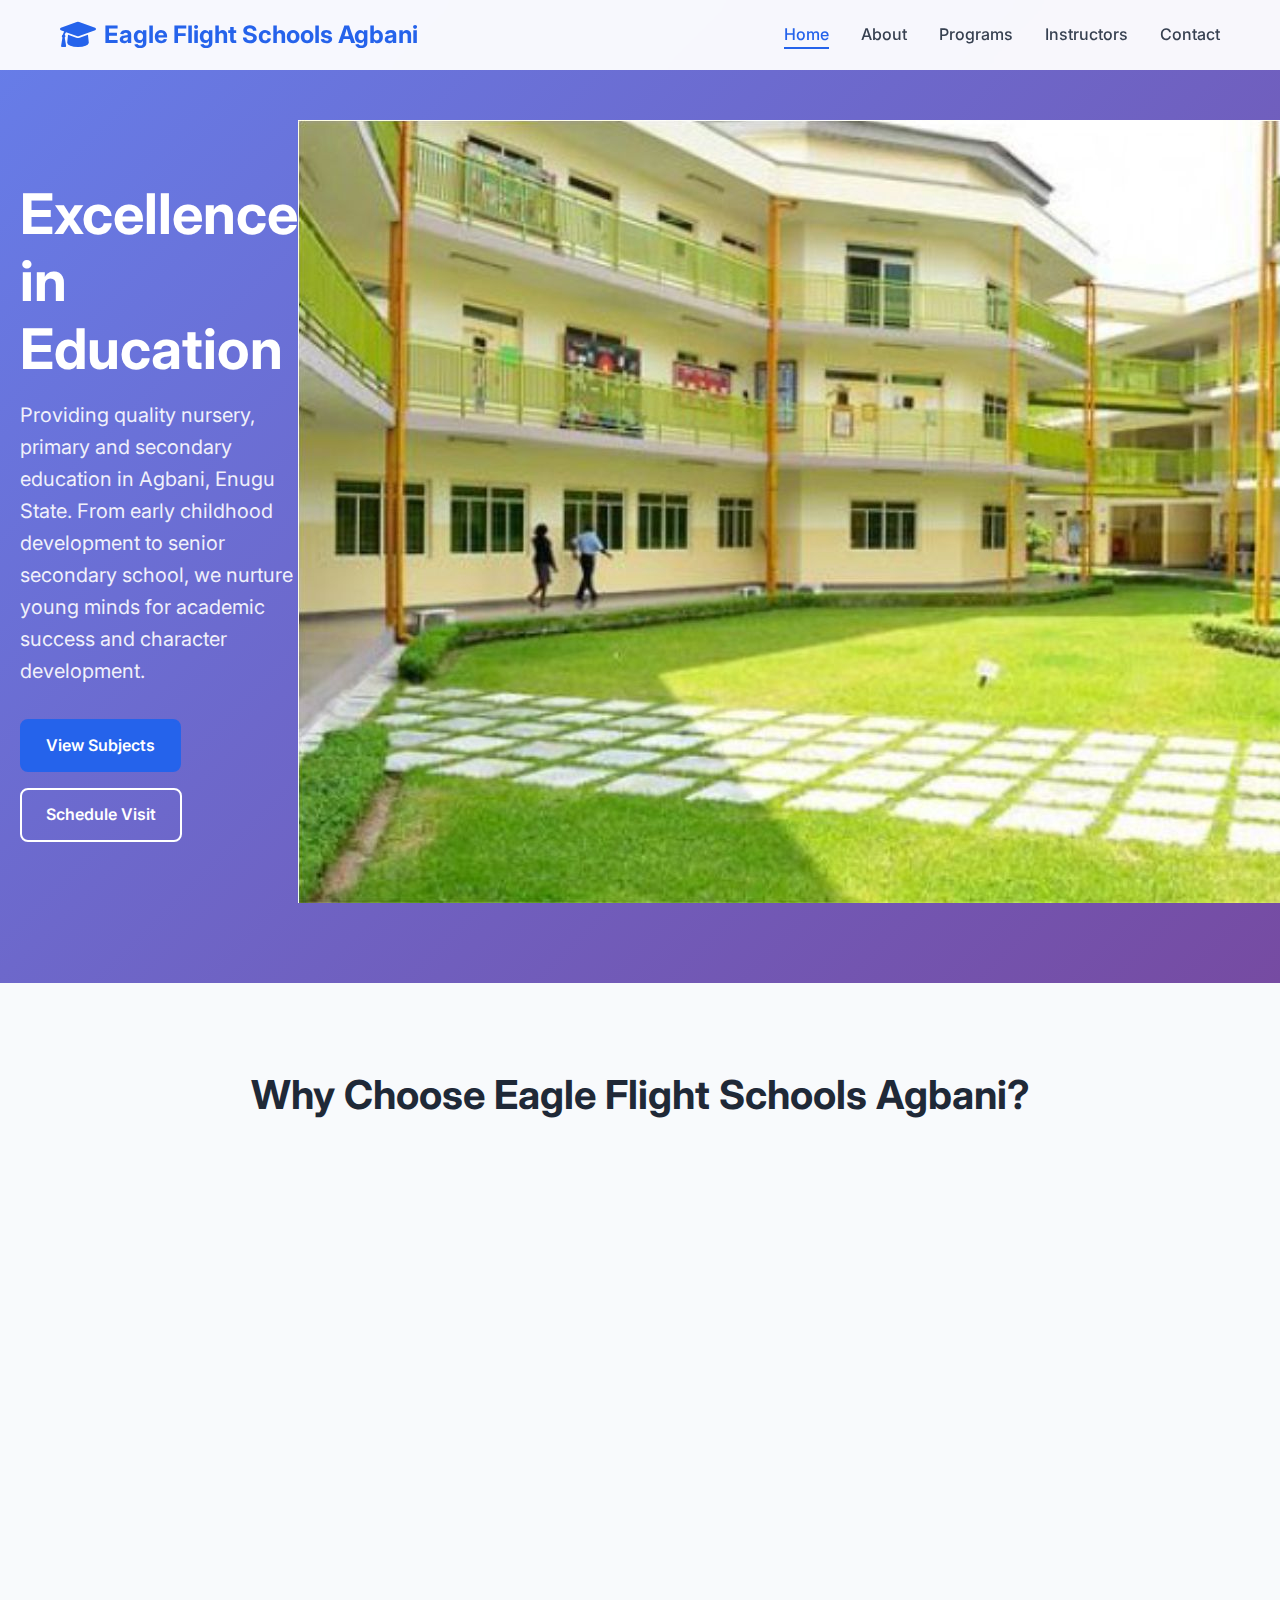
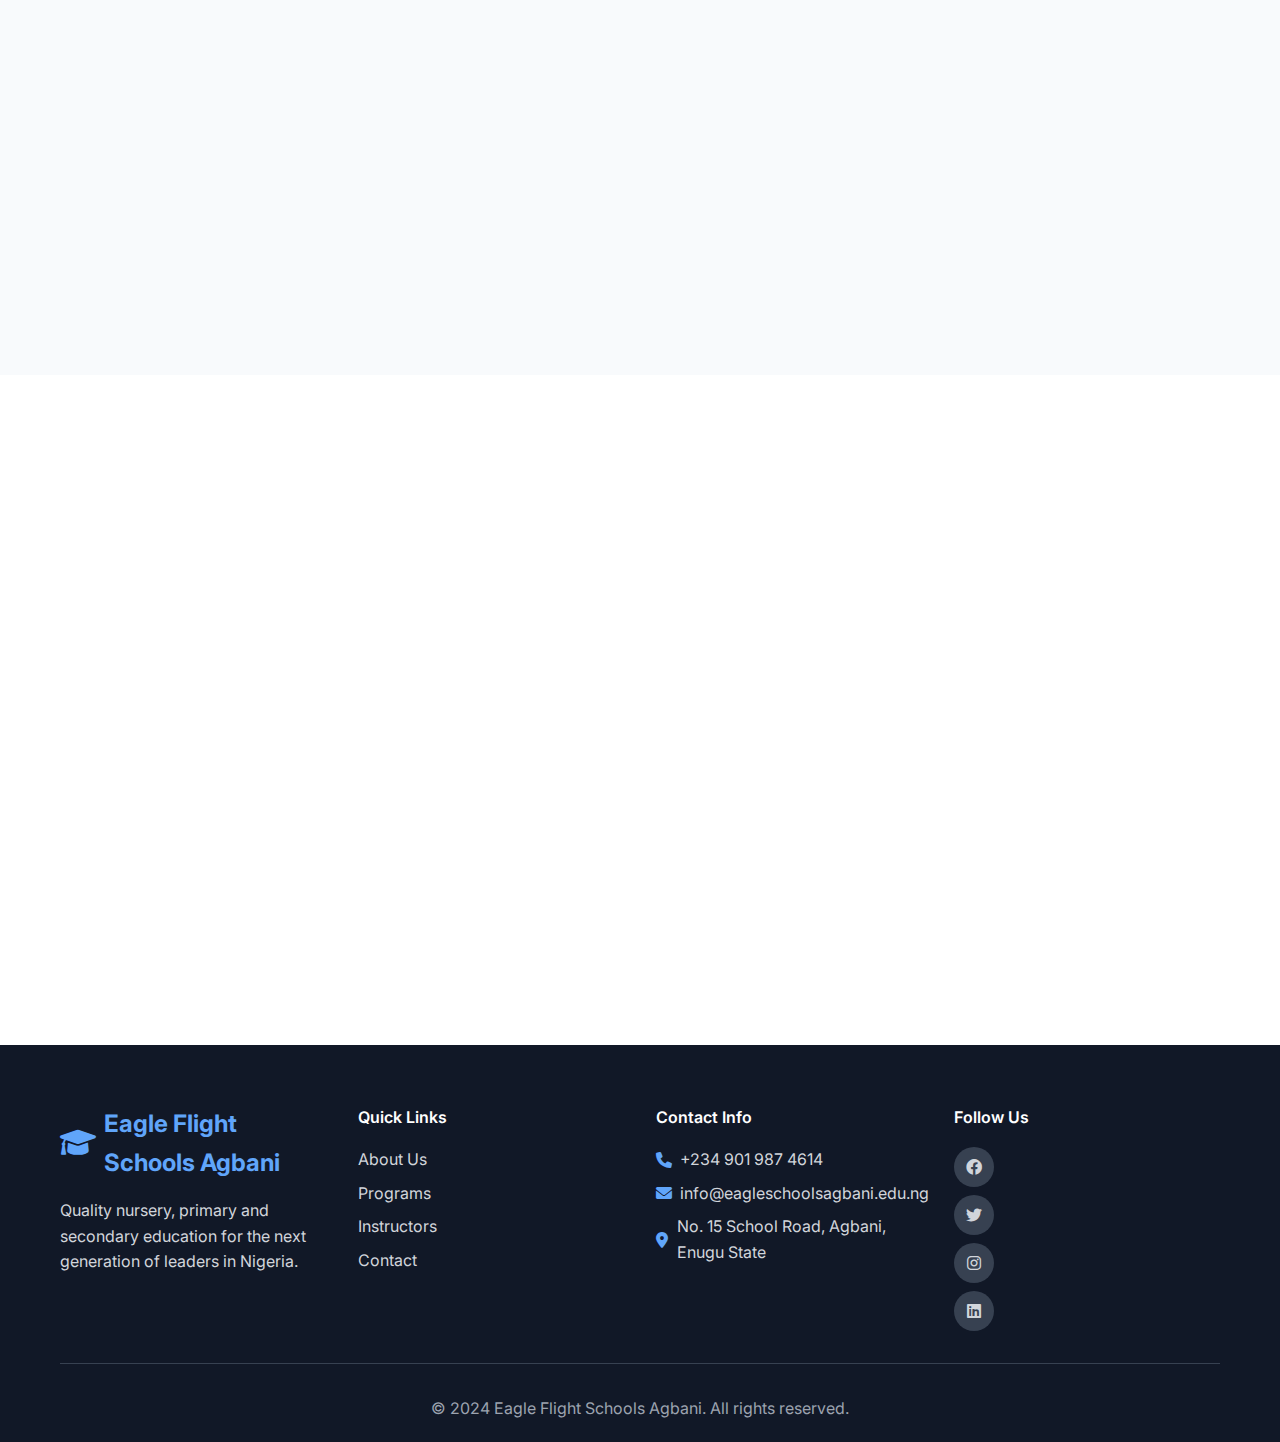
<file: index.html>
<!DOCTYPE html>
<html lang="en">
<head>
    <meta charset="UTF-8">
    <meta name="viewport" content="width=device-width, initial-scale=1.0">
    <title>Eagle Flight Schools Agbani - Nursery, Primary & Secondary Education</title>
    <meta name="description" content="Eagle Flight Schools Agbani offers quality nursery, primary and secondary education in Enugu State. Nurturing young minds for academic excellence and character development.">
    <link rel="stylesheet" href="styles.css">
    <link href="https://fonts.googleapis.com/css2?family=Inter:wght@300;400;500;600;700&display=swap" rel="stylesheet">
    <link rel="stylesheet" href="https://cdnjs.cloudflare.com/ajax/libs/font-awesome/6.0.0/css/all.min.css">
</head>
<body>
    <!-- Navigation -->
    <nav class="navbar">
        <div class="nav-container">
            <div class="nav-logo">
                <i class="fas fa-graduation-cap"></i>
                <span>Eagle Flight Schools Agbani</span>
            </div>
            <ul class="nav-menu">
                <li class="nav-item">
                    <a href="#home" class="nav-link active">Home</a>
                </li>
                <li class="nav-item">
                    <a href="about.html" class="nav-link">About</a>
                </li>
                <li class="nav-item">
                    <a href="programs.html" class="nav-link">Programs</a>
                </li>
                <li class="nav-item">
                    <a href="instructors.html" class="nav-link">Instructors</a>
                </li>
                <li class="nav-item">
                    <a href="contact.html" class="nav-link">Contact</a>
                </li>
            </ul>
            <div class="nav-toggle" id="mobile-menu">
                <span class="bar"></span>
                <span class="bar"></span>
                <span class="bar"></span>
            </div>
        </div>
    </nav>

    <!-- Hero Section -->
    <section id="home" class="hero">
        <div class="hero-content">
            <h1 class="hero-title">Excellence in Education</h1>
            <p class="hero-subtitle">Providing quality nursery, primary and secondary education in Agbani, Enugu State. From early childhood development to senior secondary school, we nurture young minds for academic success and character development.</p>
            <div class="hero-buttons">
                <a href="programs.html" class="btn btn-primary">View Subjects</a>
                <a href="contact.html" class="btn btn-secondary">Schedule Visit</a>
            </div>
        </div>
        <div class="hero-image">
            <img src="images/school-building.jpg" alt="Eagle Flight Schools Agbani - Main Building" class="hero-main-image">
        </div>
    </section>

    <!-- Features Section -->
    <section class="features">
        <div class="container">
            <h2 class="section-title">Why Choose Eagle Flight Schools Agbani?</h2>
            <div class="features-grid">
                <div class="feature-card">
                    <div class="feature-icon">
                        <i class="fas fa-graduation-cap"></i>
                    </div>
                    <h3>Expert Teachers</h3>
                    <p>Learn from qualified and experienced teachers dedicated to nurturing academic excellence and character development</p>
                </div>
                <div class="feature-card">
                    <div class="feature-icon">
                        <i class="fas fa-book"></i>
                    </div>
                    <h3>Modern Facilities</h3>
                    <p>Study in well-equipped classrooms with modern learning resources, laboratories, and educational technology</p>
                </div>
                <div class="feature-card">
                    <div class="feature-icon">
                        <i class="fas fa-certificate"></i>
                    </div>
                    <h3>Complete Education Levels</h3>
                    <p>From nursery through primary to secondary school (JSS1-SS3), we provide comprehensive education following Nigerian curriculum standards</p>
                </div>
                <div class="feature-card">
                    <div class="feature-icon">
                        <i class="fas fa-clock"></i>
                    </div>
                    <h3>Age-Appropriate Learning</h3>
                    <p>Tailored teaching methods for different age groups - from early childhood development to senior secondary preparation</p>
                </div>
            </div>
        </div>
    </section>

    <!-- Stats Section -->
    <section class="stats">
        <div class="container">
            <div class="stats-grid">
                <div class="stat-item">
                    <div class="stat-number">800+</div>
                    <div class="stat-label">Students Enrolled</div>
                </div>
                <div class="stat-item">
                    <div class="stat-number">20+</div>
                    <div class="stat-label">Years of Excellence</div>
                </div>
                <div class="stat-item">
                    <div class="stat-number">95%</div>
                    <div class="stat-label">WAEC Success Rate</div>
                </div>
                <div class="stat-item">
                    <div class="stat-number">45+</div>
                    <div class="stat-label">Qualified Teachers</div>
                </div>
            </div>
        </div>
    </section>

    <!-- CTA Section -->
    <section class="cta">
        <div class="container">
            <div class="cta-content">
                <h2>Ready to Give Your Child Quality Education?</h2>
                <p>Join hundreds of families who trust Eagle Flight Schools Agbani for their children's education from nursery to secondary school. Contact us today to secure your child's bright future.</p>
                <a href="contact.html" class="btn btn-primary btn-large">Enroll Today</a>
            </div>
        </div>
    </section>

    <!-- Footer -->
    <footer class="footer">
        <div class="container">
            <div class="footer-content">
                <div class="footer-section">
                    <div class="footer-logo">
                        <i class="fas fa-graduation-cap"></i>
                        <span>Eagle Flight Schools Agbani</span>
                    </div>
                    <p>Quality nursery, primary and secondary education for the next generation of leaders in Nigeria.</p>
                </div>
                <div class="footer-section">
                    <h4>Quick Links</h4>
                    <ul>
                        <li><a href="about.html">About Us</a></li>
                        <li><a href="programs.html">Programs</a></li>
                        <li><a href="instructors.html">Instructors</a></li>
                        <li><a href="contact.html">Contact</a></li>
                    </ul>
                </div>
                <div class="footer-section">
                    <h4>Contact Info</h4>
                    <div class="contact-info">
                        <p><i class="fas fa-phone"></i> +234 901 987 4614</p>
                        <p><i class="fas fa-envelope"></i> info@eagleschoolsagbani.edu.ng</p>
                        <p><i class="fas fa-map-marker-alt"></i> No. 15 School Road, Agbani, Enugu State</p>
                    </div>
                </div>
                <div class="footer-section">
                    <h4>Follow Us</h4>
                    <div class="social-links">
                        <a href="#"><i class="fab fa-facebook"></i></a>
                        <a href="#"><i class="fab fa-twitter"></i></a>
                        <a href="#"><i class="fab fa-instagram"></i></a>
                        <a href="#"><i class="fab fa-linkedin"></i></a>
                    </div>
                </div>
            </div>
            <div class="footer-bottom">
                <p>&copy; 2024 Eagle Flight Schools Agbani. All rights reserved.</p>
            </div>
        </div>
    </footer>

    <script src="script.js"></script>
</body>
</html>
</file>
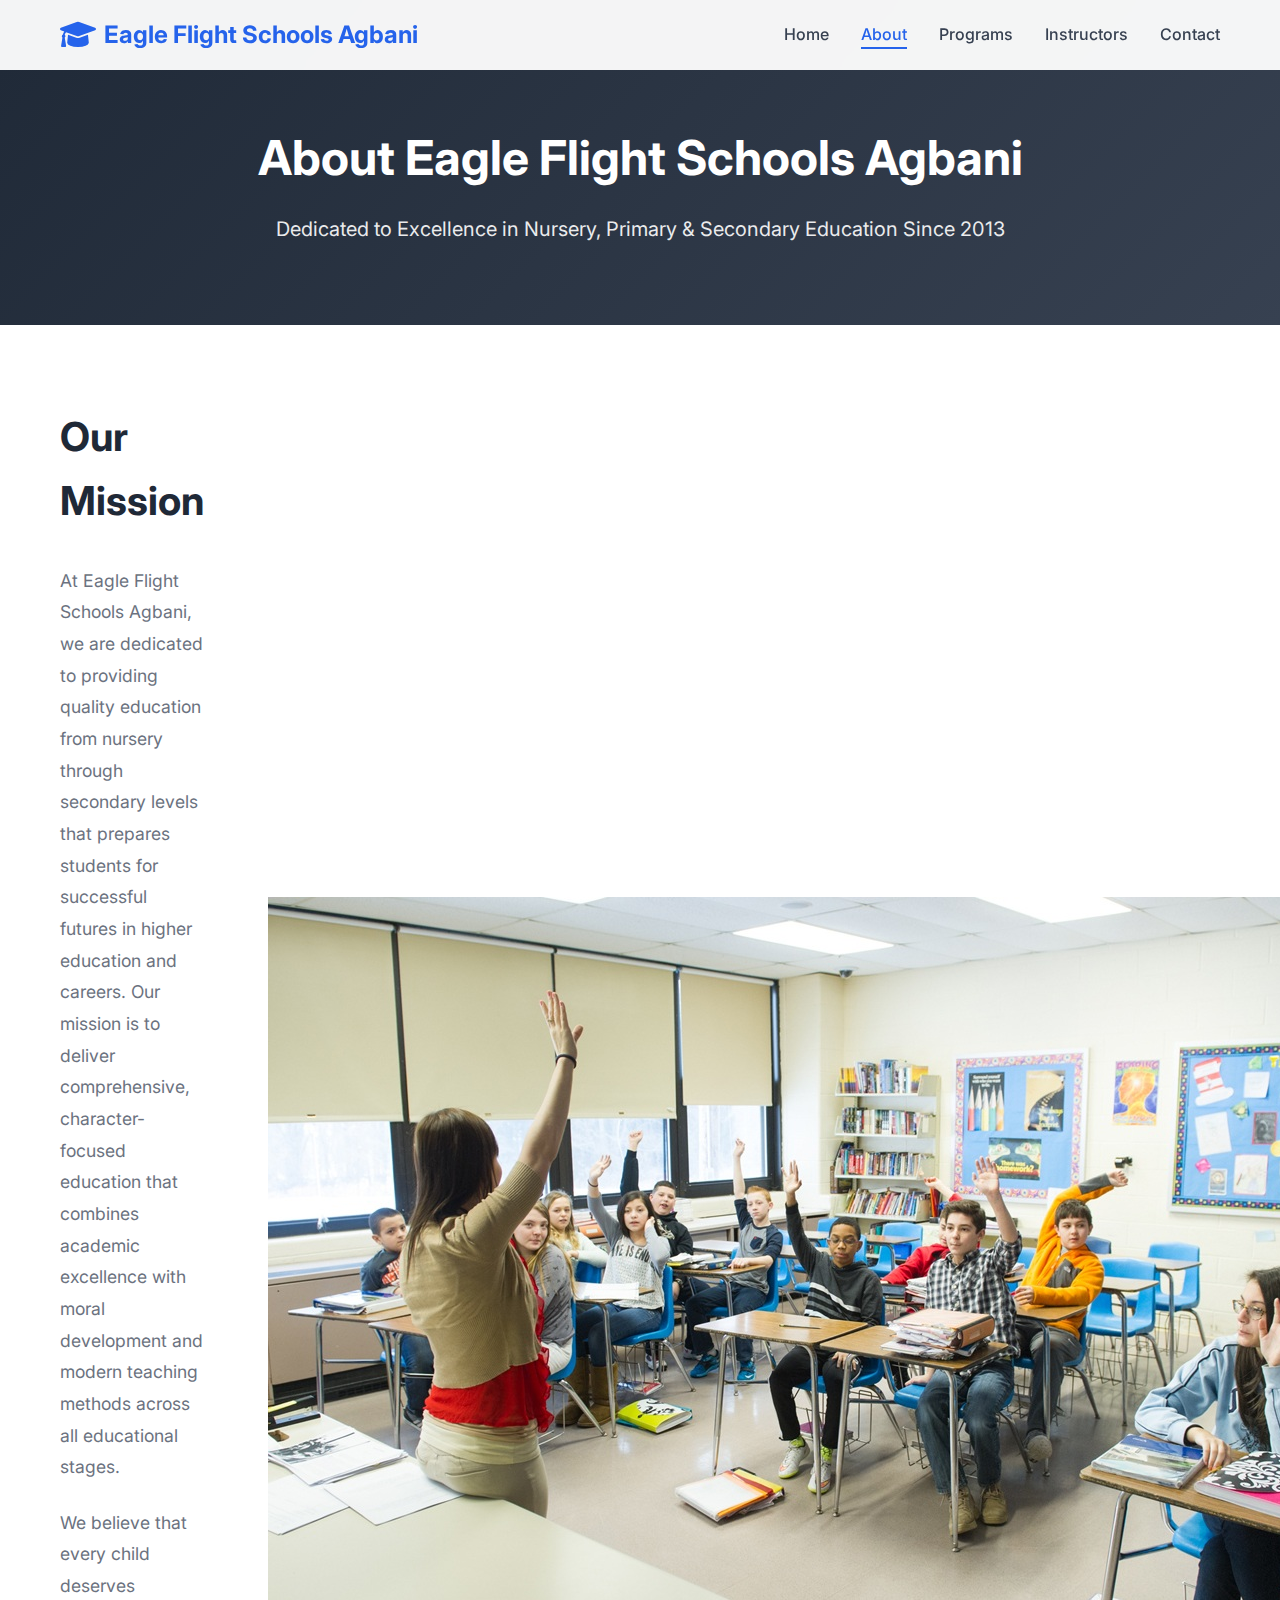
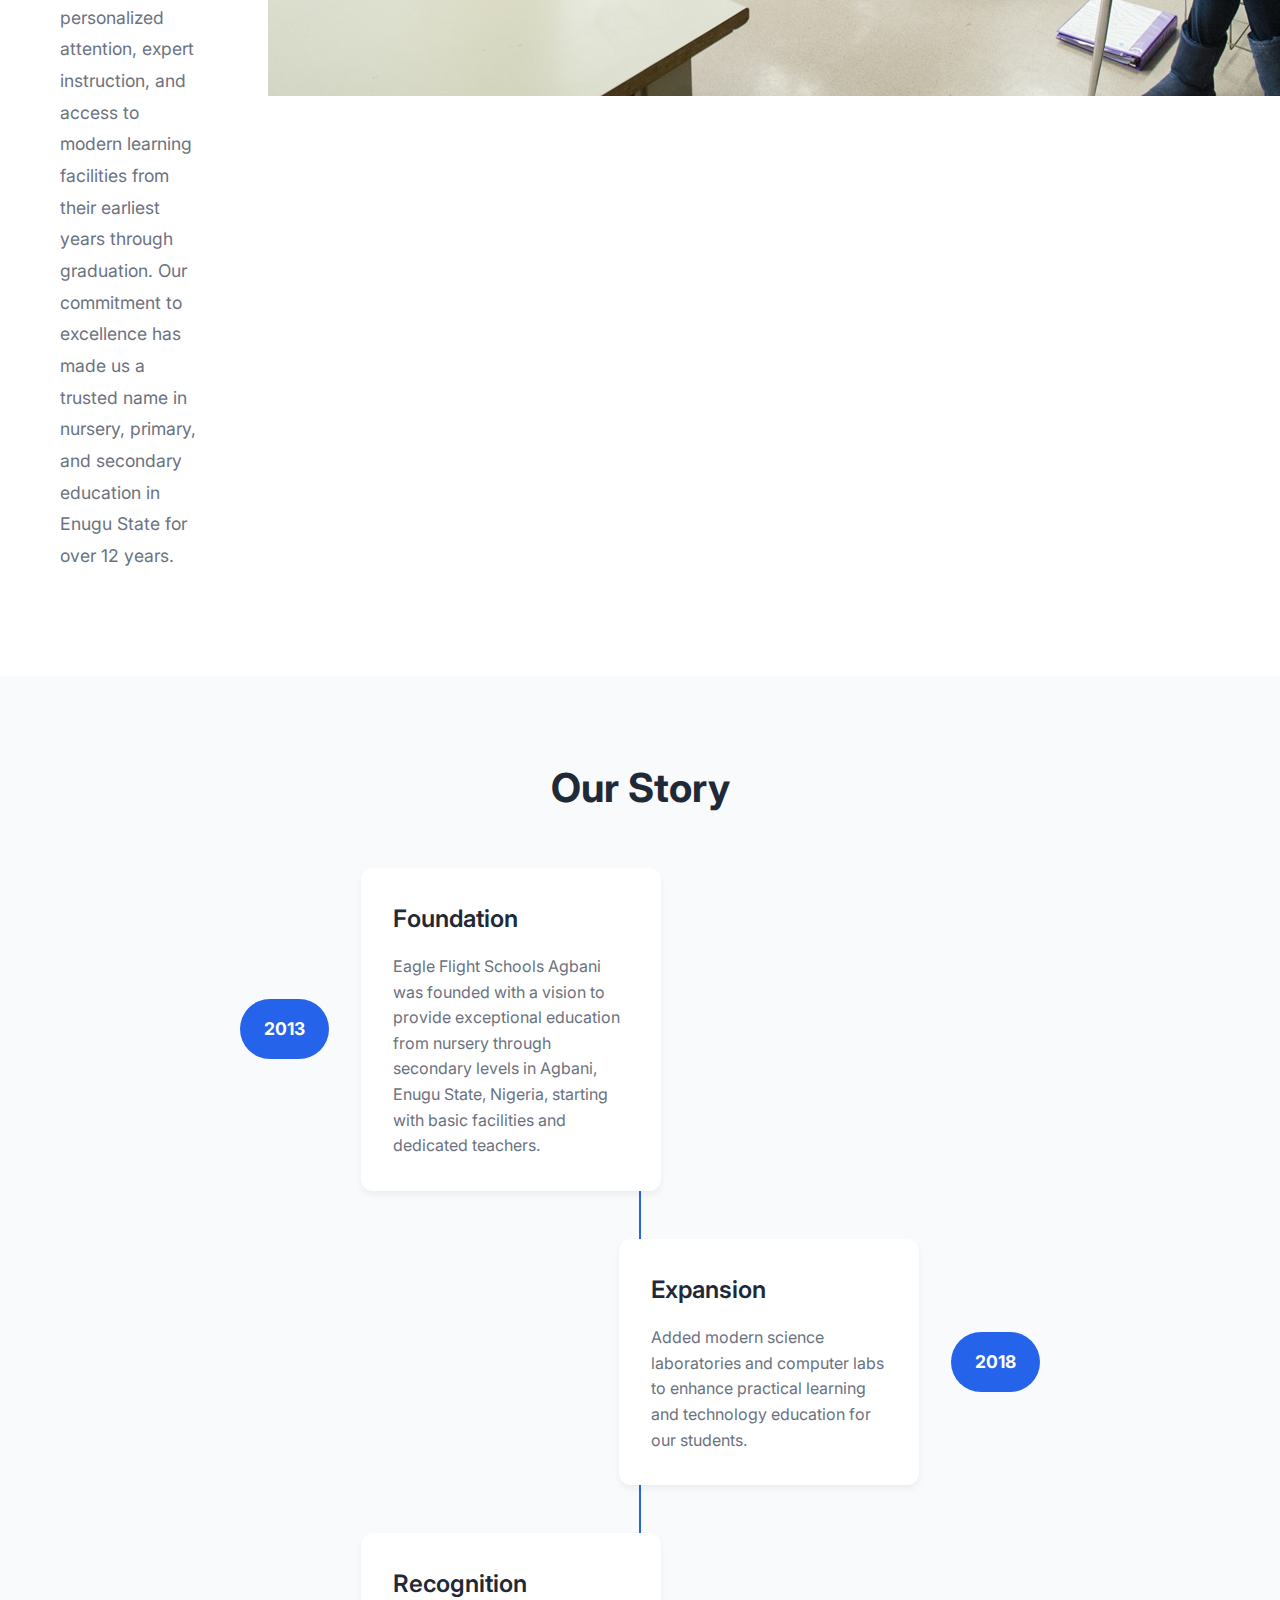
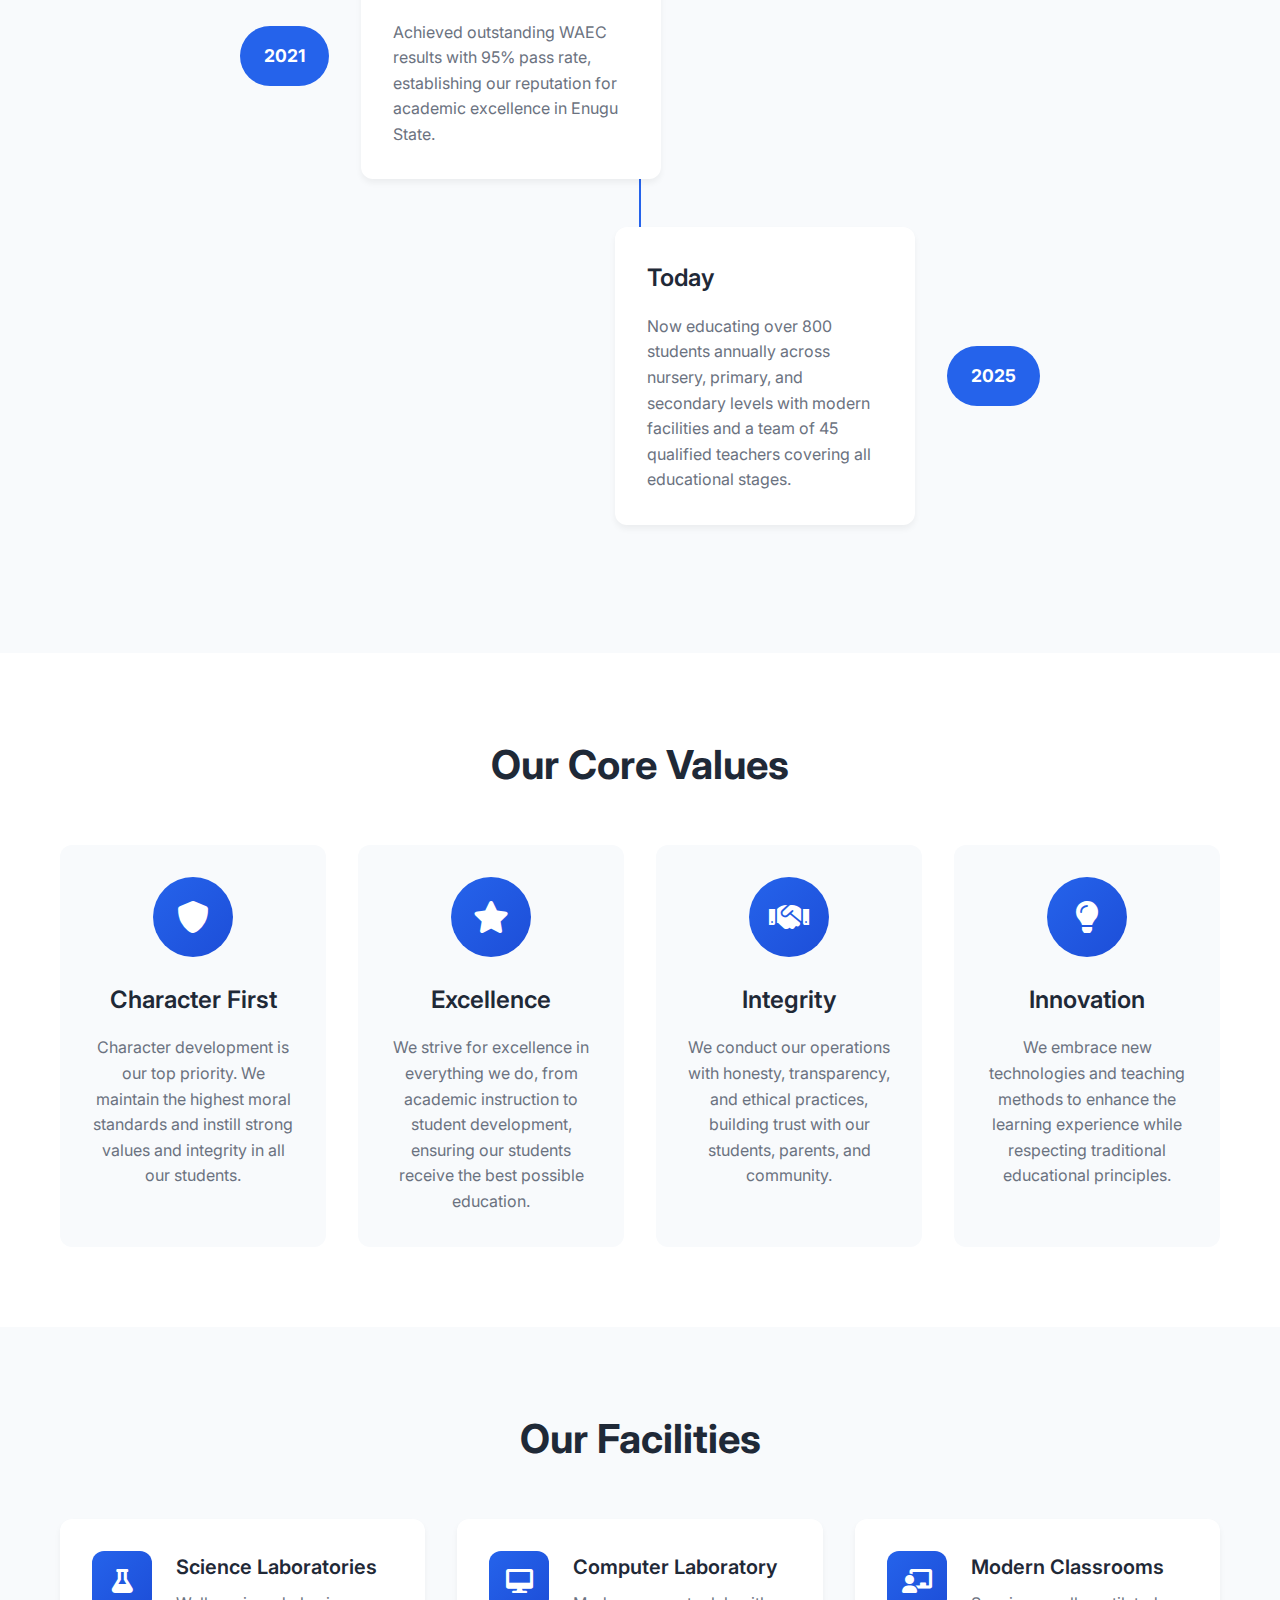
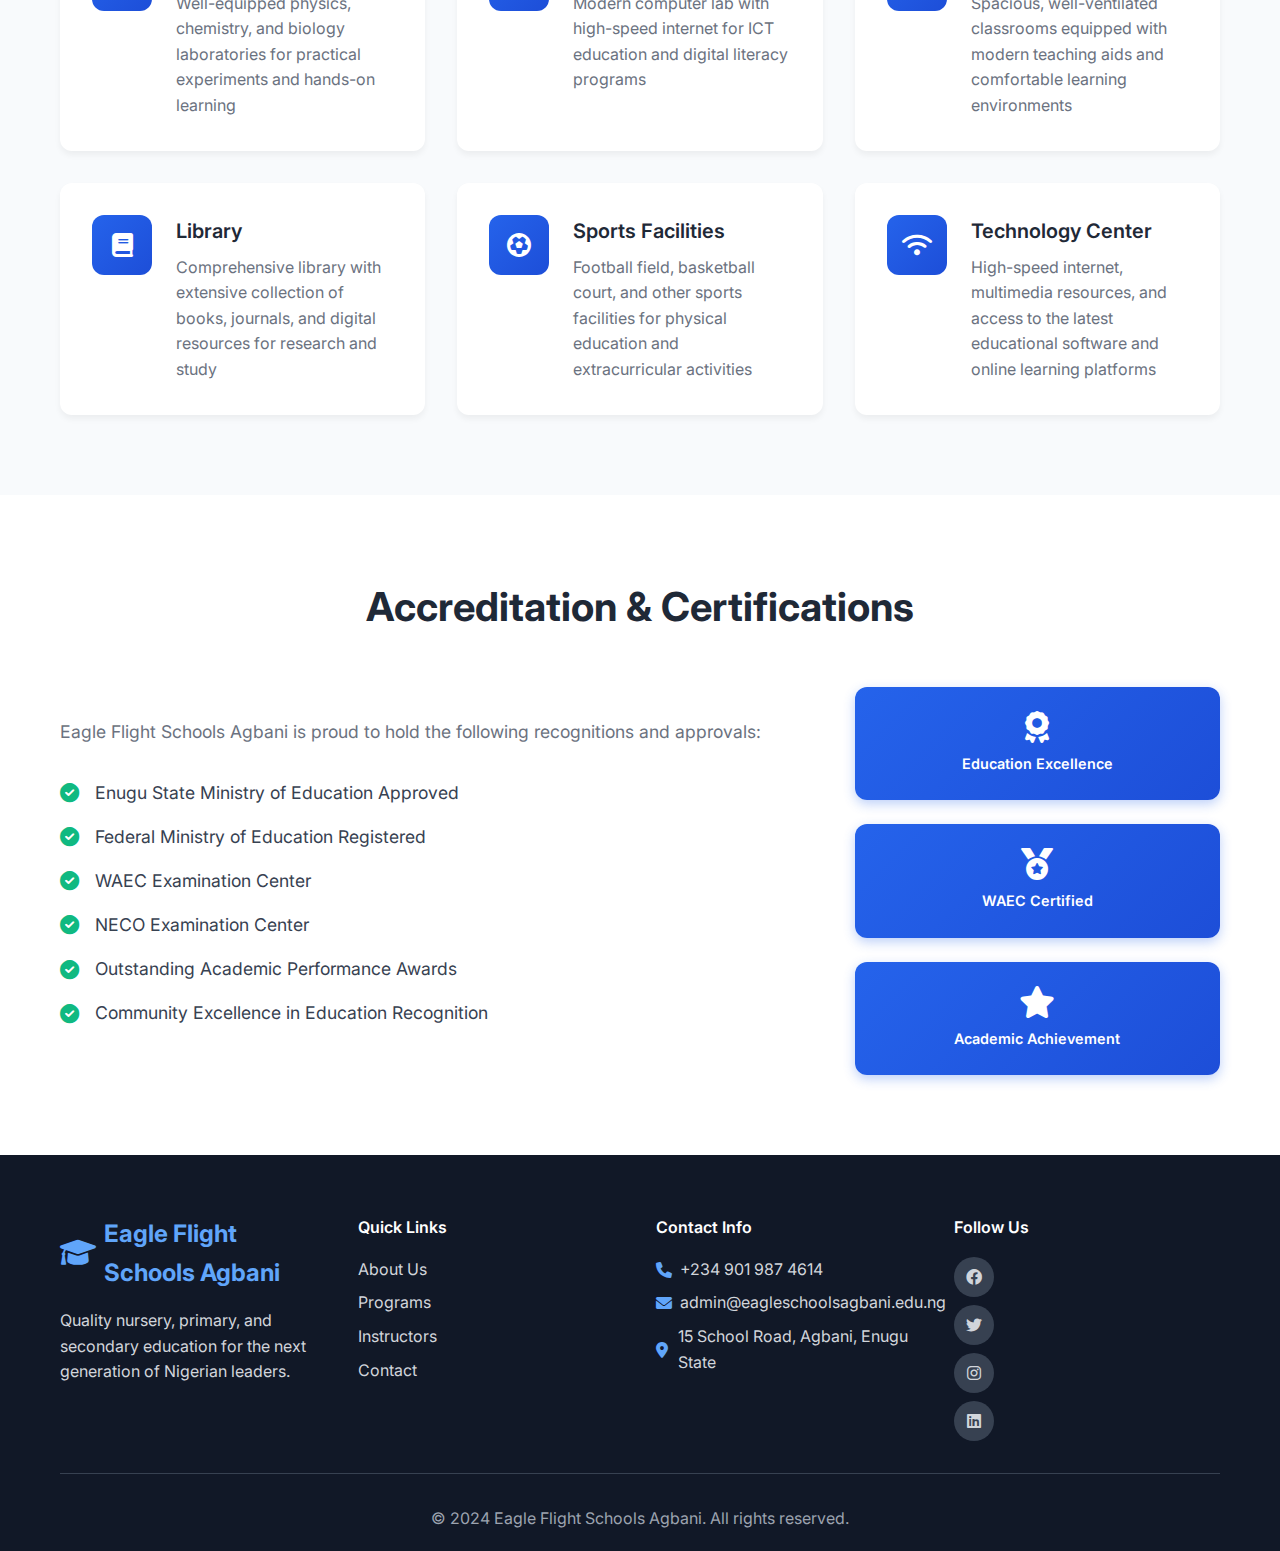
<file: about.html>
<!DOCTYPE html>
<html lang="en">
<head>
    <meta charset="UTF-8">
    <meta name="viewport" content="width=device-width, initial-scale=1.0">
    <title>About Us - Eagle Flight Schools Agbani</title>
    <meta name="description" content="Learn about Eagle Flight Schools Agbani's mission, history, and commitment to excellence in nursery, primary, and secondary education.">
    <link rel="stylesheet" href="styles.css">
    <link href="https://fonts.googleapis.com/css2?family=Inter:wght@300;400;500;600;700&display=swap" rel="stylesheet">
    <link rel="stylesheet" href="https://cdnjs.cloudflare.com/ajax/libs/font-awesome/6.0.0/css/all.min.css">
</head>
<body>
    <!-- Navigation -->
    <nav class="navbar">
        <div class="nav-container">
            <div class="nav-logo">
                <i class="fas fa-graduation-cap"></i>
                <span>Eagle Flight Schools Agbani</span>
            </div>
            <ul class="nav-menu">
                <li class="nav-item">
                    <a href="index.html" class="nav-link">Home</a>
                </li>
                <li class="nav-item">
                    <a href="about.html" class="nav-link active">About</a>
                </li>
                <li class="nav-item">
                    <a href="programs.html" class="nav-link">Programs</a>
                </li>
                <li class="nav-item">
                    <a href="instructors.html" class="nav-link">Instructors</a>
                </li>
                <li class="nav-item">
                    <a href="contact.html" class="nav-link">Contact</a>
                </li>
            </ul>
            <div class="nav-toggle" id="mobile-menu">
                <span class="bar"></span>
                <span class="bar"></span>
                <span class="bar"></span>
            </div>
        </div>
    </nav>

    <!-- Page Header -->
    <section class="page-header">
        <div class="container">
            <h1>About Eagle Flight Schools Agbani</h1>
            <p>Dedicated to Excellence in Nursery, Primary & Secondary Education Since 2013</p>
        </div>
    </section>

    <!-- Mission Section -->
    <section class="mission">
        <div class="container">
            <div class="mission-content">
                <div class="mission-text">
                    <h2>Our Mission</h2>
                    <p>At Eagle Flight Schools Agbani, we are dedicated to providing quality education from nursery through secondary levels that prepares students for successful futures in higher education and careers. Our mission is to deliver comprehensive, character-focused education that combines academic excellence with moral development and modern teaching methods across all educational stages.</p>
                    <p>We believe that every child deserves personalized attention, expert instruction, and access to modern learning facilities from their earliest years through graduation. Our commitment to excellence has made us a trusted name in nursery, primary, and secondary education in Enugu State for over 12 years.</p>
                </div>
                <div class="mission-image">
                    <img src="images/classroom.jpg" alt="Eagle Flight Schools Agbani - Modern Classroom" class="about-main-image">
                </div>
            </div>
        </div>
    </section>

    <!-- History Section -->
    <section class="history">
        <div class="container">
            <h2 class="section-title">Our Story</h2>
            <div class="timeline">
                <div class="timeline-item">
                    <div class="timeline-year">2013</div>
                    <div class="timeline-content">
                        <h3>Foundation</h3>
                        <p>Eagle Flight Schools Agbani was founded with a vision to provide exceptional education from nursery through secondary levels in Agbani, Enugu State, Nigeria, starting with basic facilities and dedicated teachers.</p>
                    </div>
                </div>
                <div class="timeline-item">
                    <div class="timeline-year">2018</div>
                    <div class="timeline-content">
                        <h3>Expansion</h3>
                        <p>Added modern science laboratories and computer labs to enhance practical learning and technology education for our students.</p>
                    </div>
                </div>
                <div class="timeline-item">
                    <div class="timeline-year">2021</div>
                    <div class="timeline-content">
                        <h3>Recognition</h3>
                        <p>Achieved outstanding WAEC results with 95% pass rate, establishing our reputation for academic excellence in Enugu State.</p>
                    </div>
                </div>
                <div class="timeline-item">
                    <div class="timeline-year">2025</div>
                    <div class="timeline-content">
                        <h3>Today</h3>
                        <p>Now educating over 800 students annually across nursery, primary, and secondary levels with modern facilities and a team of 45 qualified teachers covering all educational stages.</p>
                    </div>
                </div>
            </div>
        </div>
    </section>

    <!-- Values Section -->
    <section class="values">
        <div class="container">
            <h2 class="section-title">Our Core Values</h2>
            <div class="values-grid">
                <div class="value-card">
                    <div class="value-icon">
                        <i class="fas fa-shield-alt"></i>
                    </div>
                    <h3>Character First</h3>
                    <p>Character development is our top priority. We maintain the highest moral standards and instill strong values and integrity in all our students.</p>
                </div>
                <div class="value-card">
                    <div class="value-icon">
                        <i class="fas fa-star"></i>
                    </div>
                    <h3>Excellence</h3>
                    <p>We strive for excellence in everything we do, from academic instruction to student development, ensuring our students receive the best possible education.</p>
                </div>
                <div class="value-card">
                    <div class="value-icon">
                        <i class="fas fa-handshake"></i>
                    </div>
                    <h3>Integrity</h3>
                    <p>We conduct our operations with honesty, transparency, and ethical practices, building trust with our students, parents, and community.</p>
                </div>
                <div class="value-card">
                    <div class="value-icon">
                        <i class="fas fa-lightbulb"></i>
                    </div>
                    <h3>Innovation</h3>
                    <p>We embrace new technologies and teaching methods to enhance the learning experience while respecting traditional educational principles.</p>
                </div>
            </div>
        </div>
    </section>

    <!-- Facilities Section -->
    <section class="facilities">
        <div class="container">
            <h2 class="section-title">Our Facilities</h2>
            <div class="facilities-content">
                <div class="facility-item">
                    <div class="facility-icon">
                        <i class="fas fa-flask"></i>
                    </div>
                    <div class="facility-info">
                        <h3>Science Laboratories</h3>
                        <p>Well-equipped physics, chemistry, and biology laboratories for practical experiments and hands-on learning</p>
                    </div>
                </div>
                <div class="facility-item">
                    <div class="facility-icon">
                        <i class="fas fa-desktop"></i>
                    </div>
                    <div class="facility-info">
                        <h3>Computer Laboratory</h3>
                        <p>Modern computer lab with high-speed internet for ICT education and digital literacy programs</p>
                    </div>
                </div>
                <div class="facility-item">
                    <div class="facility-icon">
                        <i class="fas fa-chalkboard-teacher"></i>
                    </div>
                    <div class="facility-info">
                        <h3>Modern Classrooms</h3>
                        <p>Spacious, well-ventilated classrooms equipped with modern teaching aids and comfortable learning environments</p>
                    </div>
                </div>
                <div class="facility-item">
                    <div class="facility-icon">
                        <i class="fas fa-book"></i>
                    </div>
                    <div class="facility-info">
                        <h3>Library</h3>
                        <p>Comprehensive library with extensive collection of books, journals, and digital resources for research and study</p>
                    </div>
                </div>
                <div class="facility-item">
                    <div class="facility-icon">
                        <i class="fas fa-futbol"></i>
                    </div>
                    <div class="facility-info">
                        <h3>Sports Facilities</h3>
                        <p>Football field, basketball court, and other sports facilities for physical education and extracurricular activities</p>
                    </div>
                </div>
                <div class="facility-item">
                    <div class="facility-icon">
                        <i class="fas fa-wifi"></i>
                    </div>
                    <div class="facility-info">
                        <h3>Technology Center</h3>
                        <p>High-speed internet, multimedia resources, and access to the latest educational software and online learning platforms</p>
                    </div>
                </div>
            </div>
        </div>
    </section>

    <!-- Accreditation Section -->
    <section class="accreditation">
        <div class="container">
            <h2 class="section-title">Accreditation & Certifications</h2>
            <div class="accreditation-content">
                <div class="accreditation-text">
                    <p>Eagle Flight Schools Agbani is proud to hold the following recognitions and approvals:</p>
                    <ul class="accreditation-list">
                        <li><i class="fas fa-check-circle"></i> Enugu State Ministry of Education Approved</li>
                        <li><i class="fas fa-check-circle"></i> Federal Ministry of Education Registered</li>
                        <li><i class="fas fa-check-circle"></i> WAEC Examination Center</li>
                        <li><i class="fas fa-check-circle"></i> NECO Examination Center</li>
                        <li><i class="fas fa-check-circle"></i> Outstanding Academic Performance Awards</li>
                        <li><i class="fas fa-check-circle"></i> Community Excellence in Education Recognition</li>
                    </ul>
                </div>
                <div class="accreditation-badges">
                    <div class="badge">
                        <i class="fas fa-award"></i>
                        <span>Education Excellence</span>
                    </div>
                    <div class="badge">
                        <i class="fas fa-medal"></i>
                        <span>WAEC Certified</span>
                    </div>
                    <div class="badge">
                        <i class="fas fa-star"></i>
                        <span>Academic Achievement</span>
                    </div>
                </div>
            </div>
        </div>
    </section>

    <!-- Footer -->
    <footer class="footer">
        <div class="container">
            <div class="footer-content">
                <div class="footer-section">
                    <div class="footer-logo">
                        <i class="fas fa-graduation-cap"></i>
                        <span>Eagle Flight Schools Agbani</span>
                    </div>
                    <p>Quality nursery, primary, and secondary education for the next generation of Nigerian leaders.</p>
                </div>
                <div class="footer-section">
                    <h4>Quick Links</h4>
                    <ul>
                        <li><a href="about.html">About Us</a></li>
                        <li><a href="programs.html">Programs</a></li>
                        <li><a href="instructors.html">Instructors</a></li>
                        <li><a href="contact.html">Contact</a></li>
                    </ul>
                </div>
                <div class="footer-section">
                    <h4>Contact Info</h4>
                    <div class="contact-info">
                        <p><i class="fas fa-phone"></i> +234 901 987 4614</p>
                        <p><i class="fas fa-envelope"></i> admin@eagleschoolsagbani.edu.ng</p>
                        <p><i class="fas fa-map-marker-alt"></i> 15 School Road, Agbani, Enugu State</p>
                    </div>
                </div>
                <div class="footer-section">
                    <h4>Follow Us</h4>
                    <div class="social-links">
                        <a href="#"><i class="fab fa-facebook"></i></a>
                        <a href="#"><i class="fab fa-twitter"></i></a>
                        <a href="#"><i class="fab fa-instagram"></i></a>
                        <a href="#"><i class="fab fa-linkedin"></i></a>
                    </div>
                </div>
            </div>
            <div class="footer-bottom">
                <p>&copy; 2024 Eagle Flight Schools Agbani. All rights reserved.</p>
            </div>
        </div>
    </footer>

    <script src="script.js"></script>
</body>
</html>
</file>
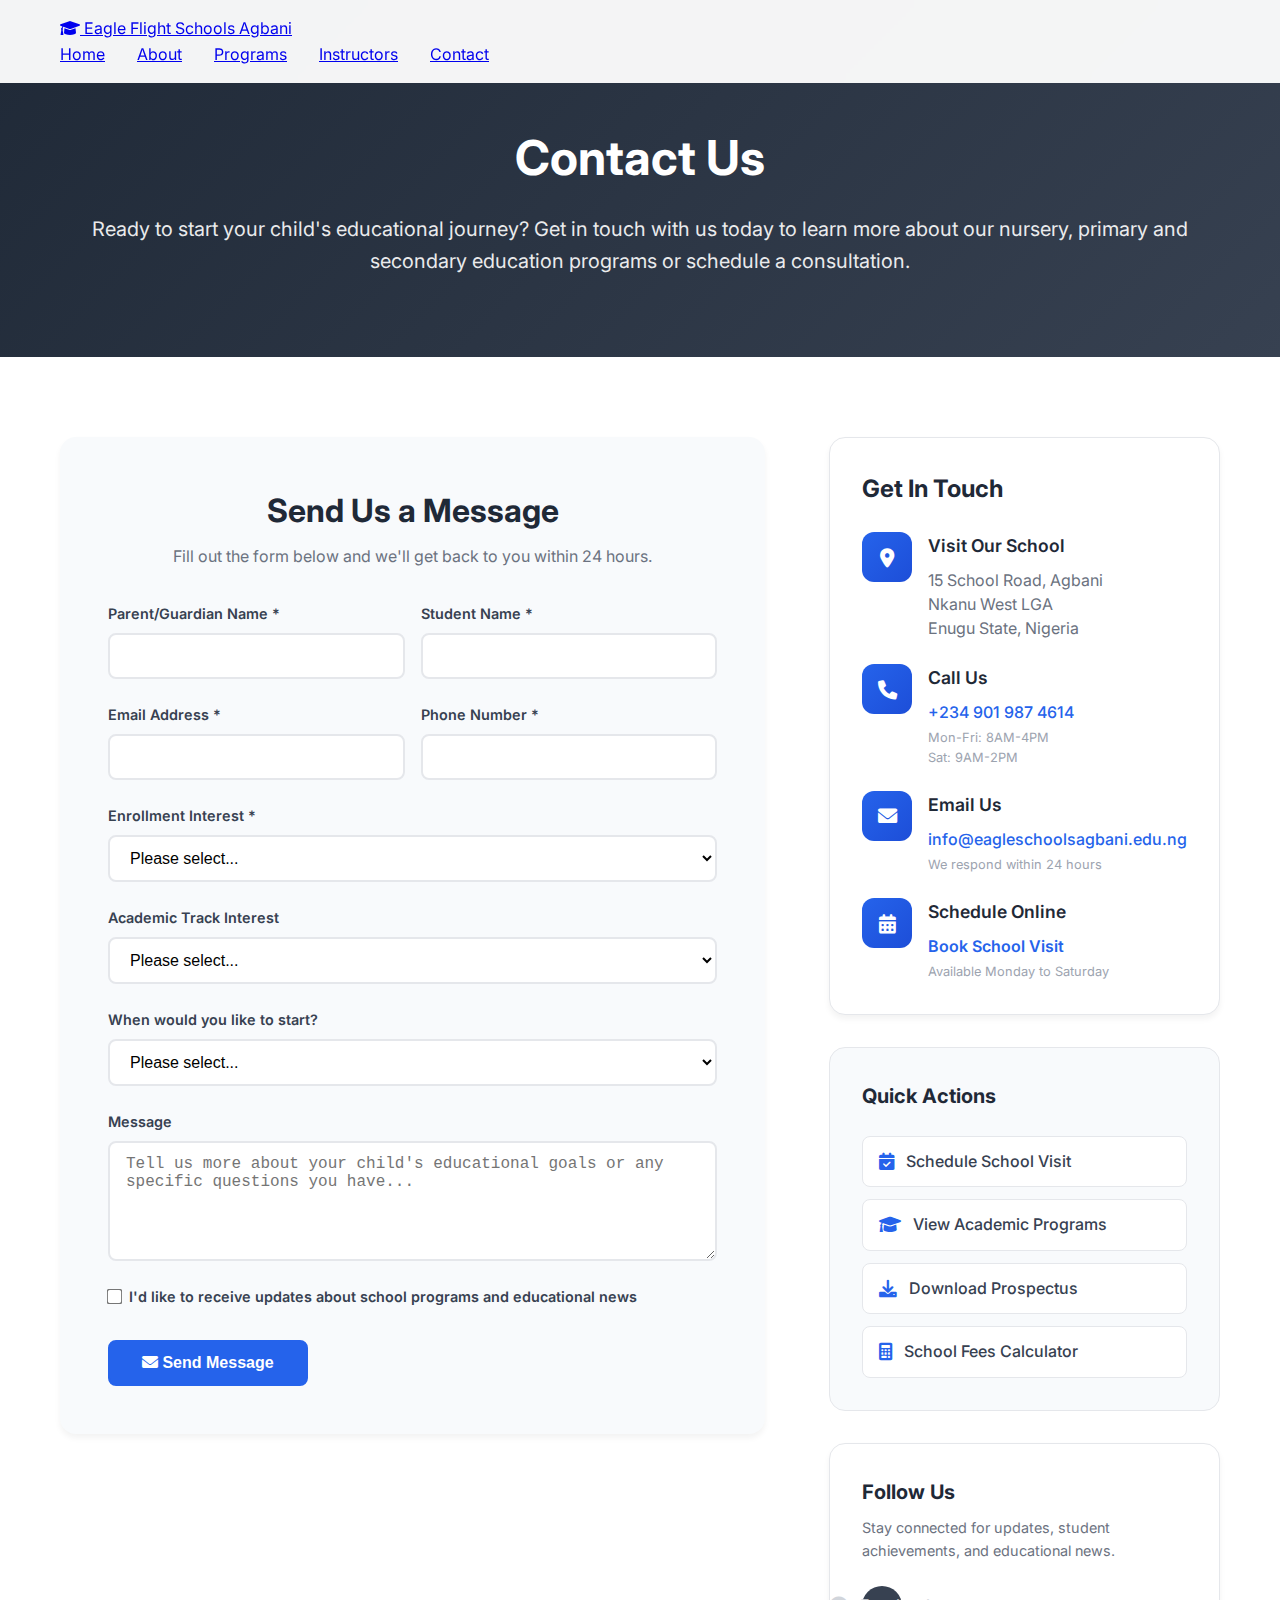
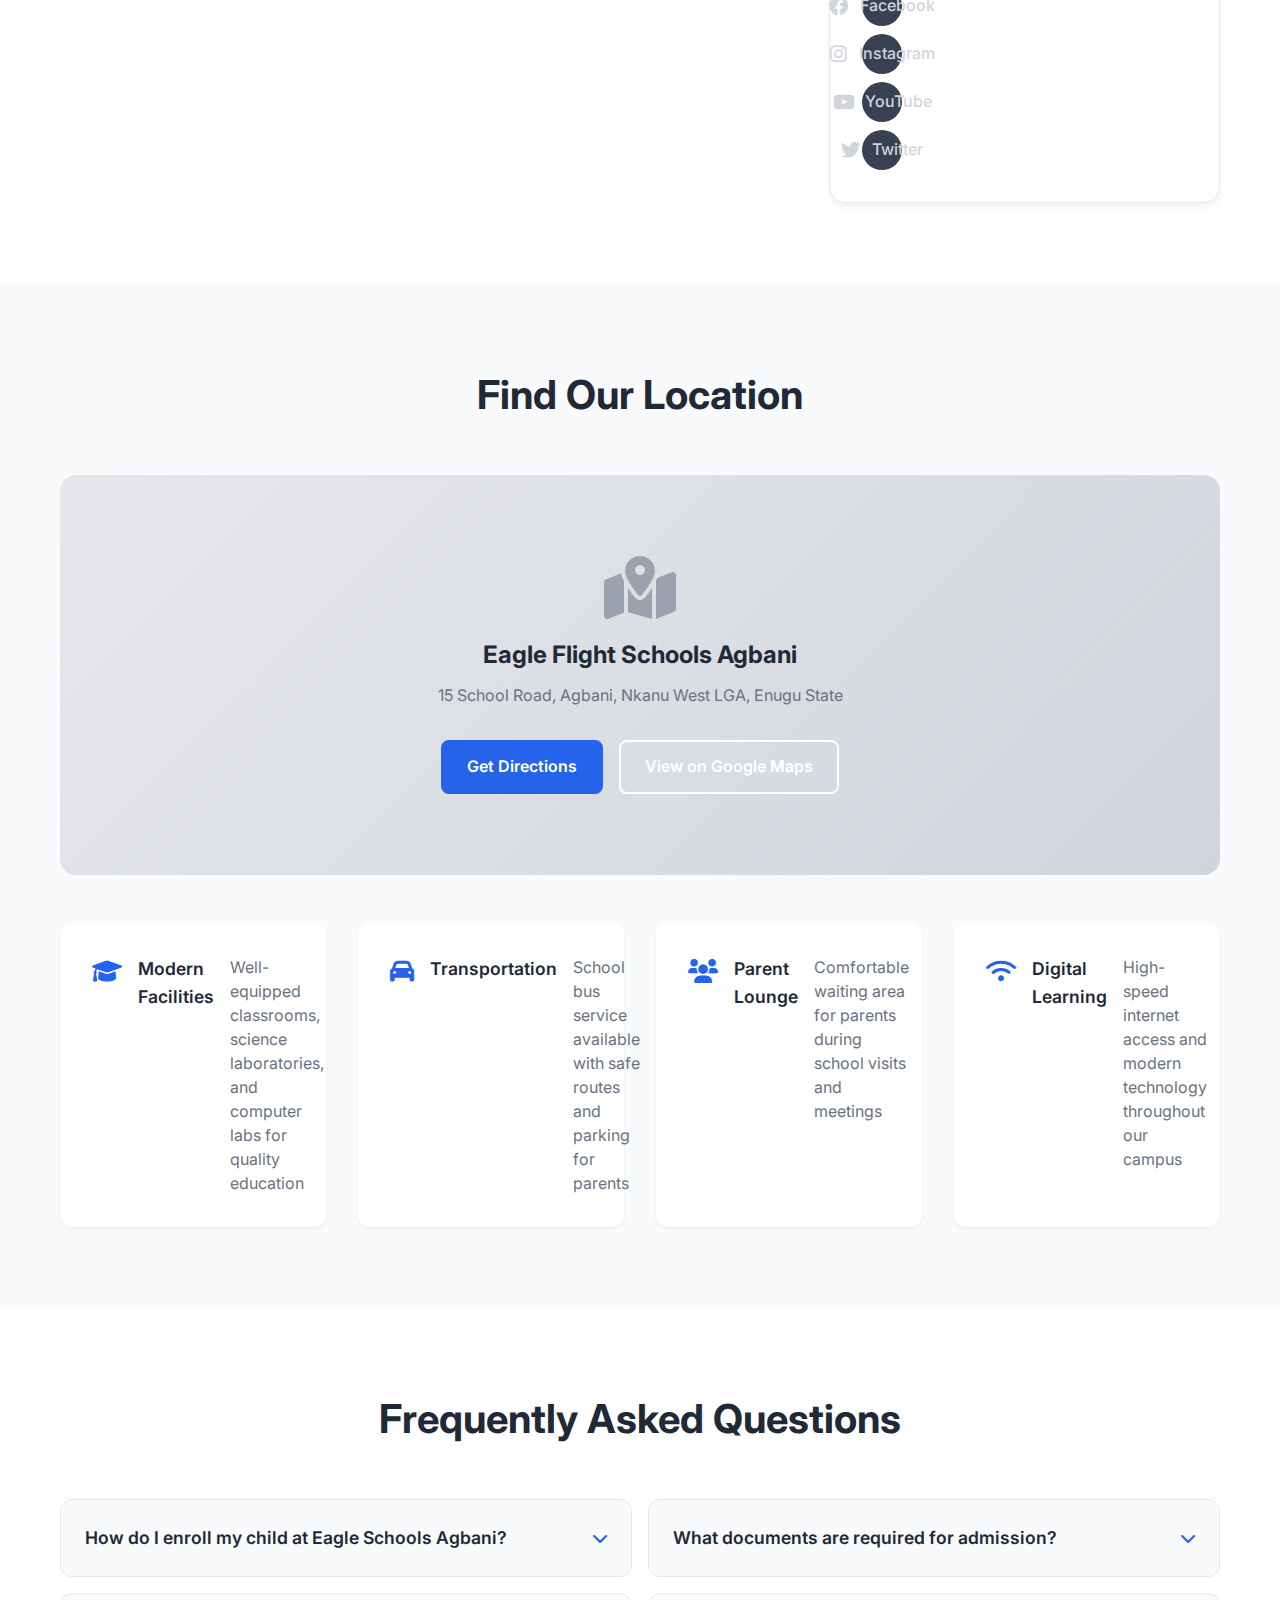
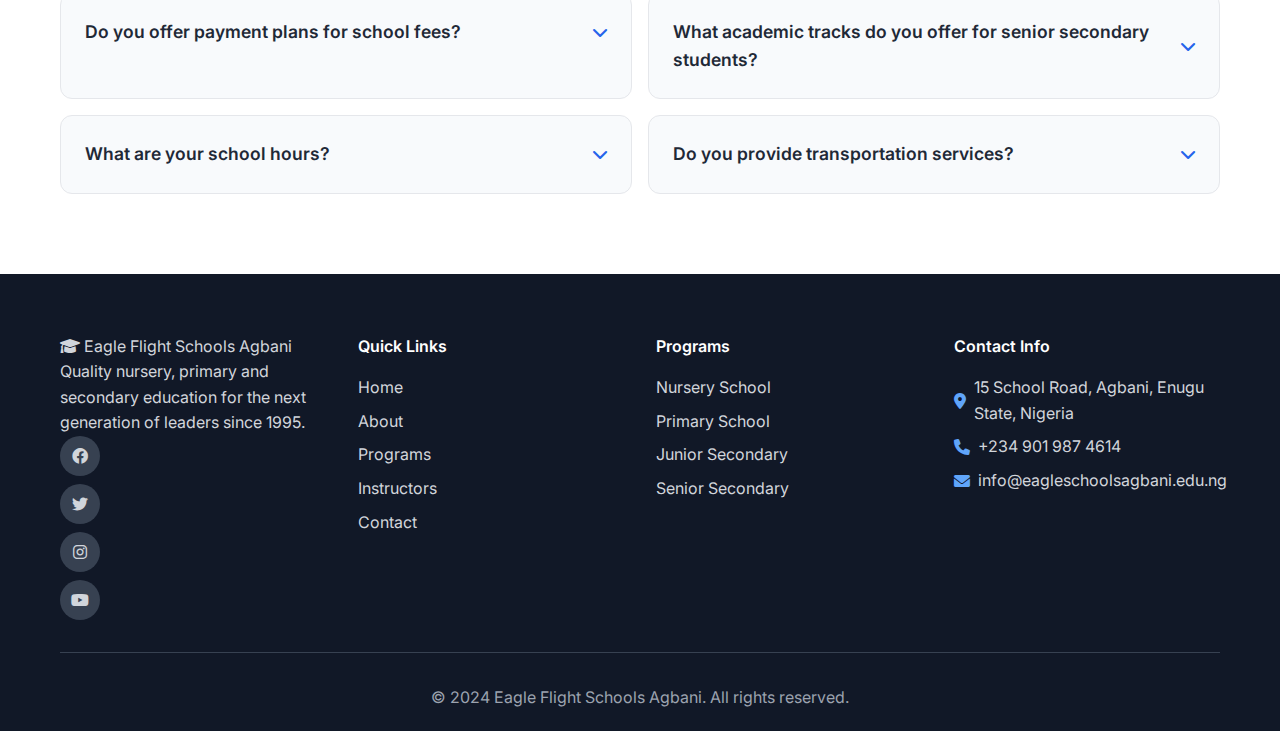
<file: contact.html>
<!DOCTYPE html>
<html lang="en">
<head>
    <meta charset="UTF-8">
    <meta name="viewport" content="width=device-width, initial-scale=1.0">
    <title>Contact Us - Eagle Flight Schools Agbani</title>
    <meta name="description" content="Contact Eagle Flight Schools Agbani for nursery, primary and secondary school enrollment information, schedule a consultation, or visit our facilities. Quality education programs available.">
    <link rel="stylesheet" href="styles.css">
    <link href="https://fonts.googleapis.com/css2?family=Inter:wght@300;400;500;600;700&display=swap" rel="stylesheet">
    <link rel="stylesheet" href="https://cdnjs.cloudflare.com/ajax/libs/font-awesome/6.0.0/css/all.min.css">
</head>
<body>
    <!-- Navigation -->
    <nav class="navbar">
        <div class="container">
            <div class="nav-brand">
                <a href="index.html">
                    <i class="fas fa-graduation-cap"></i>
                    <span>Eagle Flight Schools Agbani</span>
                </a>
            </div>
            <ul class="nav-menu">
                <li><a href="index.html">Home</a></li>
                <li><a href="about.html">About</a></li>
                <li><a href="programs.html">Programs</a></li>
                <li><a href="instructors.html">Instructors</a></li>
                <li><a href="contact.html" class="active">Contact</a></li>
            </ul>
            <div class="nav-toggle" id="mobile-menu">
                <span class="bar"></span>
                <span class="bar"></span>
                <span class="bar"></span>
            </div>
        </div>
    </nav>

    <!-- Page Header -->
    <section class="page-header">
        <div class="container">
            <div class="page-header-content">
                <h1>Contact Us</h1>
                <p>Ready to start your child's educational journey? Get in touch with us today to learn more about our nursery, primary and secondary education programs or schedule a consultation.</p>
            </div>
        </div>
    </section>

    <!-- Contact Section -->
    <section class="contact-section">
        <div class="container">
            <div class="contact-content">
                <!-- Contact Form -->
                <div class="contact-form-container">
                    <div class="form-header">
                        <h2>Send Us a Message</h2>
                        <p>Fill out the form below and we'll get back to you within 24 hours.</p>
                    </div>
                    
                    <form class="contact-form" id="contactForm">
                        <div class="form-row">
                            <div class="form-group">
                                <label for="firstName">Parent/Guardian Name *</label>
                                <input type="text" id="firstName" name="firstName" required>
                                <span class="error-message"></span>
                            </div>
                            <div class="form-group">
                                <label for="lastName">Student Name *</label>
                                <input type="text" id="lastName" name="lastName" required>
                                <span class="error-message"></span>
                            </div>
                        </div>
                        
                        <div class="form-row">
                            <div class="form-group">
                                <label for="email">Email Address *</label>
                                <input type="email" id="email" name="email" required>
                                <span class="error-message"></span>
                            </div>
                            <div class="form-group">
                                <label for="phone">Phone Number *</label>
                                <input type="tel" id="phone" name="phone" required>
                                <span class="error-message"></span>
                            </div>
                        </div>
                        
                        <div class="form-group">
                            <label for="interest">Enrollment Interest *</label>
                            <select id="interest" name="interest" required>
                                <option value="">Please select...</option>
                                <option value="nursery1">Nursery 1</option>
                                <option value="nursery2">Nursery 2</option>
                                <option value="reception">Reception Class</option>
                                <option value="primary1">Primary 1</option>
                                <option value="primary2">Primary 2</option>
                                <option value="primary3">Primary 3</option>
                                <option value="primary4">Primary 4</option>
                                <option value="primary5">Primary 5</option>
                                <option value="primary6">Primary 6</option>
                                <option value="jss1">JSS 1 (Junior Secondary 1)</option>
                                <option value="jss2">JSS 2 (Junior Secondary 2)</option>
                                <option value="jss3">JSS 3 (Junior Secondary 3)</option>
                                <option value="ss1">SS 1 (Senior Secondary 1)</option>
                                <option value="ss2">SS 2 (Senior Secondary 2)</option>
                                <option value="ss3">SS 3 (Senior Secondary 3)</option>
                                <option value="transfer">Transfer Student</option>
                                <option value="other">Other</option>
                            </select>
                            <span class="error-message"></span>
                        </div>
                        
                        <div class="form-group">
                            <label for="experience">Academic Track Interest</label>
                            <select id="experience" name="experience">
                                <option value="">Please select...</option>
                                <option value="science">Science Track</option>
                                <option value="arts">Arts Track</option>
                                <option value="commercial">Commercial Track</option>
                                <option value="undecided">Undecided</option>
                            </select>
                        </div>
                        
                        <div class="form-group">
                            <label for="timeline">When would you like to start?</label>
                            <select id="timeline" name="timeline">
                                <option value="">Please select...</option>
                                <option value="next-term">Next Term</option>
                                <option value="next-session">Next Academic Session</option>
                                <option value="mid-term">Mid-Term Transfer</option>
                                <option value="planning">Just Planning Ahead</option>
                            </select>
                        </div>
                        
                        <div class="form-group">
                            <label for="message">Message</label>
                            <textarea id="message" name="message" rows="5" placeholder="Tell us more about your child's educational goals or any specific questions you have..."></textarea>
                        </div>
                        
                        <div class="form-group checkbox-group">
                            <label class="checkbox-label">
                                <input type="checkbox" id="newsletter" name="newsletter">
                                <span class="checkmark"></span>
                                I'd like to receive updates about school programs and educational news
                            </label>
                        </div>
                        
                        <button type="submit" class="btn btn-primary submit-btn">
                            <i class="fas fa-envelope"></i>
                            Send Message
                        </button>
                    </form>
                </div>
                
                <!-- Contact Information -->
                <div class="contact-info-container">
                    <div class="contact-info-card">
                        <h3>Get In Touch</h3>
                        <div class="contact-details">
                            <div class="contact-item">
                                <div class="contact-icon">
                                    <i class="fas fa-map-marker-alt"></i>
                                </div>
                                <div class="contact-text">
                                    <h4>Visit Our School</h4>
                                    <p>15 School Road, Agbani<br>Nkanu West LGA<br>Enugu State, Nigeria</p>
                                </div>
                            </div>
                            
                            <div class="contact-item">
                                <div class="contact-icon">
                                    <i class="fas fa-phone"></i>
                                </div>
                                <div class="contact-text">
                                    <h4>Call Us</h4>
                                    <p><a href="tel:+2349019874614">+234 901 987 4614</a><br><small>Mon-Fri: 8AM-4PM<br>Sat: 9AM-2PM</small></p>
                                </div>
                            </div>
                            
                            <div class="contact-item">
                                <div class="contact-icon">
                                    <i class="fas fa-envelope"></i>
                                </div>
                                <div class="contact-text">
                                    <h4>Email Us</h4>
                                    <p><a href="mailto:info@eagleschoolsagbani.edu.ng">info@eagleschoolsagbani.edu.ng</a><br><small>We respond within 24 hours</small></p>
                                </div>
                            </div>
                            
                            <div class="contact-item">
                                <div class="contact-icon">
                                    <i class="fas fa-calendar-alt"></i>
                                </div>
                                <div class="contact-text">
                                    <h4>Schedule Online</h4>
                                    <p><a href="#" class="schedule-link">Book School Visit</a><br><small>Available Monday to Saturday</small></p>
                                </div>
                            </div>
                        </div>
                    </div>
                    
                    <!-- Quick Actions -->
                    <div class="quick-actions">
                        <h3>Quick Actions</h3>
                        <div class="action-buttons">
                            <a href="#" class="action-btn">
                                <i class="fas fa-calendar-check"></i>
                                <span>Schedule School Visit</span>
                            </a>
                            <a href="programs.html" class="action-btn">
                                <i class="fas fa-graduation-cap"></i>
                                <span>View Academic Programs</span>
                            </a>
                            <a href="#" class="action-btn">
                                <i class="fas fa-download"></i>
                                <span>Download Prospectus</span>
                            </a>
                            <a href="#" class="action-btn">
                                <i class="fas fa-calculator"></i>
                                <span>School Fees Calculator</span>
                            </a>
                        </div>
                    </div>
                    
                    <!-- Social Media -->
                    <div class="social-section">
                        <h3>Follow Us</h3>
                        <p>Stay connected for updates, student achievements, and educational news.</p>
                        <div class="social-links">
                            <a href="#" class="social-link">
                                <i class="fab fa-facebook"></i>
                                <span>Facebook</span>
                            </a>
                            <a href="#" class="social-link">
                                <i class="fab fa-instagram"></i>
                                <span>Instagram</span>
                            </a>
                            <a href="#" class="social-link">
                                <i class="fab fa-youtube"></i>
                                <span>YouTube</span>
                            </a>
                            <a href="#" class="social-link">
                                <i class="fab fa-twitter"></i>
                                <span>Twitter</span>
                            </a>
                        </div>
                    </div>
                </div>
            </div>
        </div>
    </section>

    <!-- Map Section -->
    <section class="map-section">
        <div class="container">
            <h2>Find Our Location</h2>
            <div class="map-container">
                <div class="map-placeholder">
                    <div class="map-content">
                        <i class="fas fa-map-marked-alt"></i>
                        <h3>Eagle Flight Schools Agbani</h3>
                        <p>15 School Road, Agbani, Nkanu West LGA, Enugu State</p>
                        <div class="map-actions">
                            <a href="#" class="btn btn-primary">Get Directions</a>
                            <a href="#" class="btn btn-secondary">View on Google Maps</a>
                        </div>
                    </div>
                </div>
            </div>
            
            <div class="location-info">
                <div class="info-grid">
                    <div class="info-item">
                        <i class="fas fa-graduation-cap"></i>
                        <h4>Modern Facilities</h4>
                        <p>Well-equipped classrooms, science laboratories, and computer labs for quality education</p>
                    </div>
                    <div class="info-item">
                        <i class="fas fa-car"></i>
                        <h4>Transportation</h4>
                        <p>School bus service available with safe routes and parking for parents</p>
                    </div>
                    <div class="info-item">
                        <i class="fas fa-users"></i>
                        <h4>Parent Lounge</h4>
                        <p>Comfortable waiting area for parents during school visits and meetings</p>
                    </div>
                    <div class="info-item">
                        <i class="fas fa-wifi"></i>
                        <h4>Digital Learning</h4>
                        <p>High-speed internet access and modern technology throughout our campus</p>
                    </div>
                </div>
            </div>
        </div>
    </section>

    <!-- FAQ Section -->
    <section class="faq-section">
        <div class="container">
            <h2>Frequently Asked Questions</h2>
            <div class="faq-grid">
                <div class="faq-item">
                    <div class="faq-question">
                        <h4>How do I enroll my child at Eagle Schools Agbani?</h4>
                        <i class="fas fa-chevron-down"></i>
                    </div>
                    <div class="faq-answer">
                        <p>You can start the enrollment process by calling us at +234 901 987 4614, filling out our contact form, or visiting our school for a consultation. We offer enrollment throughout the academic year with proper documentation.</p>
                    </div>
                </div>
                
                <div class="faq-item">
                    <div class="faq-question">
                        <h4>What documents are required for admission?</h4>
                        <i class="fas fa-chevron-down"></i>
                    </div>
                    <div class="faq-answer">
                        <p>Required documents include birth certificate, previous school reports, passport photographs, medical certificate, and transfer certificate (if applicable). We'll provide a complete checklist during your consultation.</p>
                    </div>
                </div>
                
                <div class="faq-item">
                    <div class="faq-question">
                        <h4>Do you offer payment plans for school fees?</h4>
                        <i class="fas fa-chevron-down"></i>
                    </div>
                    <div class="faq-answer">
                        <p>Yes, we offer flexible payment plans including termly payments, installment options, and sibling discounts. Contact our administration office to discuss the best payment arrangement for your family.</p>
                    </div>
                </div>
                
                <div class="faq-item">
                    <div class="faq-question">
                        <h4>What academic tracks do you offer for senior secondary students?</h4>
                        <i class="fas fa-chevron-down"></i>
                    </div>
                    <div class="faq-answer">
                        <p>We offer Science, Arts, and Commercial tracks for SS1-SS3 students. Students choose their track based on their interests and career goals, with guidance from our academic counselors.</p>
                    </div>
                </div>
                
                <div class="faq-item">
                    <div class="faq-question">
                        <h4>What are your school hours?</h4>
                        <i class="fas fa-chevron-down"></i>
                    </div>
                    <div class="faq-answer">
                        <p>School hours are Monday-Friday 8AM-4PM. Our administrative office is open Monday-Friday 8AM-4PM and Saturday 9AM-2PM for parent consultations and enrollment matters.</p>
                    </div>
                </div>
                
                <div class="faq-item">
                    <div class="faq-question">
                        <h4>Do you provide transportation services?</h4>
                        <i class="fas fa-chevron-down"></i>
                    </div>
                    <div class="faq-answer">
                        <p>Yes, we provide safe and reliable school bus services covering major routes in Agbani and surrounding areas. Transportation fees are separate from tuition and vary by route distance.</p>
                    </div>
                </div>
            </div>
        </div>
    </section>

    <!-- Footer -->
    <footer class="footer">
        <div class="container">
            <div class="footer-content">
                <div class="footer-section">
                    <div class="footer-brand">
                        <i class="fas fa-graduation-cap"></i>
                        <span>Eagle Flight Schools Agbani</span>
                    </div>
                    <p>Quality nursery, primary and secondary education for the next generation of leaders since 1995.</p>
                    <div class="social-links">
                        <a href="#"><i class="fab fa-facebook"></i></a>
                        <a href="#"><i class="fab fa-twitter"></i></a>
                        <a href="#"><i class="fab fa-instagram"></i></a>
                        <a href="#"><i class="fab fa-youtube"></i></a>
                    </div>
                </div>
                <div class="footer-section">
                    <h4>Quick Links</h4>
                    <ul>
                        <li><a href="index.html">Home</a></li>
                        <li><a href="about.html">About</a></li>
                        <li><a href="programs.html">Programs</a></li>
                        <li><a href="instructors.html">Instructors</a></li>
                        <li><a href="contact.html">Contact</a></li>
                    </ul>
                </div>
                <div class="footer-section">
                    <h4>Programs</h4>
                    <ul>
                        <li><a href="programs.html#nursery">Nursery School</a></li>
                        <li><a href="programs.html#primary">Primary School</a></li>
                        <li><a href="programs.html#junior">Junior Secondary</a></li>
                        <li><a href="programs.html#senior">Senior Secondary</a></li>
                    </ul>
                </div>
                <div class="footer-section">
                    <h4>Contact Info</h4>
                    <div class="contact-info">
                        <p><i class="fas fa-map-marker-alt"></i> 15 School Road, Agbani, Enugu State, Nigeria</p>
                        <p><i class="fas fa-phone"></i> +234 901 987 4614</p>
                        <p><i class="fas fa-envelope"></i> info@eagleschoolsagbani.edu.ng</p>
                    </div>
                </div>
            </div>
            <div class="footer-bottom">
                <p>&copy; 2024 Eagle Flight Schools Agbani. All rights reserved.</p>
            </div>
        </div>
    </footer>

    <script src="script.js"></script>
</body>
</html>
</file>
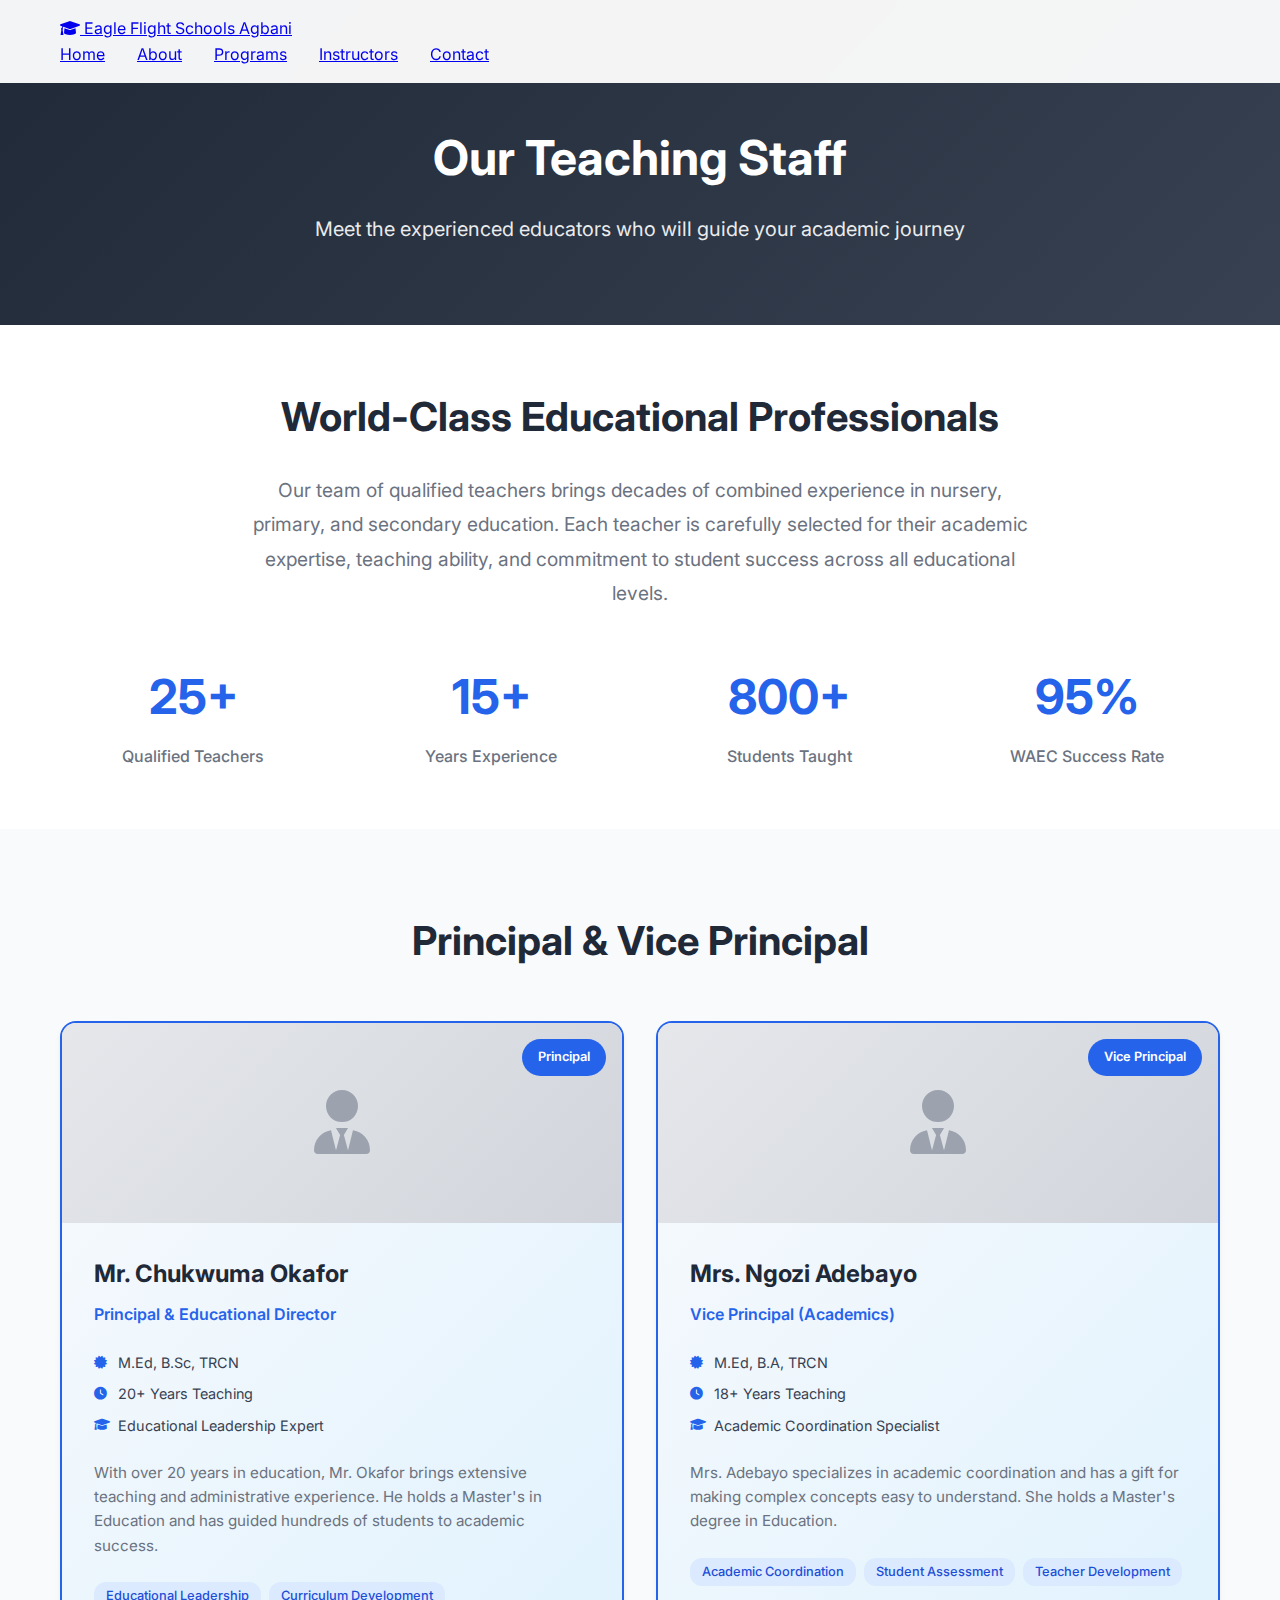
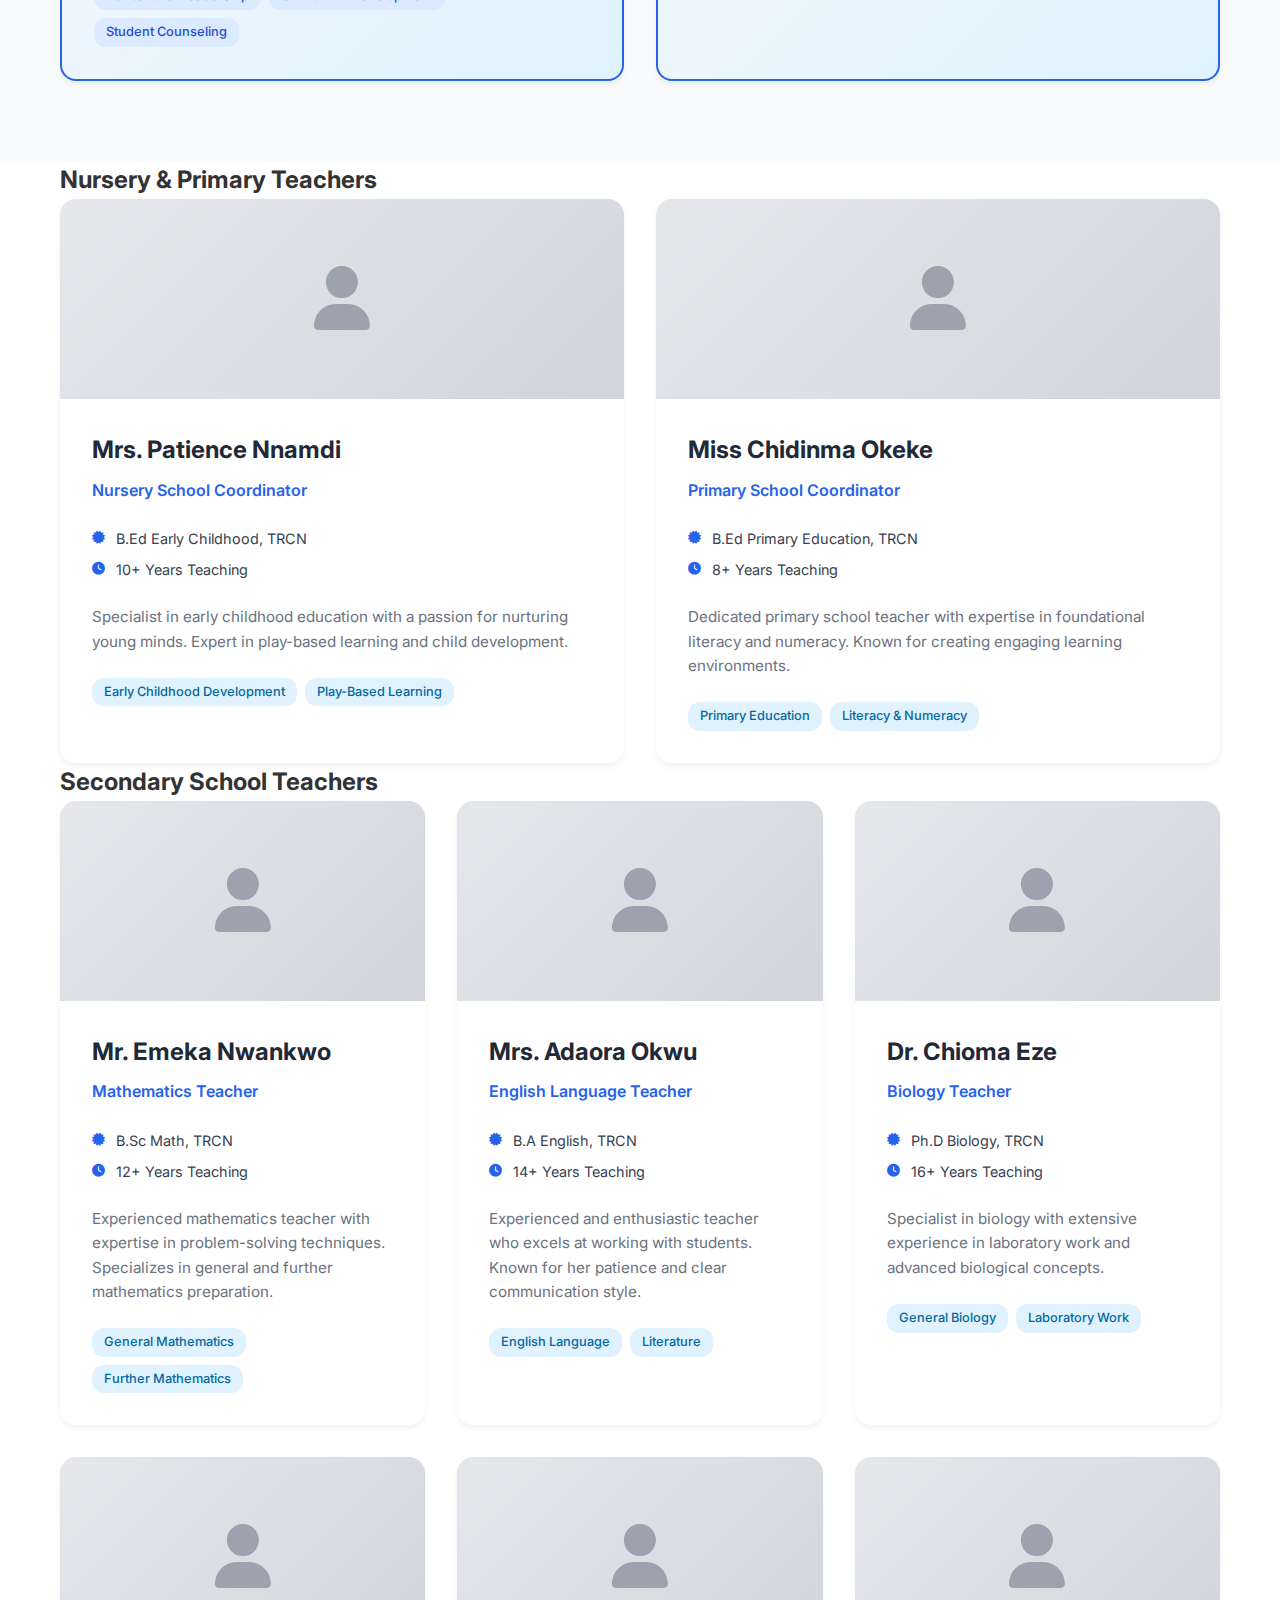
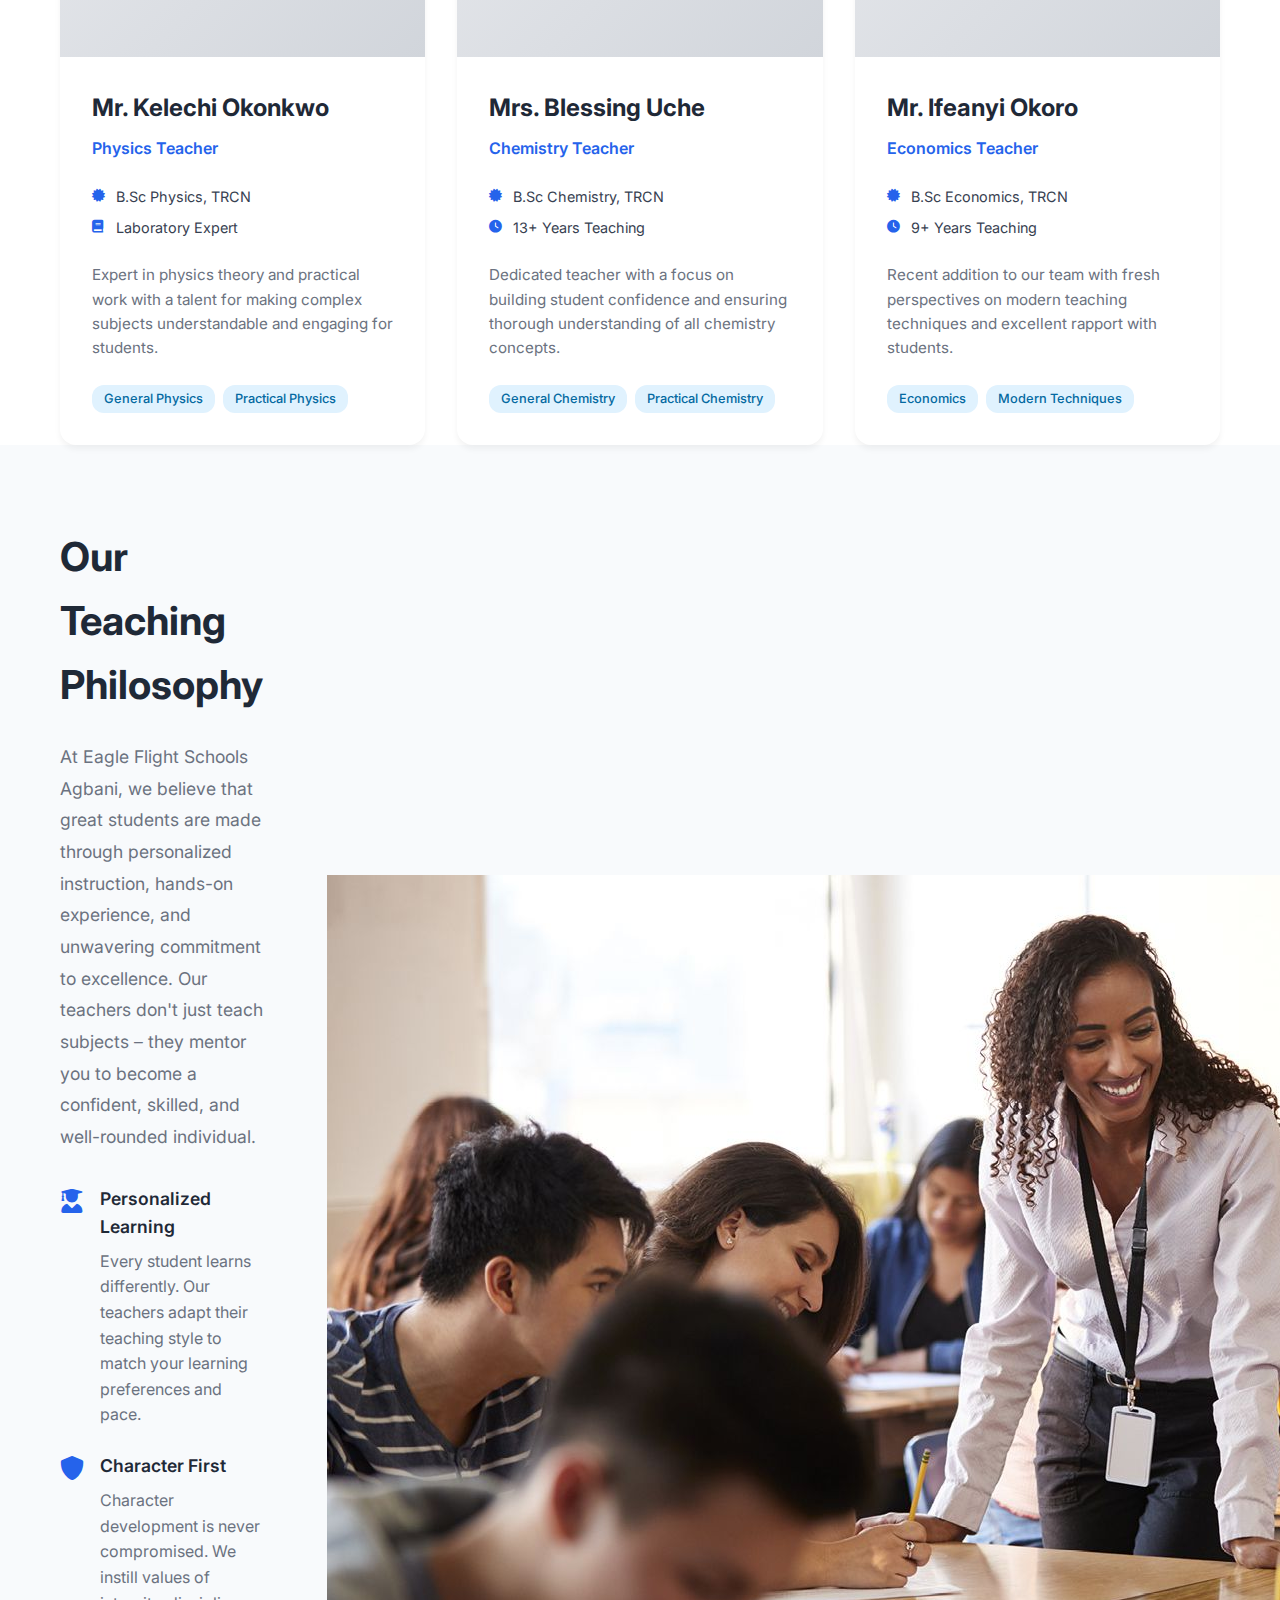
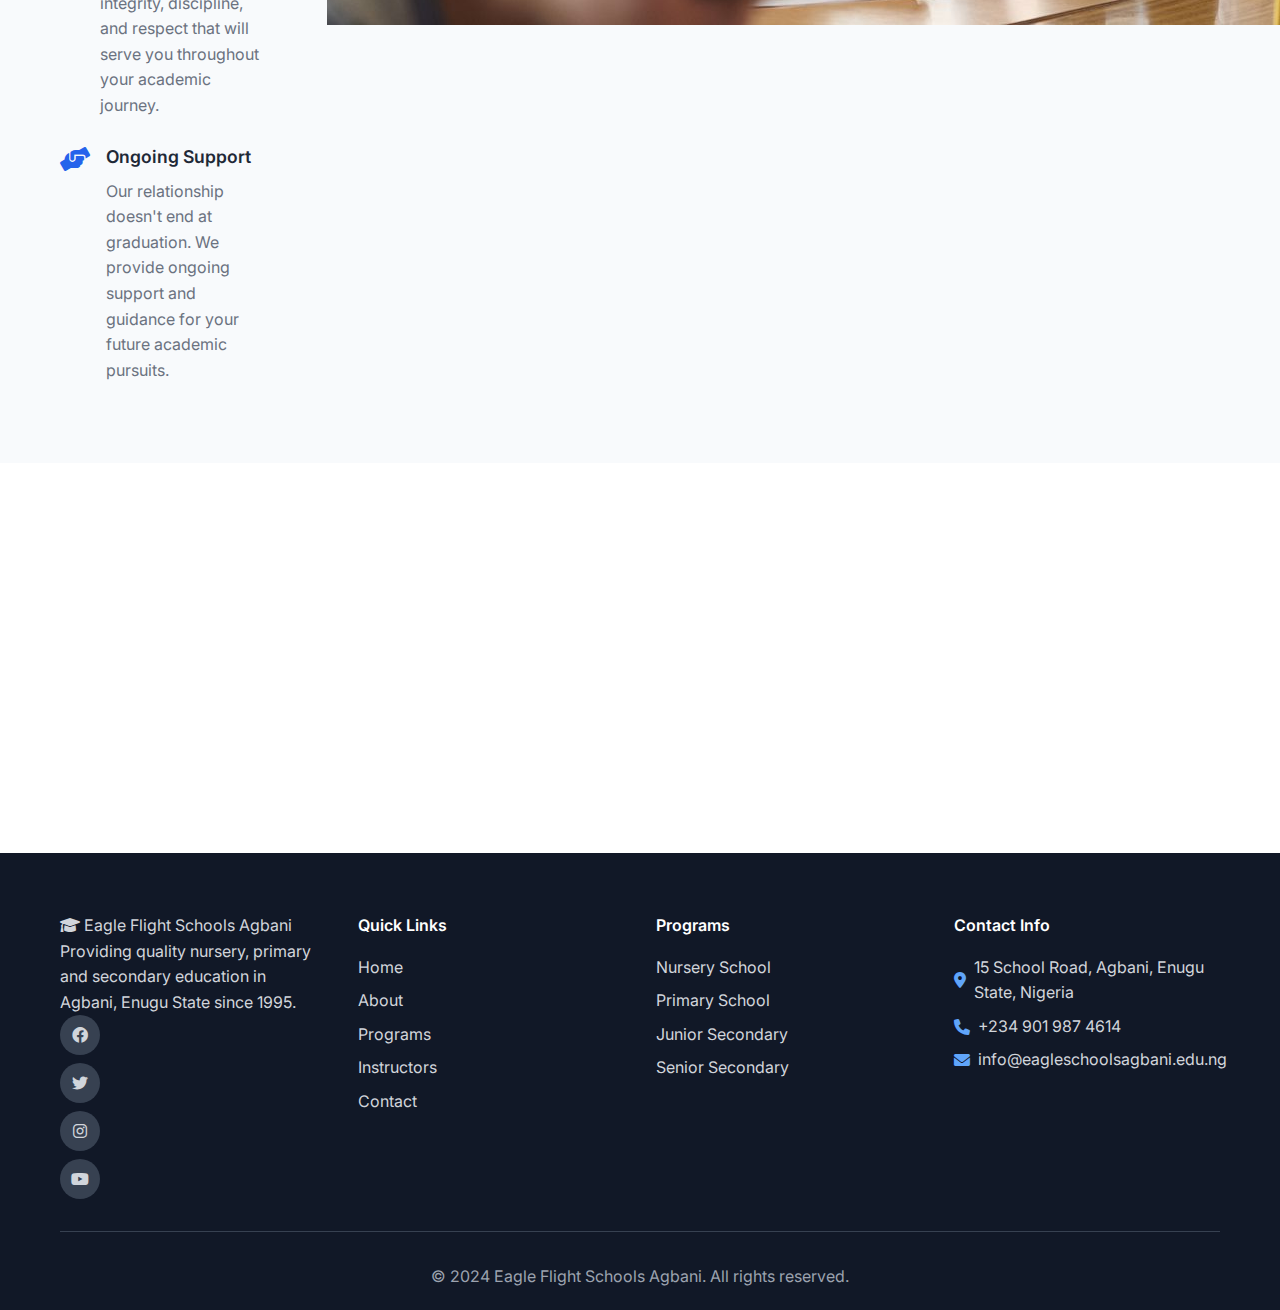
<file: instructors.html>
<!DOCTYPE html>
<html lang="en">
<head>
    <meta charset="UTF-8">
    <meta name="viewport" content="width=device-width, initial-scale=1.0">
    <title>Teaching Staff - Eagle Flight Schools Agbani</title>
    <meta name="description" content="Meet our experienced teaching staff at Eagle Schools Agbani. Qualified educators for nursery, primary and secondary education dedicated to academic excellence.">
    <link rel="stylesheet" href="styles.css">
    <link href="https://fonts.googleapis.com/css2?family=Inter:wght@300;400;500;600;700&display=swap" rel="stylesheet">
    <link rel="stylesheet" href="https://cdnjs.cloudflare.com/ajax/libs/font-awesome/6.0.0/css/all.min.css">
</head>
<body>
    <!-- Navigation -->
    <nav class="navbar">
        <div class="container">
            <div class="nav-brand">
                <a href="index.html">
                    <i class="fas fa-graduation-cap"></i>
                    <span>Eagle Flight Schools Agbani</span>
                </a>
            </div>
            <ul class="nav-menu">
                <li><a href="index.html">Home</a></li>
                <li><a href="about.html">About</a></li>
                <li><a href="programs.html">Programs</a></li>
                <li><a href="instructors.html" class="active">Instructors</a></li>
                <li><a href="contact.html">Contact</a></li>
            </ul>
            <div class="nav-toggle" id="mobile-menu">
                <span class="bar"></span>
                <span class="bar"></span>
                <span class="bar"></span>
            </div>
        </div>
    </nav>

    <!-- Page Header -->
    <section class="page-header">
        <div class="container">
            <div class="page-header-content">
                <h1>Our Teaching Staff</h1>
                <p>Meet the experienced educators who will guide your academic journey</p>
            </div>
        </div>
    </section>

    <!-- Instructors Overview -->
    <section class="instructors-overview">
        <div class="container">
            <div class="overview-content">
                <h2>World-Class Educational Professionals</h2>
                <p>Our team of qualified teachers brings decades of combined experience in nursery, primary, and secondary education. Each teacher is carefully selected for their academic expertise, teaching ability, and commitment to student success across all educational levels.</p>
                
                <div class="instructor-stats">
                    <div class="stat-item">
                        <div class="stat-number">25+</div>
                        <div class="stat-label">Qualified Teachers</div>
                    </div>
                    <div class="stat-item">
                        <div class="stat-number">15+</div>
                        <div class="stat-label">Years Experience</div>
                    </div>
                    <div class="stat-item">
                        <div class="stat-number">800+</div>
                        <div class="stat-label">Students Taught</div>
                    </div>
                    <div class="stat-item">
                        <div class="stat-number">95%</div>
                        <div class="stat-label">WAEC Success Rate</div>
                    </div>
                </div>
            </div>
        </div>
    </section>

    <!-- Chief Instructors -->
    <section class="chief-instructors">
        <div class="container">
            <h2>Principal & Vice Principal</h2>
            <div class="instructors-grid">
                <div class="instructor-card featured">
                    <div class="instructor-image">
                        <div class="image-placeholder">
                            <i class="fas fa-user-tie"></i>
                        </div>
                        <div class="instructor-badge">Principal</div>
                    </div>
                    <div class="instructor-info">
                        <h3>Mr. Chukwuma Okafor</h3>
                        <p class="instructor-title">Principal & Educational Director</p>
                        <div class="instructor-credentials">
                            <div class="credential">
                                <i class="fas fa-certificate"></i>
                                <span>M.Ed, B.Sc, TRCN</span>
                            </div>
                            <div class="credential">
                                <i class="fas fa-clock"></i>
                                <span>20+ Years Teaching</span>
                            </div>
                            <div class="credential">
                                <i class="fas fa-graduation-cap"></i>
                                <span>Educational Leadership Expert</span>
                            </div>
                        </div>
                        <p class="instructor-bio">With over 20 years in education, Mr. Okafor brings extensive teaching and administrative experience. He holds a Master's in Education and has guided hundreds of students to academic success.</p>
                        <div class="instructor-specialties">
                            <span class="specialty">Educational Leadership</span>
                            <span class="specialty">Curriculum Development</span>
                            <span class="specialty">Student Counseling</span>
                        </div>
                    </div>
                </div>

                <div class="instructor-card featured">
                    <div class="instructor-image">
                        <div class="image-placeholder">
                            <i class="fas fa-user-tie"></i>
                        </div>
                        <div class="instructor-badge">Vice Principal</div>
                    </div>
                    <div class="instructor-info">
                        <h3>Mrs. Ngozi Adebayo</h3>
                        <p class="instructor-title">Vice Principal (Academics)</p>
                        <div class="instructor-credentials">
                            <div class="credential">
                                <i class="fas fa-certificate"></i>
                                <span>M.Ed, B.A, TRCN</span>
                            </div>
                            <div class="credential">
                                <i class="fas fa-clock"></i>
                                <span>18+ Years Teaching</span>
                            </div>
                            <div class="credential">
                                <i class="fas fa-graduation-cap"></i>
                                <span>Academic Coordination Specialist</span>
                            </div>
                        </div>
                        <p class="instructor-bio">Mrs. Adebayo specializes in academic coordination and has a gift for making complex concepts easy to understand. She holds a Master's degree in Education.</p>
                        <div class="instructor-specialties">
                            <span class="specialty">Academic Coordination</span>
                            <span class="specialty">Student Assessment</span>
                            <span class="specialty">Teacher Development</span>
                        </div>
                    </div>
                </div>
            </div>
        </div>
    </section>

    <!-- Subject Teachers -->
    <section class="subject-teachers">
        <div class="container">
            <h2>Nursery & Primary Teachers</h2>
            <div class="instructors-grid">
                <div class="instructor-card">
                    <div class="instructor-image">
                        <div class="image-placeholder">
                            <i class="fas fa-user"></i>
                        </div>
                    </div>
                    <div class="instructor-info">
                        <h3>Mrs. Patience Nnamdi</h3>
                        <p class="instructor-title">Nursery School Coordinator</p>
                        <div class="instructor-credentials">
                            <div class="credential">
                                <i class="fas fa-certificate"></i>
                                <span>B.Ed Early Childhood, TRCN</span>
                            </div>
                            <div class="credential">
                                <i class="fas fa-clock"></i>
                                <span>10+ Years Teaching</span>
                            </div>
                        </div>
                        <p class="instructor-bio">Specialist in early childhood education with a passion for nurturing young minds. Expert in play-based learning and child development.</p>
                        <div class="instructor-specialties">
                            <span class="specialty">Early Childhood Development</span>
                            <span class="specialty">Play-Based Learning</span>
                        </div>
                    </div>
                </div>

                <div class="instructor-card">
                    <div class="instructor-image">
                        <div class="image-placeholder">
                            <i class="fas fa-user"></i>
                        </div>
                    </div>
                    <div class="instructor-info">
                        <h3>Miss Chidinma Okeke</h3>
                        <p class="instructor-title">Primary School Coordinator</p>
                        <div class="instructor-credentials">
                            <div class="credential">
                                <i class="fas fa-certificate"></i>
                                <span>B.Ed Primary Education, TRCN</span>
                            </div>
                            <div class="credential">
                                <i class="fas fa-clock"></i>
                                <span>8+ Years Teaching</span>
                            </div>
                        </div>
                        <p class="instructor-bio">Dedicated primary school teacher with expertise in foundational literacy and numeracy. Known for creating engaging learning environments.</p>
                        <div class="instructor-specialties">
                            <span class="specialty">Primary Education</span>
                            <span class="specialty">Literacy & Numeracy</span>
                        </div>
                    </div>
                </div>
            </div>
        </div>
    </section>

    <!-- Secondary School Teachers -->
    <section class="secondary-teachers">
        <div class="container">
            <h2>Secondary School Teachers</h2>
            <div class="instructors-grid">
                <div class="instructor-card">
                    <div class="instructor-image">
                        <div class="image-placeholder">
                            <i class="fas fa-user"></i>
                        </div>
                    </div>
                    <div class="instructor-info">
                        <h3>Mr. Emeka Nwankwo</h3>
                        <p class="instructor-title">Mathematics Teacher</p>
                        <div class="instructor-credentials">
                            <div class="credential">
                                <i class="fas fa-certificate"></i>
                                <span>B.Sc Math, TRCN</span>
                            </div>
                            <div class="credential">
                                <i class="fas fa-clock"></i>
                                <span>12+ Years Teaching</span>
                            </div>
                        </div>
                        <p class="instructor-bio">Experienced mathematics teacher with expertise in problem-solving techniques. Specializes in general and further mathematics preparation.</p>
                        <div class="instructor-specialties">
                            <span class="specialty">General Mathematics</span>
                            <span class="specialty">Further Mathematics</span>
                        </div>
                    </div>
                </div>

                <div class="instructor-card">
                    <div class="instructor-image">
                        <div class="image-placeholder">
                            <i class="fas fa-user"></i>
                        </div>
                    </div>
                    <div class="instructor-info">
                        <h3>Mrs. Adaora Okwu</h3>
                        <p class="instructor-title">English Language Teacher</p>
                        <div class="instructor-credentials">
                            <div class="credential">
                                <i class="fas fa-certificate"></i>
                                <span>B.A English, TRCN</span>
                            </div>
                            <div class="credential">
                                <i class="fas fa-clock"></i>
                                <span>14+ Years Teaching</span>
                            </div>
                        </div>
                        <p class="instructor-bio">Experienced and enthusiastic teacher who excels at working with students. Known for her patience and clear communication style.</p>
                        <div class="instructor-specialties">
                            <span class="specialty">English Language</span>
                            <span class="specialty">Literature</span>
                        </div>
                    </div>
                </div>

                <div class="instructor-card">
                    <div class="instructor-image">
                        <div class="image-placeholder">
                            <i class="fas fa-user"></i>
                        </div>
                    </div>
                    <div class="instructor-info">
                        <h3>Dr. Chioma Eze</h3>
                        <p class="instructor-title">Biology Teacher</p>
                        <div class="instructor-credentials">
                            <div class="credential">
                                <i class="fas fa-certificate"></i>
                                <span>Ph.D Biology, TRCN</span>
                            </div>
                            <div class="credential">
                                <i class="fas fa-clock"></i>
                                <span>16+ Years Teaching</span>
                            </div>
                        </div>
                        <p class="instructor-bio">Specialist in biology with extensive experience in laboratory work and advanced biological concepts.</p>
                        <div class="instructor-specialties">
                            <span class="specialty">General Biology</span>
                            <span class="specialty">Laboratory Work</span>
                        </div>
                    </div>
                </div>

                <div class="instructor-card">
                    <div class="instructor-image">
                        <div class="image-placeholder">
                            <i class="fas fa-user"></i>
                        </div>
                    </div>
                    <div class="instructor-info">
                        <h3>Mr. Kelechi Okonkwo</h3>
                        <p class="instructor-title">Physics Teacher</p>
                        <div class="instructor-credentials">
                            <div class="credential">
                                <i class="fas fa-certificate"></i>
                                <span>B.Sc Physics, TRCN</span>
                            </div>
                            <div class="credential">
                                <i class="fas fa-book"></i>
                                <span>Laboratory Expert</span>
                            </div>
                        </div>
                        <p class="instructor-bio">Expert in physics theory and practical work with a talent for making complex subjects understandable and engaging for students.</p>
                        <div class="instructor-specialties">
                            <span class="specialty">General Physics</span>
                            <span class="specialty">Practical Physics</span>
                        </div>
                    </div>
                </div>

                <div class="instructor-card">
                    <div class="instructor-image">
                        <div class="image-placeholder">
                            <i class="fas fa-user"></i>
                        </div>
                    </div>
                    <div class="instructor-info">
                        <h3>Mrs. Blessing Uche</h3>
                        <p class="instructor-title">Chemistry Teacher</p>
                        <div class="instructor-credentials">
                            <div class="credential">
                                <i class="fas fa-certificate"></i>
                                <span>B.Sc Chemistry, TRCN</span>
                            </div>
                            <div class="credential">
                                <i class="fas fa-clock"></i>
                                <span>13+ Years Teaching</span>
                            </div>
                        </div>
                        <p class="instructor-bio">Dedicated teacher with a focus on building student confidence and ensuring thorough understanding of all chemistry concepts.</p>
                        <div class="instructor-specialties">
                            <span class="specialty">General Chemistry</span>
                            <span class="specialty">Practical Chemistry</span>
                        </div>
                    </div>
                </div>

                <div class="instructor-card">
                    <div class="instructor-image">
                        <div class="image-placeholder">
                            <i class="fas fa-user"></i>
                        </div>
                    </div>
                    <div class="instructor-info">
                        <h3>Mr. Ifeanyi Okoro</h3>
                        <p class="instructor-title">Economics Teacher</p>
                        <div class="instructor-credentials">
                            <div class="credential">
                                <i class="fas fa-certificate"></i>
                                <span>B.Sc Economics, TRCN</span>
                            </div>
                            <div class="credential">
                                <i class="fas fa-clock"></i>
                                <span>9+ Years Teaching</span>
                            </div>
                        </div>
                        <p class="instructor-bio">Recent addition to our team with fresh perspectives on modern teaching techniques and excellent rapport with students.</p>
                        <div class="instructor-specialties">
                            <span class="specialty">Economics</span>
                            <span class="specialty">Modern Techniques</span>
                        </div>
                    </div>
                </div>
            </div>
        </div>
    </section>

    <!-- Instructor Philosophy -->
    <section class="instructor-philosophy">
        <div class="container">
            <div class="philosophy-content">
                <div class="philosophy-text">
                    <h2>Our Teaching Philosophy</h2>
                    <p>At Eagle Flight Schools Agbani, we believe that great students are made through personalized instruction, hands-on experience, and unwavering commitment to excellence. Our teachers don't just teach subjects – they mentor you to become a confident, skilled, and well-rounded individual.</p>
                    
                    <div class="philosophy-points">
                        <div class="point">
                            <i class="fas fa-user-graduate"></i>
                            <div>
                                <h4>Personalized Learning</h4>
                                <p>Every student learns differently. Our teachers adapt their teaching style to match your learning preferences and pace.</p>
                            </div>
                        </div>
                        <div class="point">
                            <i class="fas fa-shield-alt"></i>
                            <div>
                                <h4>Character First</h4>
                                <p>Character development is never compromised. We instill values of integrity, discipline, and respect that will serve you throughout your academic journey.</p>
                            </div>
                        </div>
                        <div class="point">
                            <i class="fas fa-hands-helping"></i>
                            <div>
                                <h4>Ongoing Support</h4>
                                <p>Our relationship doesn't end at graduation. We provide ongoing support and guidance for your future academic pursuits.</p>
                            </div>
                        </div>
                    </div>
                </div>
                <div class="philosophy-visual">
                    <div class="philosophy-image">
                        <img src="images/teacher-classroom.jpg" alt="Teacher and Students at Eagle Flight Schools Agbani" class="instructors-main-image">
                    </div>
                    <div class="visual-card">
                        <i class="fas fa-chalkboard-teacher"></i>
                        <h3>Continuous Training</h3>
                        <p>Our teachers participate in regular professional development workshops and educational seminars to stay current with the latest teaching methods and curriculum standards.</p>
                    </div>
                </div>
            </div>
        </div>
    </section>

    <!-- Call to Action -->
    <section class="cta">
        <div class="container">
            <div class="cta-content">
                <h2>Ready to Start Your Child's Educational Journey?</h2>
                <p>Meet with our experienced teachers and discover how we can help your child achieve their academic goals. Schedule a consultation today and take the first step toward your child's bright future.</p>
                <div class="cta-buttons">
                    <a href="contact.html" class="btn btn-primary">
                        <i class="fas fa-calendar-alt"></i>
                        Schedule Consultation
                    </a>
                    <a href="programs.html" class="btn btn-secondary">
                        <i class="fas fa-info-circle"></i>
                        View Programs
                    </a>
                </div>
            </div>
        </div>
    </section>

    <!-- Footer -->
    <footer class="footer">
        <div class="container">
            <div class="footer-content">
                <div class="footer-section">
                    <div class="footer-brand">
                        <i class="fas fa-graduation-cap"></i>
                        <span>Eagle Flight Schools Agbani</span>
                    </div>
                    <p>Providing quality nursery, primary and secondary education in Agbani, Enugu State since 1995.</p>
                    <div class="social-links">
                        <a href="#"><i class="fab fa-facebook"></i></a>
                        <a href="#"><i class="fab fa-twitter"></i></a>
                        <a href="#"><i class="fab fa-instagram"></i></a>
                        <a href="#"><i class="fab fa-youtube"></i></a>
                    </div>
                </div>
                <div class="footer-section">
                    <h4>Quick Links</h4>
                    <ul>
                        <li><a href="index.html">Home</a></li>
                        <li><a href="about.html">About</a></li>
                        <li><a href="programs.html">Programs</a></li>
                        <li><a href="instructors.html">Instructors</a></li>
                        <li><a href="contact.html">Contact</a></li>
                    </ul>
                </div>
                <div class="footer-section">
                    <h4>Programs</h4>
                    <ul>
                        <li><a href="programs.html#nursery">Nursery School</a></li>
                        <li><a href="programs.html#primary">Primary School</a></li>
                        <li><a href="programs.html#junior">Junior Secondary</a></li>
                        <li><a href="programs.html#senior">Senior Secondary</a></li>
                    </ul>
                </div>
                <div class="footer-section">
                    <h4>Contact Info</h4>
                    <div class="contact-info">
                        <p><i class="fas fa-map-marker-alt"></i> 15 School Road, Agbani, Enugu State, Nigeria</p>
                        <p><i class="fas fa-phone"></i> +234 901 987 4614</p>
                        <p><i class="fas fa-envelope"></i> info@eagleschoolsagbani.edu.ng</p>
                    </div>
                </div>
            </div>
            <div class="footer-bottom">
                <p>&copy; 2024 Eagle Flight Schools Agbani. All rights reserved.</p>
            </div>
        </div>
    </footer>

    <script src="script.js"></script>
</body>
</html>
</file>
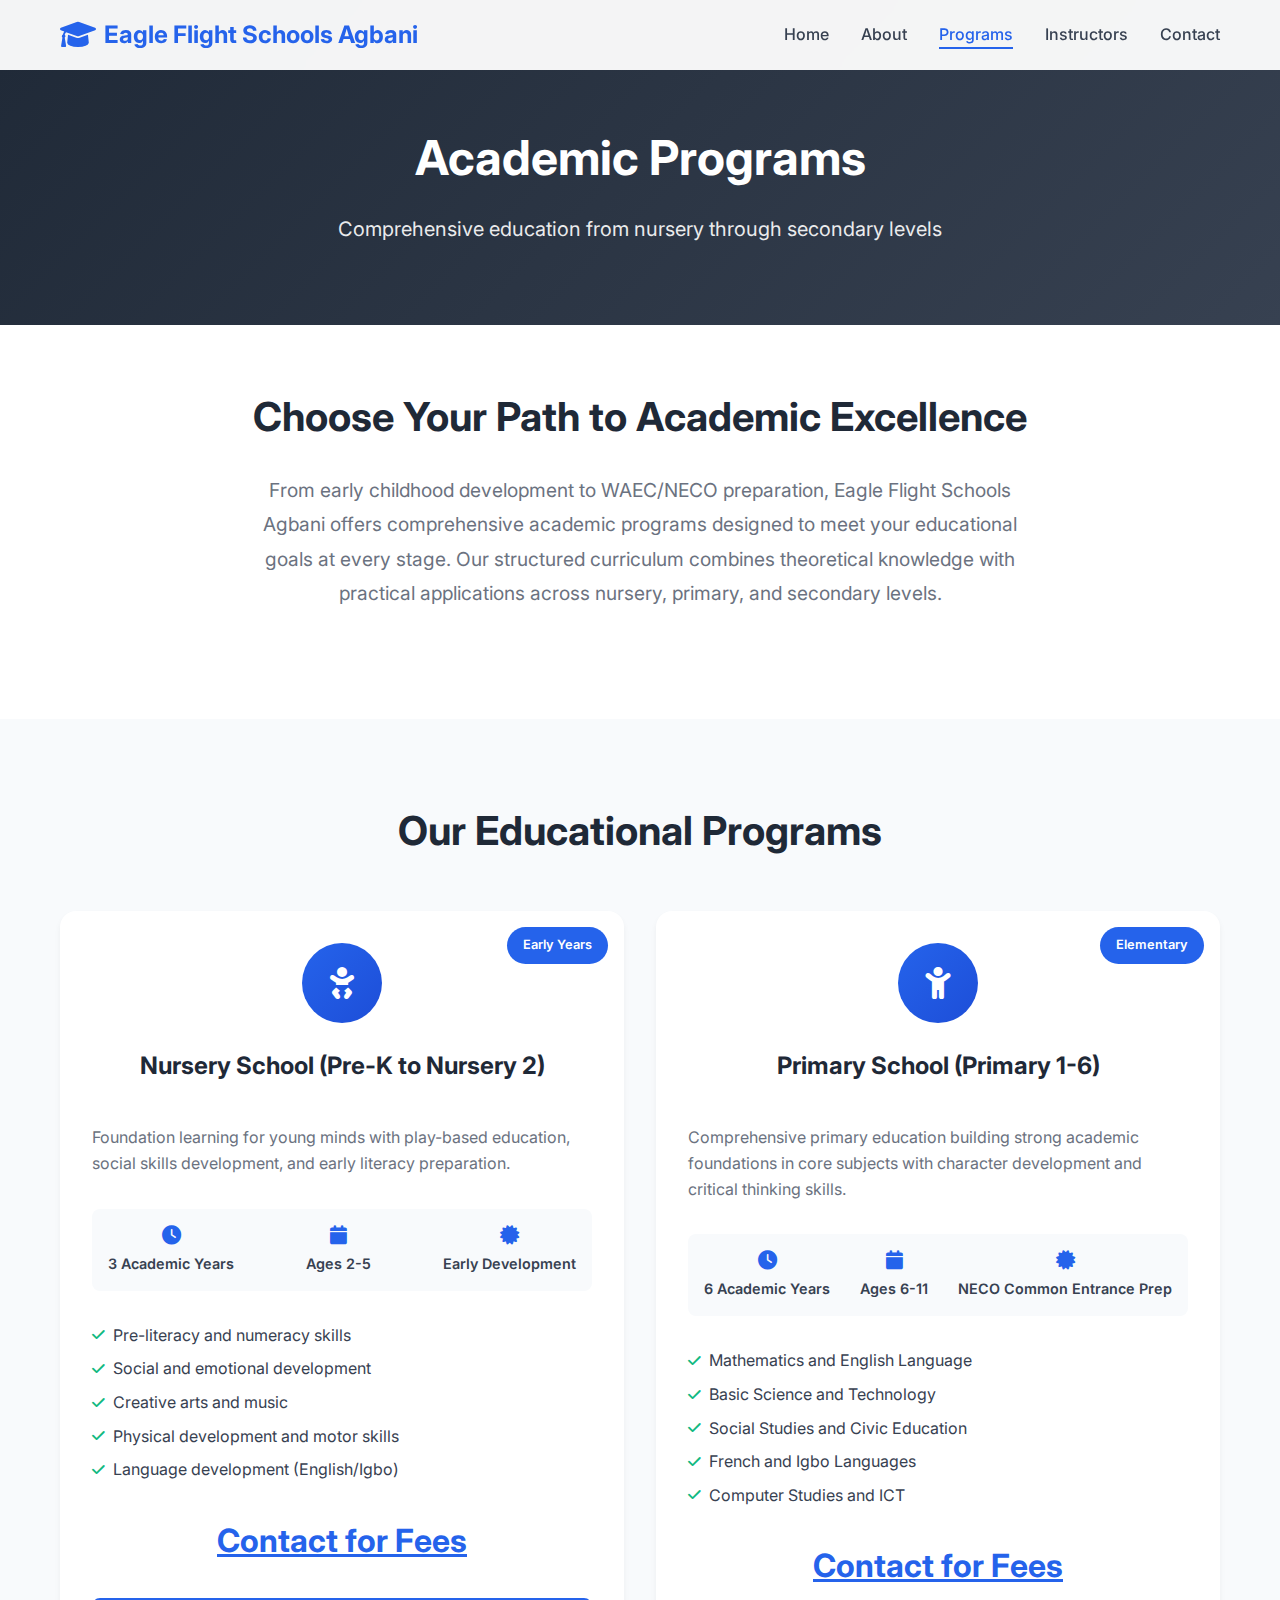
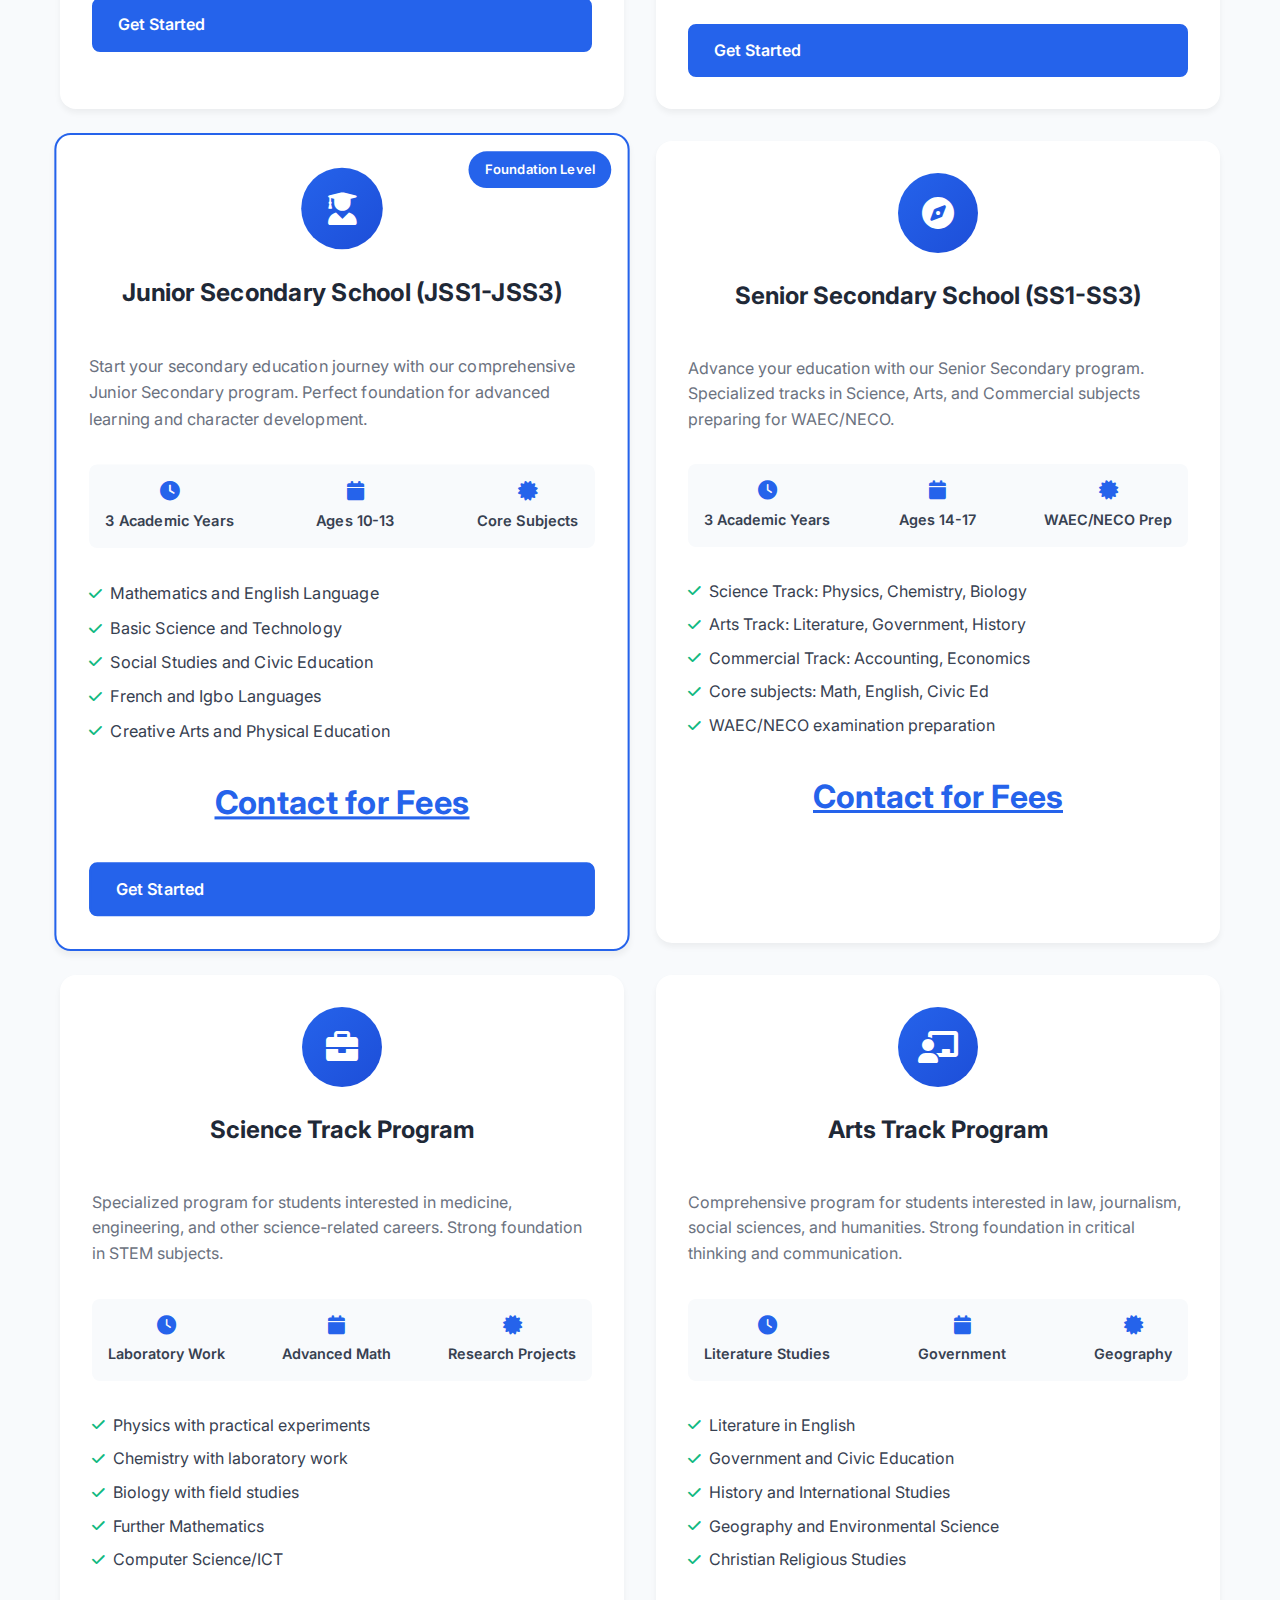
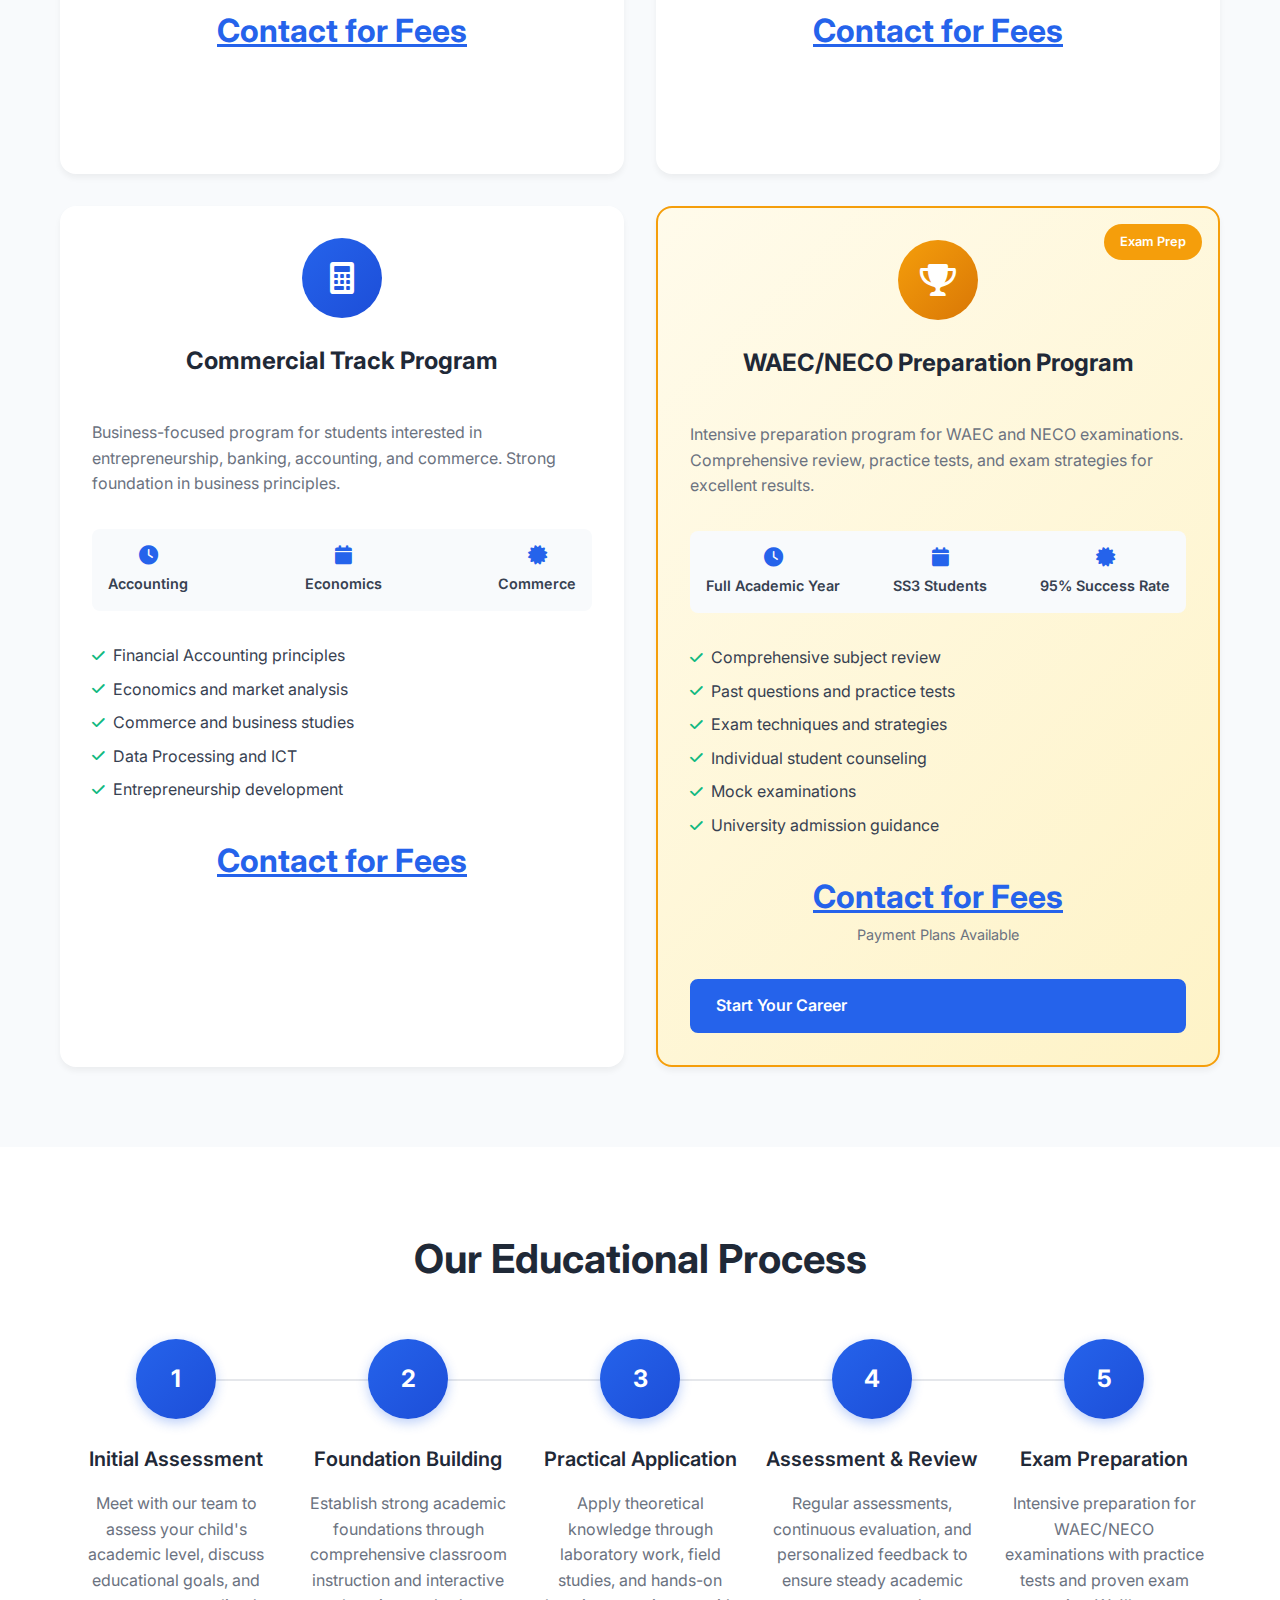
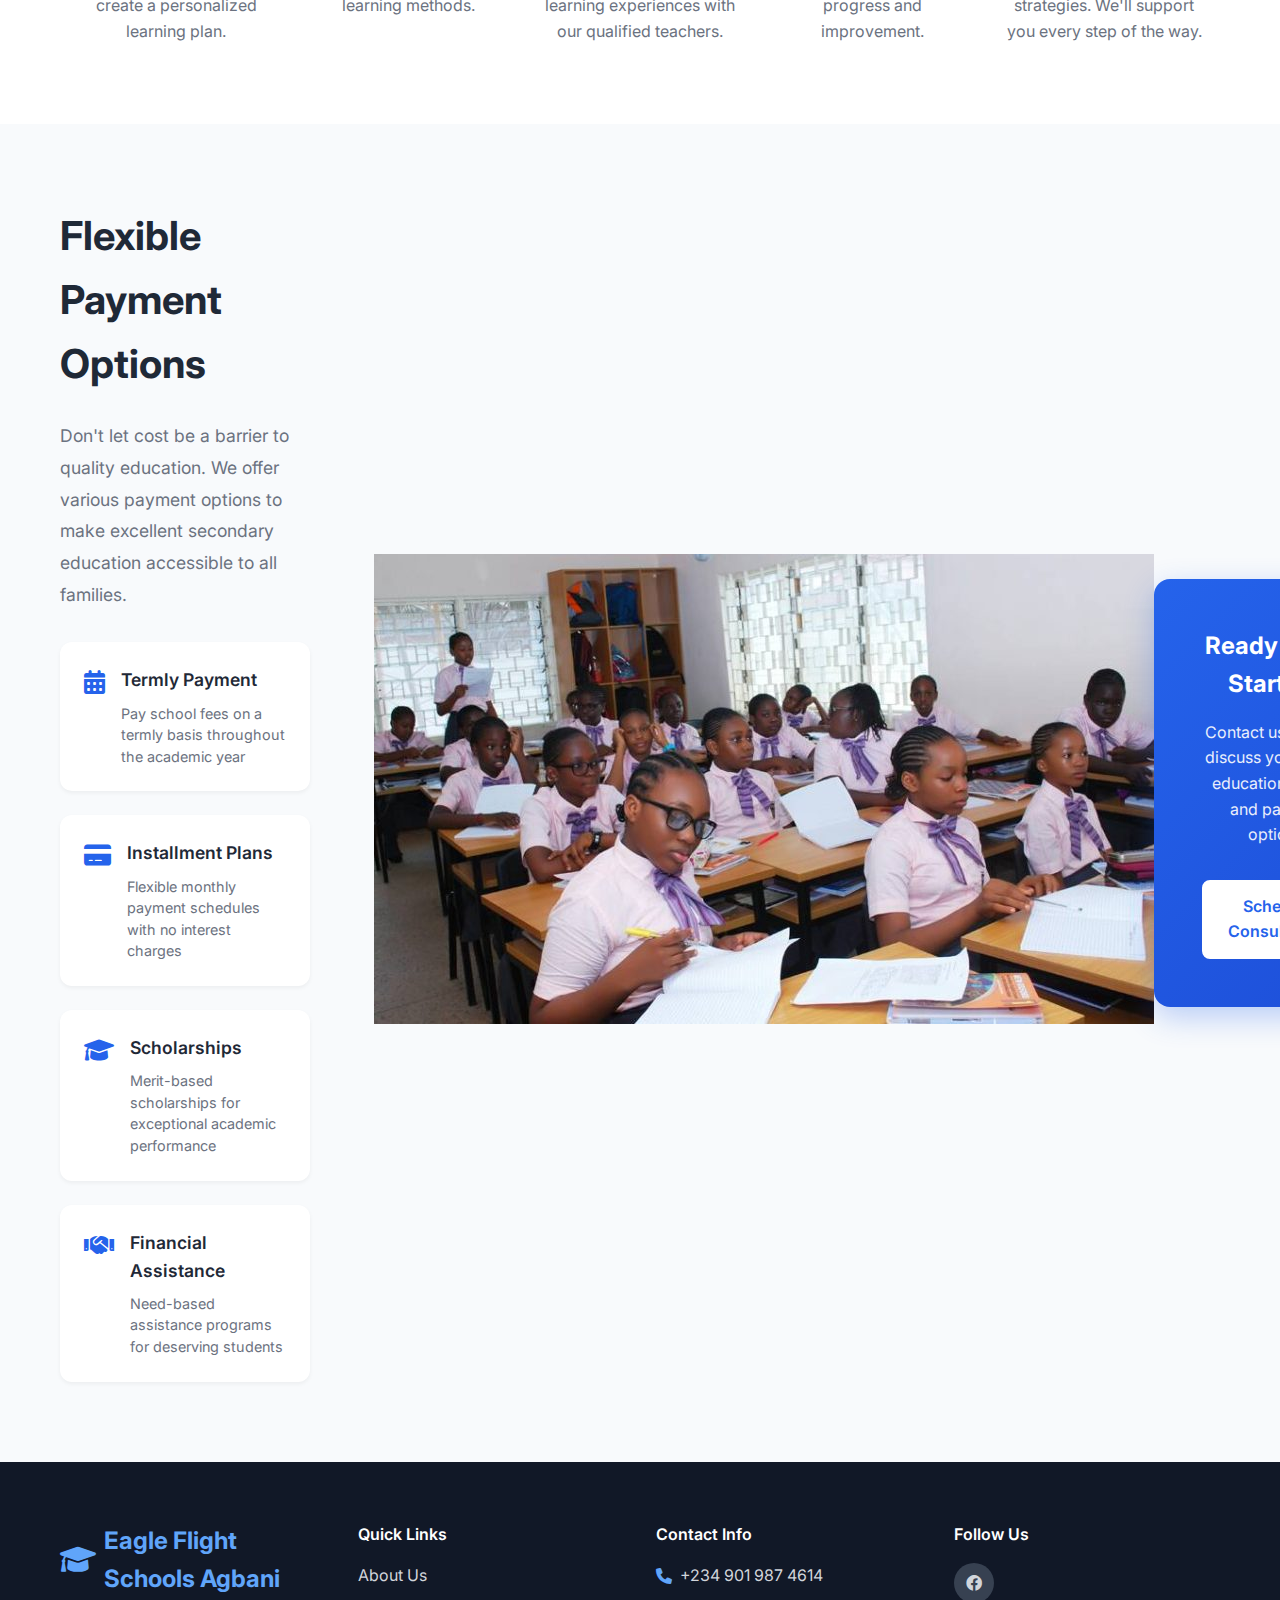
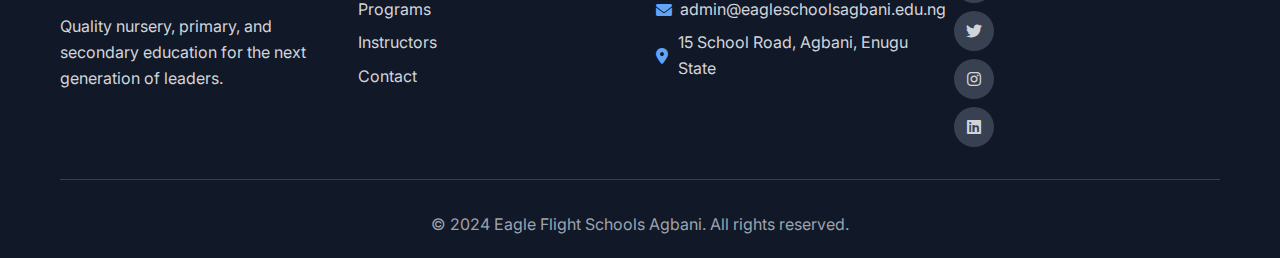
<file: programs.html>
<!DOCTYPE html>
<html lang="en">
<head>
    <meta charset="UTF-8">
    <meta name="viewport" content="width=device-width, initial-scale=1.0">
    <title>Academic Programs - Eagle Flight Schools Agbani</title>
    <meta name="description" content="Explore our comprehensive education programs from nursery through secondary levels with excellent academic curriculum.">
    <link rel="stylesheet" href="styles.css">
    <link href="https://fonts.googleapis.com/css2?family=Inter:wght@300;400;500;600;700&display=swap" rel="stylesheet">
    <link rel="stylesheet" href="https://cdnjs.cloudflare.com/ajax/libs/font-awesome/6.0.0/css/all.min.css">
</head>
<body>
    <!-- Navigation -->
    <nav class="navbar">
        <div class="nav-container">
            <div class="nav-logo">
                <i class="fas fa-graduation-cap"></i>
                <span>Eagle Flight Schools Agbani</span>
            </div>
            <ul class="nav-menu">
                <li class="nav-item">
                    <a href="index.html" class="nav-link">Home</a>
                </li>
                <li class="nav-item">
                    <a href="about.html" class="nav-link">About</a>
                </li>
                <li class="nav-item">
                    <a href="programs.html" class="nav-link active">Programs</a>
                </li>
                <li class="nav-item">
                    <a href="instructors.html" class="nav-link">Instructors</a>
                </li>
                <li class="nav-item">
                    <a href="contact.html" class="nav-link">Contact</a>
                </li>
            </ul>
            <div class="nav-toggle" id="mobile-menu">
                <span class="bar"></span>
                <span class="bar"></span>
                <span class="bar"></span>
            </div>
        </div>
    </nav>

    <!-- Page Header -->
    <section class="page-header">
        <div class="container">
            <h1>Academic Programs</h1>
            <p>Comprehensive education from nursery through secondary levels</p>
        </div>
    </section>

    <!-- Programs Overview -->
    <section class="programs-overview">
        <div class="container">
            <div class="overview-content">
                <h2>Choose Your Path to Academic Excellence</h2>
                <p>From early childhood development to WAEC/NECO preparation, Eagle Flight Schools Agbani offers comprehensive academic programs designed to meet your educational goals at every stage. Our structured curriculum combines theoretical knowledge with practical applications across nursery, primary, and secondary levels.</p>
            </div>
        </div>
    </section>

    <!-- Main Programs -->
    <section class="main-programs">
        <div class="container">
            <h2 class="section-title">Our Educational Programs</h2>
            <div class="programs-grid">
                <!-- Nursery School -->
                <div class="program-card">
                    <div class="program-header">
                        <div class="program-icon">
                            <i class="fas fa-baby"></i>
                        </div>
                        <h3>Nursery School (Pre-K to Nursery 2)</h3>
                        <div class="program-badge">Early Years</div>
                    </div>
                    <div class="program-content">
                        <p class="program-description">Foundation learning for young minds with play-based education, social skills development, and early literacy preparation.</p>
                        <div class="program-details">
                            <div class="detail-item">
                                <i class="fas fa-clock"></i>
                                <span>3 Academic Years</span>
                            </div>
                            <div class="detail-item">
                                <i class="fas fa-calendar"></i>
                                <span>Ages 2-5</span>
                            </div>
                            <div class="detail-item">
                                <i class="fas fa-certificate"></i>
                                <span>Early Development</span>
                            </div>
                        </div>
                        <div class="program-features">
                            <ul>
                                <li><i class="fas fa-check"></i> Pre-literacy and numeracy skills</li>
                                <li><i class="fas fa-check"></i> Social and emotional development</li>
                                <li><i class="fas fa-check"></i> Creative arts and music</li>
                                <li><i class="fas fa-check"></i> Physical development and motor skills</li>
                                <li><i class="fas fa-check"></i> Language development (English/Igbo)</li>
                            </ul>
                        </div>
                        <div class="program-price">
                            <a href="https://wa.link/v38lhz" class="price" target="_blank">Contact for Fees</a>
                        </div>
                        <a href="contact.html" class="btn btn-primary">Get Started</a>
                    </div>
                </div>

                <!-- Primary School -->
                <div class="program-card">
                    <div class="program-header">
                        <div class="program-icon">
                            <i class="fas fa-child"></i>
                        </div>
                        <h3>Primary School (Primary 1-6)</h3>
                        <div class="program-badge">Elementary</div>
                    </div>
                    <div class="program-content">
                        <p class="program-description">Comprehensive primary education building strong academic foundations in core subjects with character development and critical thinking skills.</p>
                        <div class="program-details">
                            <div class="detail-item">
                                <i class="fas fa-clock"></i>
                                <span>6 Academic Years</span>
                            </div>
                            <div class="detail-item">
                                <i class="fas fa-calendar"></i>
                                <span>Ages 6-11</span>
                            </div>
                            <div class="detail-item">
                                <i class="fas fa-certificate"></i>
                                <span>NECO Common Entrance Prep</span>
                            </div>
                        </div>
                        <div class="program-features">
                            <ul>
                                <li><i class="fas fa-check"></i> Mathematics and English Language</li>
                                <li><i class="fas fa-check"></i> Basic Science and Technology</li>
                                <li><i class="fas fa-check"></i> Social Studies and Civic Education</li>
                                <li><i class="fas fa-check"></i> French and Igbo Languages</li>
                                <li><i class="fas fa-check"></i> Computer Studies and ICT</li>
                            </ul>
                        </div>
                        <div class="program-price">
                            <a href="https://wa.link/v38lhz" class="price" target="_blank">Contact for Fees</a>
                        </div>
                        <a href="contact.html" class="btn btn-primary">Get Started</a>
                    </div>
                </div>
                <!-- Junior Secondary School -->
                <div class="program-card featured">
                    <div class="program-header">
                        <div class="program-icon">
                            <i class="fas fa-user-graduate"></i>
                        </div>
                        <h3>Junior Secondary School (JSS1-JSS3)</h3>
                        <div class="program-badge">Foundation Level</div>
                    </div>
                    <div class="program-content">
                        <p class="program-description">Start your secondary education journey with our comprehensive Junior Secondary program. Perfect foundation for advanced learning and character development.</p>
                        <div class="program-details">
                            <div class="detail-item">
                                <i class="fas fa-clock"></i>
                                <span>3 Academic Years</span>
                            </div>
                            <div class="detail-item">
                                <i class="fas fa-calendar"></i>
                                <span>Ages 10-13</span>
                            </div>
                            <div class="detail-item">
                                <i class="fas fa-certificate"></i>
                                <span>Core Subjects</span>
                            </div>
                        </div>
                        <div class="program-features">
                            <ul>
                                <li><i class="fas fa-check"></i> Mathematics and English Language</li>
                                <li><i class="fas fa-check"></i> Basic Science and Technology</li>
                                <li><i class="fas fa-check"></i> Social Studies and Civic Education</li>
                                <li><i class="fas fa-check"></i> French and Igbo Languages</li>
                                <li><i class="fas fa-check"></i> Creative Arts and Physical Education</li>
                            </ul>
                        </div>
                        <div class="program-price">
                            <a href="https://wa.link/v38lhz" class="price" target="_blank">Contact for Fees</a>
                        </div>
                        <a href="contact.html" class="btn btn-primary">Get Started</a>
                    </div>
                </div>

                <!-- Senior Secondary School -->
                <div class="program-card">
                    <div class="program-header">
                        <div class="program-icon">
                            <i class="fas fa-compass"></i>
                        </div>
                        <h3>Senior Secondary School (SS1-SS3)</h3>
                    </div>
                    <div class="program-content">
                        <p class="program-description">Advance your education with our Senior Secondary program. Specialized tracks in Science, Arts, and Commercial subjects preparing for WAEC/NECO.</p>
                        <div class="program-details">
                            <div class="detail-item">
                                <i class="fas fa-clock"></i>
                                <span>3 Academic Years</span>
                            </div>
                            <div class="detail-item">
                                <i class="fas fa-calendar"></i>
                                <span>Ages 14-17</span>
                            </div>
                            <div class="detail-item">
                                <i class="fas fa-certificate"></i>
                                <span>WAEC/NECO Prep</span>
                            </div>
                        </div>
                        <div class="program-features">
                            <ul>
                                <li><i class="fas fa-check"></i> Science Track: Physics, Chemistry, Biology</li>
                                <li><i class="fas fa-check"></i> Arts Track: Literature, Government, History</li>
                                <li><i class="fas fa-check"></i> Commercial Track: Accounting, Economics</li>
                                <li><i class="fas fa-check"></i> Core subjects: Math, English, Civic Ed</li>
                                <li><i class="fas fa-check"></i> WAEC/NECO examination preparation</li>
                            </ul>
                        </div>
                        <div class="program-price">
                            <a href="https://wa.link/v38lhz" class="price" target="_blank">Contact for Fees</a>
                        </div>
                        <a href="contact.html" class="btn btn-secondary">Learn More</a>
                    </div>
                </div>

                <!-- Science Track Program -->
                <div class="program-card">
                    <div class="program-header">
                        <div class="program-icon">
                            <i class="fas fa-briefcase"></i>
                        </div>
                        <h3>Science Track Program</h3>
                    </div>
                    <div class="program-content">
                        <p class="program-description">Specialized program for students interested in medicine, engineering, and other science-related careers. Strong foundation in STEM subjects.</p>
                        <div class="program-details">
                            <div class="detail-item">
                                <i class="fas fa-clock"></i>
                                <span>Laboratory Work</span>
                            </div>
                            <div class="detail-item">
                                <i class="fas fa-calendar"></i>
                                <span>Advanced Math</span>
                            </div>
                            <div class="detail-item">
                                <i class="fas fa-certificate"></i>
                                <span>Research Projects</span>
                            </div>
                        </div>
                        <div class="program-features">
                            <ul>
                                <li><i class="fas fa-check"></i> Physics with practical experiments</li>
                                <li><i class="fas fa-check"></i> Chemistry with laboratory work</li>
                                <li><i class="fas fa-check"></i> Biology with field studies</li>
                                <li><i class="fas fa-check"></i> Further Mathematics</li>
                                <li><i class="fas fa-check"></i> Computer Science/ICT</li>
                            </ul>
                        </div>
                        <div class="program-price">
                            <a href="https://wa.link/v38lhz" class="price" target="_blank">Contact for Fees</a>
                        </div>
                        <a href="contact.html" class="btn btn-secondary">Learn More</a>
                    </div>
                </div>

                <!-- Arts Track Program -->
                <div class="program-card">
                    <div class="program-header">
                        <div class="program-icon">
                            <i class="fas fa-chalkboard-teacher"></i>
                        </div>
                        <h3>Arts Track Program</h3>
                    </div>
                    <div class="program-content">
                        <p class="program-description">Comprehensive program for students interested in law, journalism, social sciences, and humanities. Strong foundation in critical thinking and communication.</p>
                        <div class="program-details">
                            <div class="detail-item">
                                <i class="fas fa-clock"></i>
                                <span>Literature Studies</span>
                            </div>
                            <div class="detail-item">
                                <i class="fas fa-calendar"></i>
                                <span>Government</span>
                            </div>
                            <div class="detail-item">
                                <i class="fas fa-certificate"></i>
                                <span>Geography</span>
                            </div>
                        </div>
                        <div class="program-features">
                            <ul>
                                <li><i class="fas fa-check"></i> Literature in English</li>
                                <li><i class="fas fa-check"></i> Government and Civic Education</li>
                                <li><i class="fas fa-check"></i> History and International Studies</li>
                                <li><i class="fas fa-check"></i> Geography and Environmental Science</li>
                                <li><i class="fas fa-check"></i> Christian Religious Studies</li>
                            </ul>
                        </div>
                        <div class="program-price">
                            <a href="https://wa.link/v38lhz" class="price" target="_blank">Contact for Fees</a>
                        </div>
                        <a href="contact.html" class="btn btn-secondary">Learn More</a>
                    </div>
                </div>

                <!-- Commercial Track Program -->
                <div class="program-card">
                    <div class="program-header">
                        <div class="program-icon">
                            <i class="fas fa-calculator"></i>
                        </div>
                        <h3>Commercial Track Program</h3>
                    </div>
                    <div class="program-content">
                        <p class="program-description">Business-focused program for students interested in entrepreneurship, banking, accounting, and commerce. Strong foundation in business principles.</p>
                        <div class="program-details">
                            <div class="detail-item">
                                <i class="fas fa-clock"></i>
                                <span>Accounting</span>
                            </div>
                            <div class="detail-item">
                                <i class="fas fa-calendar"></i>
                                <span>Economics</span>
                            </div>
                            <div class="detail-item">
                                <i class="fas fa-certificate"></i>
                                <span>Commerce</span>
                            </div>
                        </div>
                        <div class="program-features">
                            <ul>
                                <li><i class="fas fa-check"></i> Financial Accounting principles</li>
                                <li><i class="fas fa-check"></i> Economics and market analysis</li>
                                <li><i class="fas fa-check"></i> Commerce and business studies</li>
                                <li><i class="fas fa-check"></i> Data Processing and ICT</li>
                                <li><i class="fas fa-check"></i> Entrepreneurship development</li>
                            </ul>
                        </div>
                        <div class="program-price">
                            <a href="https://wa.link/v38lhz" class="price" target="_blank">Contact for Fees</a>
                        </div>
                        <a href="contact.html" class="btn btn-secondary">Learn More</a>
                    </div>
                </div>

                <!-- WAEC/NECO Preparation Program -->
                <div class="program-card premium">
                    <div class="program-header">
                        <div class="program-icon">
                            <i class="fas fa-trophy"></i>
                        </div>
                        <h3>WAEC/NECO Preparation Program</h3>
                        <div class="program-badge premium">Exam Prep</div>
                    </div>
                    <div class="program-content">
                        <p class="program-description">Intensive preparation program for WAEC and NECO examinations. Comprehensive review, practice tests, and exam strategies for excellent results.</p>
                        <div class="program-details">
                            <div class="detail-item">
                                <i class="fas fa-clock"></i>
                                <span>Full Academic Year</span>
                            </div>
                            <div class="detail-item">
                                <i class="fas fa-calendar"></i>
                                <span>SS3 Students</span>
                            </div>
                            <div class="detail-item">
                                <i class="fas fa-certificate"></i>
                                <span>95% Success Rate</span>
                            </div>
                        </div>
                        <div class="program-features">
                            <ul>
                                <li><i class="fas fa-check"></i> Comprehensive subject review</li>
                                <li><i class="fas fa-check"></i> Past questions and practice tests</li>
                                <li><i class="fas fa-check"></i> Exam techniques and strategies</li>
                                <li><i class="fas fa-check"></i> Individual student counseling</li>
                                <li><i class="fas fa-check"></i> Mock examinations</li>
                                <li><i class="fas fa-check"></i> University admission guidance</li>
                            </ul>
                        </div>
                        <div class="program-price">
                            <a href="https://wa.link/v38lhz" class="price" target="_blank">Contact for Fees</a>
                            <span class="price-note">Payment Plans Available</span>
                        </div>
                        <a href="contact.html" class="btn btn-primary">Start Your Career</a>
                    </div>
                </div>
            </div>
        </div>
    </section>

    <!-- Training Process -->
    <section class="training-process">
        <div class="container">
            <h2 class="section-title">Our Educational Process</h2>
            <div class="process-steps">
                <div class="step">
                    <div class="step-number">1</div>
                    <div class="step-content">
                        <h3>Initial Assessment</h3>
                        <p>Meet with our team to assess your child's academic level, discuss educational goals, and create a personalized learning plan.</p>
                    </div>
                </div>
                <div class="step">
                    <div class="step-number">2</div>
                    <div class="step-content">
                        <h3>Foundation Building</h3>
                        <p>Establish strong academic foundations through comprehensive classroom instruction and interactive learning methods.</p>
                    </div>
                </div>
                <div class="step">
                    <div class="step-number">3</div>
                    <div class="step-content">
                        <h3>Practical Application</h3>
                        <p>Apply theoretical knowledge through laboratory work, field studies, and hands-on learning experiences with our qualified teachers.</p>
                    </div>
                </div>
                <div class="step">
                    <div class="step-number">4</div>
                    <div class="step-content">
                        <h3>Assessment & Review</h3>
                        <p>Regular assessments, continuous evaluation, and personalized feedback to ensure steady academic progress and improvement.</p>
                    </div>
                </div>
                <div class="step">
                    <div class="step-number">5</div>
                    <div class="step-content">
                        <h3>Exam Preparation</h3>
                        <p>Intensive preparation for WAEC/NECO examinations with practice tests and proven exam strategies. We'll support you every step of the way.</p>
                    </div>
                </div>
            </div>
        </div>
    </section>

    <!-- Financing Options -->
    <section class="financing">
        <div class="container">
            <div class="financing-content">
                <div class="financing-text">
                    <h2>Flexible Payment Options</h2>
                    <p>Don't let cost be a barrier to quality education. We offer various payment options to make excellent secondary education accessible to all families.</p>
                    <div class="financing-options">
                        <div class="option">
                            <i class="fas fa-calendar-alt"></i>
                            <div>
                                <h4>Termly Payment</h4>
                                <p>Pay school fees on a termly basis throughout the academic year</p>
                            </div>
                        </div>
                        <div class="option">
                            <i class="fas fa-credit-card"></i>
                            <div>
                                <h4>Installment Plans</h4>
                                <p>Flexible monthly payment schedules with no interest charges</p>
                            </div>
                        </div>
                        <div class="option">
                            <i class="fas fa-graduation-cap"></i>
                            <div>
                                <h4>Scholarships</h4>
                                <p>Merit-based scholarships for exceptional academic performance</p>
                            </div>
                        </div>
                        <div class="option">
                            <i class="fas fa-handshake"></i>
                            <div>
                                <h4>Financial Assistance</h4>
                                <p>Need-based assistance programs for deserving students</p>
                            </div>
                        </div>
                    </div>
                </div>
                <div class="financing-cta">
                    <div class="financing-image">
                        <img src="images/students-learning.jpg" alt="Students Learning at Eagle Flight Schools Agbani" class="programs-main-image">
                    </div>
                    <div class="cta-box">
                        <h3>Ready to Get Started?</h3>
                        <p>Contact us today to discuss your child's educational goals and payment options.</p>
                        <a href="contact.html" class="btn btn-primary">Schedule Consultation</a>
                    </div>
                </div>
            </div>
        </div>
    </section>

    <!-- Footer -->
    <footer class="footer">
        <div class="container">
            <div class="footer-content">
                <div class="footer-section">
                    <div class="footer-logo">
                        <i class="fas fa-graduation-cap"></i>
                        <span>Eagle Flight Schools Agbani</span>
                    </div>
                    <p>Quality nursery, primary, and secondary education for the next generation of leaders.</p>
                </div>
                <div class="footer-section">
                    <h4>Quick Links</h4>
                    <ul>
                        <li><a href="about.html">About Us</a></li>
                        <li><a href="programs.html">Programs</a></li>
                        <li><a href="instructors.html">Instructors</a></li>
                        <li><a href="contact.html">Contact</a></li>
                    </ul>
                </div>
                <div class="footer-section">
                    <h4>Contact Info</h4>
                    <div class="contact-info">
                        <p><i class="fas fa-phone"></i> +234 901 987 4614</p>
                        <p><i class="fas fa-envelope"></i> admin@eagleschoolsagbani.edu.ng</p>
                        <p><i class="fas fa-map-marker-alt"></i> 15 School Road, Agbani, Enugu State</p>
                    </div>
                </div>
                <div class="footer-section">
                    <h4>Follow Us</h4>
                    <div class="social-links">
                        <a href="#"><i class="fab fa-facebook"></i></a>
                        <a href="#"><i class="fab fa-twitter"></i></a>
                        <a href="#"><i class="fab fa-instagram"></i></a>
                        <a href="#"><i class="fab fa-linkedin"></i></a>
                    </div>
                </div>
            </div>
            <div class="footer-bottom">
                <p>&copy; 2024 Eagle Flight Schools Agbani. All rights reserved.</p>
            </div>
        </div>
    </footer>

    <script src="script.js"></script>
</body>
</html>
</file>
<file: styles.css>
/* Reset and Base Styles */
* {
    margin: 0;
    padding: 0;
    box-sizing: border-box;
}

body {
    font-family: 'Inter', sans-serif;
    line-height: 1.6;
    color: #333;
    overflow-x: hidden;
}

.container {
    max-width: 1200px;
    margin: 0 auto;
    padding: 0 20px;
}

/* Navigation */
.navbar {
    position: fixed;
    top: 0;
    width: 100%;
    background: rgba(255, 255, 255, 0.95);
    backdrop-filter: blur(10px);
    z-index: 1000;
    padding: 1rem 0;
    transition: all 0.3s ease;
}

.nav-container {
    max-width: 1200px;
    margin: 0 auto;
    padding: 0 20px;
    display: flex;
    justify-content: space-between;
    align-items: center;
}

.nav-logo {
    display: flex;
    align-items: center;
    font-size: 1.5rem;
    font-weight: 700;
    color: #2563eb;
}

.nav-logo i {
    margin-right: 0.5rem;
    font-size: 1.8rem;
}

.nav-menu {
    display: flex;
    list-style: none;
    gap: 2rem;
}

.nav-link {
    text-decoration: none;
    color: #374151;
    font-weight: 500;
    transition: color 0.3s ease;
    position: relative;
}

.nav-link:hover,
.nav-link.active {
    color: #2563eb;
}

.nav-link.active::after {
    content: '';
    position: absolute;
    bottom: -5px;
    left: 0;
    width: 100%;
    height: 2px;
    background: #2563eb;
}

.nav-toggle {
    display: none;
    flex-direction: column;
    cursor: pointer;
}

.bar {
    width: 25px;
    height: 3px;
    background: #374151;
    margin: 3px 0;
    transition: 0.3s;
}

/* Hero Section */
.hero {
    min-height: 100vh;
    display: flex;
    align-items: center;
    background: linear-gradient(135deg, #667eea 0%, #764ba2 100%);
    color: white;
    padding: 120px 20px 80px;
}

.hero-content {
    flex: 1;
    max-width: 600px;
}

.hero-title {
    font-size: 3.5rem;
    font-weight: 700;
    margin-bottom: 1rem;
    line-height: 1.2;
}

.hero-subtitle {
    font-size: 1.25rem;
    margin-bottom: 2rem;
    opacity: 0.9;
}

.hero-buttons {
    display: flex;
    gap: 1rem;
    flex-wrap: wrap;
}

.hero-image {
    flex: 1;
    display: flex;
    justify-content: center;
    align-items: center;
}

.hero-image svg {
    max-width: 100%;
    height: auto;
}

/* Buttons */
.btn {
    display: inline-block;
    padding: 12px 24px;
    border-radius: 8px;
    text-decoration: none;
    font-weight: 600;
    transition: all 0.3s ease;
    border: 2px solid transparent;
    cursor: pointer;
}

.btn-primary {
    background: #2563eb;
    color: white;
    border-color: #2563eb;
}

.btn-primary:hover {
    background: #1d4ed8;
    transform: translateY(-2px);
    box-shadow: 0 10px 25px rgba(37, 99, 235, 0.3);
}

.btn-secondary {
    background: transparent;
    color: white;
    border-color: white;
}

.btn-secondary:hover {
    background: white;
    color: #2563eb;
    transform: translateY(-2px);
}

.btn-large {
    padding: 16px 32px;
    font-size: 1.1rem;
}

/* Features Section */
.features {
    padding: 80px 0;
    background: #f8fafc;
}

.section-title {
    text-align: center;
    font-size: 2.5rem;
    font-weight: 700;
    margin-bottom: 3rem;
    color: #1f2937;
}

.features-grid {
    display: grid;
    grid-template-columns: repeat(auto-fit, minmax(280px, 1fr));
    gap: 2rem;
}

.feature-card {
    background: white;
    padding: 2rem;
    border-radius: 12px;
    text-align: center;
    box-shadow: 0 4px 6px rgba(0, 0, 0, 0.05);
    transition: transform 0.3s ease, box-shadow 0.3s ease;
}

.feature-card:hover {
    transform: translateY(-5px);
    box-shadow: 0 20px 40px rgba(0, 0, 0, 0.1);
}

.feature-icon {
    width: 80px;
    height: 80px;
    background: linear-gradient(135deg, #2563eb, #1d4ed8);
    border-radius: 50%;
    display: flex;
    align-items: center;
    justify-content: center;
    margin: 0 auto 1.5rem;
    color: white;
    font-size: 2rem;
}

.feature-card h3 {
    font-size: 1.5rem;
    font-weight: 600;
    margin-bottom: 1rem;
    color: #1f2937;
}

.feature-card p {
    color: #6b7280;
    line-height: 1.6;
}

/* Stats Section */
.stats {
    padding: 80px 0;
    background: #1f2937;
    color: white;
}

.stats-grid {
    display: grid;
    grid-template-columns: repeat(auto-fit, minmax(200px, 1fr));
    gap: 2rem;
    text-align: center;
}

.stat-number {
    font-size: 3rem;
    font-weight: 700;
    color: #60a5fa;
    margin-bottom: 0.5rem;
}

.stat-label {
    font-size: 1.1rem;
    color: #d1d5db;
    font-weight: 500;
}

/* CTA Section */
.cta {
    padding: 80px 0;
    background: linear-gradient(135deg, #2563eb, #1d4ed8);
    color: white;
    text-align: center;
}

.cta-content h2 {
    font-size: 2.5rem;
    font-weight: 700;
    margin-bottom: 1rem;
}

.cta-content p {
    font-size: 1.25rem;
    margin-bottom: 2rem;
    opacity: 0.9;
}

/* Footer */
.footer {
    background: #111827;
    color: #d1d5db;
    padding: 60px 0 20px;
}

.footer-content {
    display: grid;
    grid-template-columns: repeat(auto-fit, minmax(250px, 1fr));
    gap: 2rem;
    margin-bottom: 2rem;
}

.footer-logo {
    display: flex;
    align-items: center;
    font-size: 1.5rem;
    font-weight: 700;
    color: #60a5fa;
    margin-bottom: 1rem;
}

.footer-logo i {
    margin-right: 0.5rem;
    font-size: 1.8rem;
}

.footer-section h4 {
    color: white;
    font-weight: 600;
    margin-bottom: 1rem;
}

.footer-section ul {
    list-style: none;
}

.footer-section ul li {
    margin-bottom: 0.5rem;
}

.footer-section ul li a {
    color: #d1d5db;
    text-decoration: none;
    transition: color 0.3s ease;
}

.footer-section ul li a:hover {
    color: #60a5fa;
}

.contact-info p {
    margin-bottom: 0.5rem;
    display: flex;
    align-items: center;
}

.contact-info i {
    margin-right: 0.5rem;
    color: #60a5fa;
    width: 16px;
}

.social-links {
    display: flex;
    gap: 1rem;
}

.social-links a {
    width: 40px;
    height: 40px;
    background: #374151;
    border-radius: 50%;
    display: flex;
    align-items: center;
    justify-content: center;
    color: #d1d5db;
    text-decoration: none;
    transition: all 0.3s ease;
}

.social-links a:hover {
    background: #60a5fa;
    color: white;
    transform: translateY(-2px);
}

.footer-bottom {
    border-top: 1px solid #374151;
    padding-top: 2rem;
    text-align: center;
    color: #9ca3af;
}

/* Responsive Design */
@media (max-width: 768px) {
    .nav-menu {
        position: fixed;
        left: -100%;
        top: 70px;
        flex-direction: column;
        background-color: white;
        width: 100%;
        text-align: center;
        transition: 0.3s;
        box-shadow: 0 10px 27px rgba(0, 0, 0, 0.05);
        padding: 2rem 0;
    }

    .nav-menu.active {
        left: 0;
    }

    .nav-toggle {
        display: flex;
    }

    .nav-toggle.active .bar:nth-child(2) {
        opacity: 0;
    }

    .nav-toggle.active .bar:nth-child(1) {
        transform: translateY(8px) rotate(45deg);
    }

    .nav-toggle.active .bar:nth-child(3) {
        transform: translateY(-8px) rotate(-45deg);
    }

    .hero {
        flex-direction: column;
        text-align: center;
        padding: 100px 20px 60px;
    }

    .hero-title {
        font-size: 2.5rem;
    }

    .hero-image {
        margin-top: 2rem;
    }

    .hero-image svg {
        width: 100%;
        max-width: 400px;
    }

    .hero-buttons {
        justify-content: center;
    }

    .section-title {
        font-size: 2rem;
    }

    .features-grid {
        grid-template-columns: 1fr;
    }

    .stats-grid {
        grid-template-columns: repeat(2, 1fr);
    }

    .cta-content h2 {
        font-size: 2rem;
    }

    .footer-content {
        grid-template-columns: 1fr;
        text-align: center;
    }

    .page-header h1 {
        font-size: 2.5rem;
    }

    .mission-content {
        grid-template-columns: 1fr;
        gap: 2rem;
    }

    .timeline::before {
        left: 20px;
    }

    .timeline-item {
        flex-direction: row !important;
        padding-left: 50px;
    }

    .timeline-year {
        position: absolute;
        left: -25px;
        min-width: 50px;
        padding: 0.5rem;
        font-size: 0.9rem;
    }

    .timeline-content {
        margin: 0;
        max-width: none;
    }

    .accreditation-content {
        grid-template-columns: 1fr;
        gap: 2rem;
    }

    .accreditation-badges {
        flex-direction: row;
        justify-content: center;
    }

    .facilities-content {
        grid-template-columns: 1fr;
    }

    .facility-item {
        flex-direction: column;
        text-align: center;
    }

    .facility-icon {
        margin-right: 0;
        margin-bottom: 1rem;
    }

    /* Programs Page Responsive */
    .programs-grid {
        grid-template-columns: 1fr;
        gap: 1.5rem;
    }

    .program-card.featured {
        transform: none;
    }

    .program-details {
        flex-direction: column;
        gap: 1rem;
    }

    .detail-item {
        flex-direction: row;
        justify-content: flex-start;
        text-align: left;
    }

    .detail-item i {
        margin-right: 0.5rem;
        margin-bottom: 0;
    }

    .process-steps {
        flex-direction: column;
        gap: 2rem;
    }

    .process-steps::before {
        display: none;
    }

    .step {
        display: flex;
        align-items: center;
        text-align: left;
        gap: 1.5rem;
    }

    .step-number {
        margin: 0;
        flex-shrink: 0;
    }

    .step-content {
        flex: 1;
    }

    .step-content p {
        max-width: none;
        margin: 0;
    }

    .financing-content {
        grid-template-columns: 1fr;
        gap: 2rem;
    }

    .financing-options {
        grid-template-columns: 1fr;
    }

    .cta-box {
        padding: 2rem;
    }

    .overview-content h2,
    .financing-text h2 {
        font-size: 2rem;
    }

    /* Instructors Page Responsive */
    .instructor-stats {
        grid-template-columns: repeat(2, 1fr);
        gap: 1.5rem;
    }

    .stat-number {
        font-size: 2.5rem;
    }

    .instructors-grid {
        grid-template-columns: 1fr;
        gap: 1.5rem;
    }

    .instructor-card.featured {
        border-width: 1px;
    }

    .instructor-credentials {
        gap: 0.75rem;
    }

    .instructor-specialties {
        justify-content: center;
    }

    .philosophy-content {
        grid-template-columns: 1fr;
        gap: 2rem;
        text-align: center;
    }

    .philosophy-points {
        gap: 2rem;
    }

    .point {
        flex-direction: column;
        align-items: center;
        text-align: center;
        gap: 1rem;
    }

    .point i {
        margin-top: 0;
    }

    .visual-card {
        max-width: none;
        padding: 2rem;
    }

    .chief-instructors h2,
    .flight-instructors h2,
    .philosophy-text h2 {
        font-size: 2rem;
    }

    /* Contact Page Responsive */
    .contact-content {
        grid-template-columns: 1fr;
        gap: 2rem;
    }

    .contact-form-container {
        padding: 2rem;
    }

    .form-row {
        grid-template-columns: 1fr;
        gap: 1rem;
    }

    .form-header h2 {
        font-size: 1.75rem;
    }

    .contact-info-card,
    .quick-actions,
    .social-section {
        padding: 1.5rem;
    }

    .contact-item {
        align-items: center;
    }

    .contact-icon {
        width: 40px;
        height: 40px;
        font-size: 1rem;
    }

    .action-btn:hover {
        transform: none;
    }

    .map-placeholder {
        height: 300px;
    }

    .map-content i {
        font-size: 3rem;
    }

    .map-actions {
        flex-direction: column;
        align-items: center;
    }

    .info-grid {
        grid-template-columns: 1fr;
        gap: 1.5rem;
    }

    .info-item {
        padding: 1.5rem;
    }

    .faq-grid {
        grid-template-columns: 1fr;
    }

    .faq-question {
        padding: 1rem;
    }

    .faq-item.active .faq-answer {
        padding: 0 1rem 1rem;
    }

    .map-section h2,
    .faq-section h2 {
        font-size: 2rem;
    }
}

@media (max-width: 480px) {
    .hero-title {
        font-size: 2rem;
    }

    .hero-subtitle {
        font-size: 1.1rem;
    }

    .btn {
        padding: 10px 20px;
        font-size: 0.9rem;
    }

    .stats-grid {
        grid-template-columns: 1fr;
    }

    .stat-number {
        font-size: 2.5rem;
    }
}

/* Page Header */
.page-header {
    background: linear-gradient(135deg, #1f2937, #374151);
    color: white;
    padding: 120px 0 80px;
    text-align: center;
}

.page-header h1 {
    font-size: 3rem;
    font-weight: 700;
    margin-bottom: 1rem;
}

.page-header p {
    font-size: 1.25rem;
    opacity: 0.9;
}

/* Mission Section */
.mission {
    padding: 80px 0;
    background: white;
}

.mission-content {
    display: grid;
    grid-template-columns: 1fr 1fr;
    gap: 4rem;
    align-items: center;
}

.mission-text h2 {
    font-size: 2.5rem;
    font-weight: 700;
    margin-bottom: 2rem;
    color: #1f2937;
}

.mission-text p {
    font-size: 1.1rem;
    line-height: 1.8;
    color: #6b7280;
    margin-bottom: 1.5rem;
}

.mission-image svg {
    width: 100%;
    height: auto;
    border-radius: 12px;
    box-shadow: 0 10px 30px rgba(0, 0, 0, 0.1);
}

/* History/Timeline Section */
.history {
    padding: 80px 0;
    background: #f8fafc;
}

.timeline {
    position: relative;
    max-width: 800px;
    margin: 0 auto;
}

.timeline::before {
    content: '';
    position: absolute;
    left: 50%;
    top: 0;
    bottom: 0;
    width: 2px;
    background: #2563eb;
    transform: translateX(-50%);
}

.timeline-item {
    position: relative;
    margin-bottom: 3rem;
    display: flex;
    align-items: center;
}

.timeline-item:nth-child(odd) {
    flex-direction: row;
}

.timeline-item:nth-child(even) {
    flex-direction: row-reverse;
}

.timeline-year {
    background: #2563eb;
    color: white;
    padding: 1rem 1.5rem;
    border-radius: 50px;
    font-weight: 700;
    font-size: 1.1rem;
    min-width: 80px;
    text-align: center;
    position: relative;
    z-index: 2;
}

.timeline-content {
    background: white;
    padding: 2rem;
    border-radius: 12px;
    box-shadow: 0 4px 6px rgba(0, 0, 0, 0.05);
    flex: 1;
    margin: 0 2rem;
    max-width: 300px;
}

.timeline-content h3 {
    font-size: 1.5rem;
    font-weight: 600;
    margin-bottom: 1rem;
    color: #1f2937;
}

.timeline-content p {
    color: #6b7280;
    line-height: 1.6;
}

/* Values Section */
.values {
    padding: 80px 0;
    background: white;
}

.values-grid {
    display: grid;
    grid-template-columns: repeat(auto-fit, minmax(250px, 1fr));
    gap: 2rem;
}

.value-card {
    text-align: center;
    padding: 2rem;
    border-radius: 12px;
    background: #f8fafc;
    transition: transform 0.3s ease, box-shadow 0.3s ease;
}

.value-card:hover {
    transform: translateY(-5px);
    box-shadow: 0 20px 40px rgba(0, 0, 0, 0.1);
}

.value-icon {
    width: 80px;
    height: 80px;
    background: linear-gradient(135deg, #2563eb, #1d4ed8);
    border-radius: 50%;
    display: flex;
    align-items: center;
    justify-content: center;
    margin: 0 auto 1.5rem;
    color: white;
    font-size: 2rem;
}

.value-card h3 {
    font-size: 1.5rem;
    font-weight: 600;
    margin-bottom: 1rem;
    color: #1f2937;
}

.value-card p {
    color: #6b7280;
    line-height: 1.6;
}

/* Facilities Section */
.facilities {
    padding: 80px 0;
    background: #f8fafc;
}

.facilities-content {
    display: grid;
    grid-template-columns: repeat(auto-fit, minmax(350px, 1fr));
    gap: 2rem;
}

.facility-item {
    display: flex;
    align-items: flex-start;
    background: white;
    padding: 2rem;
    border-radius: 12px;
    box-shadow: 0 4px 6px rgba(0, 0, 0, 0.05);
    transition: transform 0.3s ease;
}

.facility-item:hover {
    transform: translateY(-3px);
}

.facility-icon {
    width: 60px;
    height: 60px;
    background: linear-gradient(135deg, #2563eb, #1d4ed8);
    border-radius: 12px;
    display: flex;
    align-items: center;
    justify-content: center;
    color: white;
    font-size: 1.5rem;
    margin-right: 1.5rem;
    flex-shrink: 0;
}

.facility-info h3 {
    font-size: 1.25rem;
    font-weight: 600;
    margin-bottom: 0.5rem;
    color: #1f2937;
}

.facility-info p {
    color: #6b7280;
    line-height: 1.6;
}

/* Accreditation Section */
.accreditation {
    padding: 80px 0;
    background: white;
}

.accreditation-content {
    display: grid;
    grid-template-columns: 2fr 1fr;
    gap: 4rem;
    align-items: center;
}

.accreditation-text p {
    font-size: 1.1rem;
    color: #6b7280;
    margin-bottom: 2rem;
}

.accreditation-list {
    list-style: none;
}

.accreditation-list li {
    display: flex;
    align-items: center;
    margin-bottom: 1rem;
    font-size: 1.1rem;
    color: #374151;
}

.accreditation-list i {
    color: #10b981;
    margin-right: 1rem;
    font-size: 1.2rem;
}

.accreditation-badges {
    display: flex;
    flex-direction: column;
    gap: 1.5rem;
}

.badge {
    background: linear-gradient(135deg, #2563eb, #1d4ed8);
    color: white;
    padding: 1.5rem;
    border-radius: 12px;
    text-align: center;
    box-shadow: 0 4px 12px rgba(37, 99, 235, 0.3);
}

.badge i {
    font-size: 2rem;
    margin-bottom: 0.5rem;
    display: block;
}

.badge span {
    font-weight: 600;
    font-size: 0.9rem;
}

/* Programs Page Styles */
.programs-overview {
    padding: 60px 0;
    background: white;
    text-align: center;
}

.overview-content h2 {
    font-size: 2.5rem;
    font-weight: 700;
    margin-bottom: 1.5rem;
    color: #1f2937;
}

.overview-content p {
    font-size: 1.2rem;
    color: #6b7280;
    max-width: 800px;
    margin: 0 auto;
    line-height: 1.8;
}

.main-programs {
    padding: 80px 0;
    background: #f8fafc;
}

.programs-grid {
    display: grid;
    grid-template-columns: repeat(auto-fit, minmax(380px, 1fr));
    gap: 2rem;
    margin-top: 3rem;
}

.program-card {
    background: white;
    border-radius: 16px;
    overflow: hidden;
    box-shadow: 0 4px 6px rgba(0, 0, 0, 0.05);
    transition: all 0.3s ease;
    position: relative;
}

.program-card:hover {
    transform: translateY(-8px);
    box-shadow: 0 20px 40px rgba(0, 0, 0, 0.15);
}

.program-card.featured {
    border: 2px solid #2563eb;
    transform: scale(1.02);
}

.program-card.premium {
    border: 2px solid #f59e0b;
    background: linear-gradient(135deg, #fffbeb 0%, #fef3c7 100%);
}

.program-header {
    padding: 2rem;
    text-align: center;
    position: relative;
}

.program-icon {
    width: 80px;
    height: 80px;
    background: linear-gradient(135deg, #2563eb, #1d4ed8);
    border-radius: 50%;
    display: flex;
    align-items: center;
    justify-content: center;
    margin: 0 auto 1.5rem;
    color: white;
    font-size: 2rem;
}

.program-card.premium .program-icon {
    background: linear-gradient(135deg, #f59e0b, #d97706);
}

.program-header h3 {
    font-size: 1.5rem;
    font-weight: 700;
    color: #1f2937;
    margin-bottom: 0.5rem;
}

.program-badge {
    position: absolute;
    top: 1rem;
    right: 1rem;
    background: #2563eb;
    color: white;
    padding: 0.5rem 1rem;
    border-radius: 20px;
    font-size: 0.8rem;
    font-weight: 600;
}

.program-badge.premium {
    background: #f59e0b;
}

.program-content {
    padding: 0 2rem 2rem;
}

.program-description {
    color: #6b7280;
    line-height: 1.6;
    margin-bottom: 2rem;
}

.program-details {
    display: flex;
    justify-content: space-between;
    margin-bottom: 2rem;
    padding: 1rem;
    background: #f8fafc;
    border-radius: 8px;
}

.detail-item {
    display: flex;
    flex-direction: column;
    align-items: center;
    text-align: center;
}

.detail-item i {
    color: #2563eb;
    font-size: 1.2rem;
    margin-bottom: 0.5rem;
}

.detail-item span {
    font-size: 0.9rem;
    font-weight: 600;
    color: #374151;
}

.program-features ul {
    list-style: none;
    margin-bottom: 2rem;
}

.program-features li {
    display: flex;
    align-items: center;
    margin-bottom: 0.5rem;
    color: #374151;
}

.program-features i {
    color: #10b981;
    margin-right: 0.5rem;
    font-size: 0.9rem;
}

.program-price {
    text-align: center;
    margin-bottom: 2rem;
}

.price {
    font-size: 2rem;
    font-weight: 700;
    color: #2563eb;
    display: block;
}

.price-note {
    font-size: 0.9rem;
    color: #6b7280;
    font-weight: 400;
    margin-top: 0.5rem;
}

.program-card .btn {
    width: 100%;
    justify-content: center;
}

/* Training Process */
.training-process {
    padding: 80px 0;
    background: white;
}

.process-steps {
    display: flex;
    justify-content: space-between;
    align-items: flex-start;
    margin-top: 3rem;
    position: relative;
}

.process-steps::before {
    content: '';
    position: absolute;
    top: 40px;
    left: 10%;
    right: 10%;
    height: 2px;
    background: #e5e7eb;
    z-index: 1;
}

.step {
    flex: 1;
    text-align: center;
    position: relative;
    z-index: 2;
}

.step-number {
    width: 80px;
    height: 80px;
    background: linear-gradient(135deg, #2563eb, #1d4ed8);
    color: white;
    border-radius: 50%;
    display: flex;
    align-items: center;
    justify-content: center;
    font-size: 1.5rem;
    font-weight: 700;
    margin: 0 auto 1.5rem;
    box-shadow: 0 4px 12px rgba(37, 99, 235, 0.3);
}

.step-content h3 {
    font-size: 1.25rem;
    font-weight: 600;
    margin-bottom: 1rem;
    color: #1f2937;
}

.step-content p {
    color: #6b7280;
    line-height: 1.6;
    max-width: 200px;
    margin: 0 auto;
}

/* Financing Section */
.financing {
    padding: 80px 0;
    background: #f8fafc;
}

.financing-content {
    display: grid;
    grid-template-columns: 2fr 1fr;
    gap: 4rem;
    align-items: center;
}

.financing-text h2 {
    font-size: 2.5rem;
    font-weight: 700;
    margin-bottom: 1.5rem;
    color: #1f2937;
}

.financing-text p {
    font-size: 1.1rem;
    color: #6b7280;
    margin-bottom: 2rem;
    line-height: 1.8;
}

.financing-options {
    display: grid;
    grid-template-columns: repeat(auto-fit, minmax(250px, 1fr));
    gap: 1.5rem;
}

.option {
    display: flex;
    align-items: flex-start;
    background: white;
    padding: 1.5rem;
    border-radius: 12px;
    box-shadow: 0 2px 4px rgba(0, 0, 0, 0.05);
}

.option i {
    color: #2563eb;
    font-size: 1.5rem;
    margin-right: 1rem;
    margin-top: 0.25rem;
    flex-shrink: 0;
}

.option h4 {
    font-size: 1.1rem;
    font-weight: 600;
    margin-bottom: 0.5rem;
    color: #1f2937;
}

.option p {
    color: #6b7280;
    font-size: 0.9rem;
    line-height: 1.5;
    margin: 0;
}

.financing-cta {
    display: flex;
    justify-content: center;
    align-items: center;
}

.cta-box {
    background: linear-gradient(135deg, #2563eb, #1d4ed8);
    color: white;
    padding: 3rem;
    border-radius: 16px;
    text-align: center;
    box-shadow: 0 10px 30px rgba(37, 99, 235, 0.3);
}

.cta-box h3 {
    font-size: 1.5rem;
    font-weight: 700;
    margin-bottom: 1rem;
}

.cta-box p {
    margin-bottom: 2rem;
    opacity: 0.9;
}

.cta-box .btn {
    background: white;
    color: #2563eb;
    border-color: white;
}

.cta-box .btn:hover {
    background: #f8fafc;
    transform: translateY(-2px);
}

/* Instructors Page Styles */
.instructors-overview {
    padding: 60px 0;
    background: white;
    text-align: center;
}

.overview-content h2 {
    font-size: 2.5rem;
    font-weight: 700;
    margin-bottom: 1.5rem;
    color: #1f2937;
}

.overview-content p {
    font-size: 1.2rem;
    color: #6b7280;
    max-width: 800px;
    margin: 0 auto 3rem;
    line-height: 1.8;
}

.instructor-stats {
    display: grid;
    grid-template-columns: repeat(auto-fit, minmax(200px, 1fr));
    gap: 2rem;
    margin-top: 3rem;
}

.stat-item {
    text-align: center;
}

.stat-number {
    font-size: 3rem;
    font-weight: 700;
    color: #2563eb;
    display: block;
    margin-bottom: 0.5rem;
}

.stat-label {
    font-size: 1rem;
    color: #6b7280;
    font-weight: 500;
}

.chief-instructors {
    padding: 80px 0;
    background: #f8fafc;
}

.chief-instructors h2,
.flight-instructors h2 {
    text-align: center;
    font-size: 2.5rem;
    font-weight: 700;
    margin-bottom: 3rem;
    color: #1f2937;
}

.flight-instructors {
    padding: 80px 0;
    background: white;
}

.instructors-grid {
    display: grid;
    grid-template-columns: repeat(auto-fit, minmax(350px, 1fr));
    gap: 2rem;
}

.instructor-card {
    background: white;
    border-radius: 16px;
    overflow: hidden;
    box-shadow: 0 4px 6px rgba(0, 0, 0, 0.05);
    transition: all 0.3s ease;
    position: relative;
}

.instructor-card:hover {
    transform: translateY(-8px);
    box-shadow: 0 20px 40px rgba(0, 0, 0, 0.15);
}

.instructor-card.featured {
    border: 2px solid #2563eb;
    background: linear-gradient(135deg, #f8fafc 0%, #e0f2fe 100%);
}

.instructor-image {
    position: relative;
    height: 200px;
    background: linear-gradient(135deg, #e5e7eb, #d1d5db);
    display: flex;
    align-items: center;
    justify-content: center;
    overflow: hidden;
}

.image-placeholder {
    font-size: 4rem;
    color: #9ca3af;
}

.instructor-badge {
    position: absolute;
    top: 1rem;
    right: 1rem;
    background: #2563eb;
    color: white;
    padding: 0.5rem 1rem;
    border-radius: 20px;
    font-size: 0.8rem;
    font-weight: 600;
}

.instructor-info {
    padding: 2rem;
}

.instructor-info h3 {
    font-size: 1.5rem;
    font-weight: 700;
    color: #1f2937;
    margin-bottom: 0.5rem;
}

.instructor-title {
    color: #2563eb;
    font-weight: 600;
    margin-bottom: 1.5rem;
    font-size: 1rem;
}

.instructor-credentials {
    display: flex;
    flex-direction: column;
    gap: 0.5rem;
    margin-bottom: 1.5rem;
}

.credential {
    display: flex;
    align-items: center;
    font-size: 0.9rem;
    color: #374151;
}

.credential i {
    color: #2563eb;
    margin-right: 0.5rem;
    width: 16px;
    font-size: 0.8rem;
}

.instructor-bio {
    color: #6b7280;
    line-height: 1.6;
    margin-bottom: 1.5rem;
    font-size: 0.95rem;
}

.instructor-specialties {
    display: flex;
    flex-wrap: wrap;
    gap: 0.5rem;
}

.specialty {
    background: #e0f2fe;
    color: #0369a1;
    padding: 0.25rem 0.75rem;
    border-radius: 12px;
    font-size: 0.8rem;
    font-weight: 500;
}

.instructor-card.featured .specialty {
    background: #dbeafe;
    color: #1d4ed8;
}

/* Instructor Philosophy */
.instructor-philosophy {
    padding: 80px 0;
    background: #f8fafc;
}

.philosophy-content {
    display: grid;
    grid-template-columns: 2fr 1fr;
    gap: 4rem;
    align-items: center;
}

.philosophy-text h2 {
    font-size: 2.5rem;
    font-weight: 700;
    margin-bottom: 1.5rem;
    color: #1f2937;
}

.philosophy-text > p {
    font-size: 1.1rem;
    color: #6b7280;
    margin-bottom: 2rem;
    line-height: 1.8;
}

.philosophy-points {
    display: flex;
    flex-direction: column;
    gap: 1.5rem;
}

.point {
    display: flex;
    align-items: flex-start;
    gap: 1rem;
}

.point i {
    color: #2563eb;
    font-size: 1.5rem;
    margin-top: 0.25rem;
    flex-shrink: 0;
}

.point h4 {
    font-size: 1.1rem;
    font-weight: 600;
    margin-bottom: 0.5rem;
    color: #1f2937;
}

.point p {
    color: #6b7280;
    line-height: 1.6;
    margin: 0;
}

.philosophy-visual {
    display: flex;
    justify-content: center;
    align-items: center;
}

.visual-card {
    background: linear-gradient(135deg, #2563eb, #1d4ed8);
    color: white;
    padding: 3rem 2rem;
    border-radius: 16px;
    text-align: center;
    box-shadow: 0 10px 30px rgba(37, 99, 235, 0.3);
    max-width: 300px;
}

.visual-card i {
    font-size: 3rem;
    margin-bottom: 1.5rem;
    opacity: 0.9;
}

.visual-card h3 {
    font-size: 1.25rem;
    font-weight: 700;
    margin-bottom: 1rem;
}

.visual-card p {
    opacity: 0.9;
    line-height: 1.6;
    margin: 0;
}

/* Contact Page Styles */
.contact-section {
    padding: 80px 0;
    background: white;
}

.contact-content {
    display: grid;
    grid-template-columns: 2fr 1fr;
    gap: 4rem;
    align-items: flex-start;
}

/* Contact Form */
.contact-form-container {
    background: #f8fafc;
    padding: 3rem;
    border-radius: 16px;
    box-shadow: 0 4px 6px rgba(0, 0, 0, 0.05);
}

.form-header {
    text-align: center;
    margin-bottom: 2rem;
}

.form-header h2 {
    font-size: 2rem;
    font-weight: 700;
    color: #1f2937;
    margin-bottom: 0.5rem;
}

.form-header p {
    color: #6b7280;
    font-size: 1rem;
}

.contact-form {
    display: flex;
    flex-direction: column;
    gap: 1.5rem;
}

.form-row {
    display: grid;
    grid-template-columns: 1fr 1fr;
    gap: 1rem;
}

.form-group {
    display: flex;
    flex-direction: column;
}

.form-group label {
    font-weight: 600;
    color: #374151;
    margin-bottom: 0.5rem;
    font-size: 0.9rem;
}

.form-group input,
.form-group select,
.form-group textarea {
    padding: 0.75rem 1rem;
    border: 2px solid #e5e7eb;
    border-radius: 8px;
    font-size: 1rem;
    transition: all 0.3s ease;
    background: white;
}

.form-group input:focus,
.form-group select:focus,
.form-group textarea:focus {
    outline: none;
    border-color: #2563eb;
    box-shadow: 0 0 0 3px rgba(37, 99, 235, 0.1);
}

.form-group textarea {
    resize: vertical;
    min-height: 120px;
}

.checkbox-group {
    flex-direction: row;
    align-items: center;
    gap: 0.5rem;
}

.checkbox-label {
    display: flex;
    align-items: center;
    cursor: pointer;
    font-size: 0.9rem;
    color: #374151;
}

.checkbox-label input[type="checkbox"] {
    margin-right: 0.5rem;
    transform: scale(1.2);
}

.submit-btn {
    align-self: flex-start;
    padding: 0.75rem 2rem;
    font-size: 1rem;
    font-weight: 600;
}

.error-message {
    color: #dc2626;
    font-size: 0.8rem;
    margin-top: 0.25rem;
    display: none;
}

/* Contact Information */
.contact-info-container {
    display: flex;
    flex-direction: column;
    gap: 2rem;
}

.contact-info-card {
    background: white;
    padding: 2rem;
    border-radius: 16px;
    box-shadow: 0 4px 6px rgba(0, 0, 0, 0.05);
    border: 1px solid #e5e7eb;
}

.contact-info-card h3 {
    font-size: 1.5rem;
    font-weight: 700;
    color: #1f2937;
    margin-bottom: 1.5rem;
}

.contact-details {
    display: flex;
    flex-direction: column;
    gap: 1.5rem;
}

.contact-item {
    display: flex;
    align-items: flex-start;
    gap: 1rem;
}

.contact-icon {
    width: 50px;
    height: 50px;
    background: linear-gradient(135deg, #2563eb, #1d4ed8);
    border-radius: 12px;
    display: flex;
    align-items: center;
    justify-content: center;
    color: white;
    font-size: 1.2rem;
    flex-shrink: 0;
}

.contact-text h4 {
    font-size: 1.1rem;
    font-weight: 600;
    color: #1f2937;
    margin-bottom: 0.5rem;
}

.contact-text p {
    color: #6b7280;
    line-height: 1.5;
    margin: 0;
}

.contact-text a {
    color: #2563eb;
    text-decoration: none;
    font-weight: 500;
}

.contact-text a:hover {
    text-decoration: underline;
}

.contact-text small {
    display: block;
    margin-top: 0.25rem;
    font-size: 0.8rem;
    color: #9ca3af;
}

.schedule-link {
    color: #2563eb !important;
    font-weight: 600 !important;
}

/* Quick Actions */
.quick-actions {
    background: #f8fafc;
    padding: 2rem;
    border-radius: 16px;
    border: 1px solid #e5e7eb;
}

.quick-actions h3 {
    font-size: 1.25rem;
    font-weight: 700;
    color: #1f2937;
    margin-bottom: 1.5rem;
}

.action-buttons {
    display: flex;
    flex-direction: column;
    gap: 0.75rem;
}

.action-btn {
    display: flex;
    align-items: center;
    gap: 0.75rem;
    padding: 0.75rem 1rem;
    background: white;
    border: 1px solid #e5e7eb;
    border-radius: 8px;
    text-decoration: none;
    color: #374151;
    font-weight: 500;
    transition: all 0.3s ease;
}

.action-btn:hover {
    background: #2563eb;
    color: white;
    border-color: #2563eb;
    transform: translateX(4px);
}

.action-btn i {
    color: #2563eb;
    font-size: 1.1rem;
    transition: color 0.3s ease;
}

.action-btn:hover i {
    color: white;
}

/* Social Section */
.social-section {
    background: white;
    padding: 2rem;
    border-radius: 16px;
    box-shadow: 0 4px 6px rgba(0, 0, 0, 0.05);
    border: 1px solid #e5e7eb;
}

.social-section h3 {
    font-size: 1.25rem;
    font-weight: 700;
    color: #1f2937;
    margin-bottom: 0.5rem;
}

.social-section p {
    color: #6b7280;
    margin-bottom: 1.5rem;
    font-size: 0.9rem;
}

.social-links {
    display: flex;
    flex-direction: column;
    gap: 0.5rem;
}

.social-link {
    display: flex;
    align-items: center;
    gap: 0.75rem;
    padding: 0.5rem 0.75rem;
    border-radius: 8px;
    text-decoration: none;
    color: #374151;
    font-weight: 500;
    transition: all 0.3s ease;
}

.social-link:hover {
    background: #f3f4f6;
    color: #2563eb;
}

.social-link i {
    font-size: 1.2rem;
    width: 20px;
}

/* Map Section */
.map-section {
    padding: 80px 0;
    background: #f8fafc;
}

.map-section h2 {
    text-align: center;
    font-size: 2.5rem;
    font-weight: 700;
    margin-bottom: 3rem;
    color: #1f2937;
}

.map-container {
    margin-bottom: 3rem;
}

.map-placeholder {
    height: 400px;
    background: linear-gradient(135deg, #e5e7eb, #d1d5db);
    border-radius: 16px;
    display: flex;
    align-items: center;
    justify-content: center;
    position: relative;
    overflow: hidden;
}

.map-content {
    text-align: center;
    color: #6b7280;
}

.map-content i {
    font-size: 4rem;
    margin-bottom: 1rem;
    color: #9ca3af;
}

.map-content h3 {
    font-size: 1.5rem;
    font-weight: 700;
    color: #1f2937;
    margin-bottom: 0.5rem;
}

.map-content p {
    margin-bottom: 2rem;
    color: #6b7280;
}

.map-actions {
    display: flex;
    gap: 1rem;
    justify-content: center;
}

.location-info {
    margin-top: 3rem;
}

.info-grid {
    display: grid;
    grid-template-columns: repeat(auto-fit, minmax(250px, 1fr));
    gap: 2rem;
}

.info-item {
    display: flex;
    align-items: flex-start;
    gap: 1rem;
    background: white;
    padding: 2rem;
    border-radius: 12px;
    box-shadow: 0 2px 4px rgba(0, 0, 0, 0.05);
}

.info-item i {
    color: #2563eb;
    font-size: 1.5rem;
    margin-top: 0.25rem;
    flex-shrink: 0;
}

.info-item h4 {
    font-size: 1.1rem;
    font-weight: 600;
    color: #1f2937;
    margin-bottom: 0.5rem;
}

.info-item p {
    color: #6b7280;
    line-height: 1.5;
    margin: 0;
}

/* FAQ Section */
.faq-section {
    padding: 80px 0;
    background: white;
}

.faq-section h2 {
    text-align: center;
    font-size: 2.5rem;
    font-weight: 700;
    margin-bottom: 3rem;
    color: #1f2937;
}

.faq-grid {
    display: grid;
    grid-template-columns: repeat(auto-fit, minmax(400px, 1fr));
    gap: 1rem;
}

.faq-item {
    background: #f8fafc;
    border-radius: 12px;
    overflow: hidden;
    border: 1px solid #e5e7eb;
}

.faq-question {
    display: flex;
    justify-content: space-between;
    align-items: center;
    padding: 1.5rem;
    cursor: pointer;
    transition: all 0.3s ease;
}

.faq-question:hover {
    background: #e5e7eb;
}

.faq-question h4 {
    font-size: 1.1rem;
    font-weight: 600;
    color: #1f2937;
    margin: 0;
}

.faq-question i {
    color: #2563eb;
    transition: transform 0.3s ease;
}

.faq-item.active .faq-question i {
    transform: rotate(180deg);
}

.faq-answer {
    padding: 0 1.5rem;
    max-height: 0;
    overflow: hidden;
    transition: all 0.3s ease;
}

.faq-item.active .faq-answer {
    padding: 0 1.5rem 1.5rem;
    max-height: 200px;
}

.faq-answer p {
    color: #6b7280;
    line-height: 1.6;
    margin: 0;
}

/* Smooth scrolling */
html {
    scroll-behavior: smooth;
}

/* Loading animation */
@keyframes fadeInUp {
    from {
        opacity: 0;
        transform: translateY(30px);
    }
    to {
        opacity: 1;
        transform: translateY(0);
    }
}

.feature-card,
.stat-item {
    animation: fadeInUp 0.6s ease forwards;
}

.feature-card:nth-child(2) {
    animation-delay: 0.1s;
}

.feature-card:nth-child(3) {
    animation-delay: 0.2s;
}

.feature-card:nth-child(4) {
    animation-delay: 0.3s;
}
</file>
